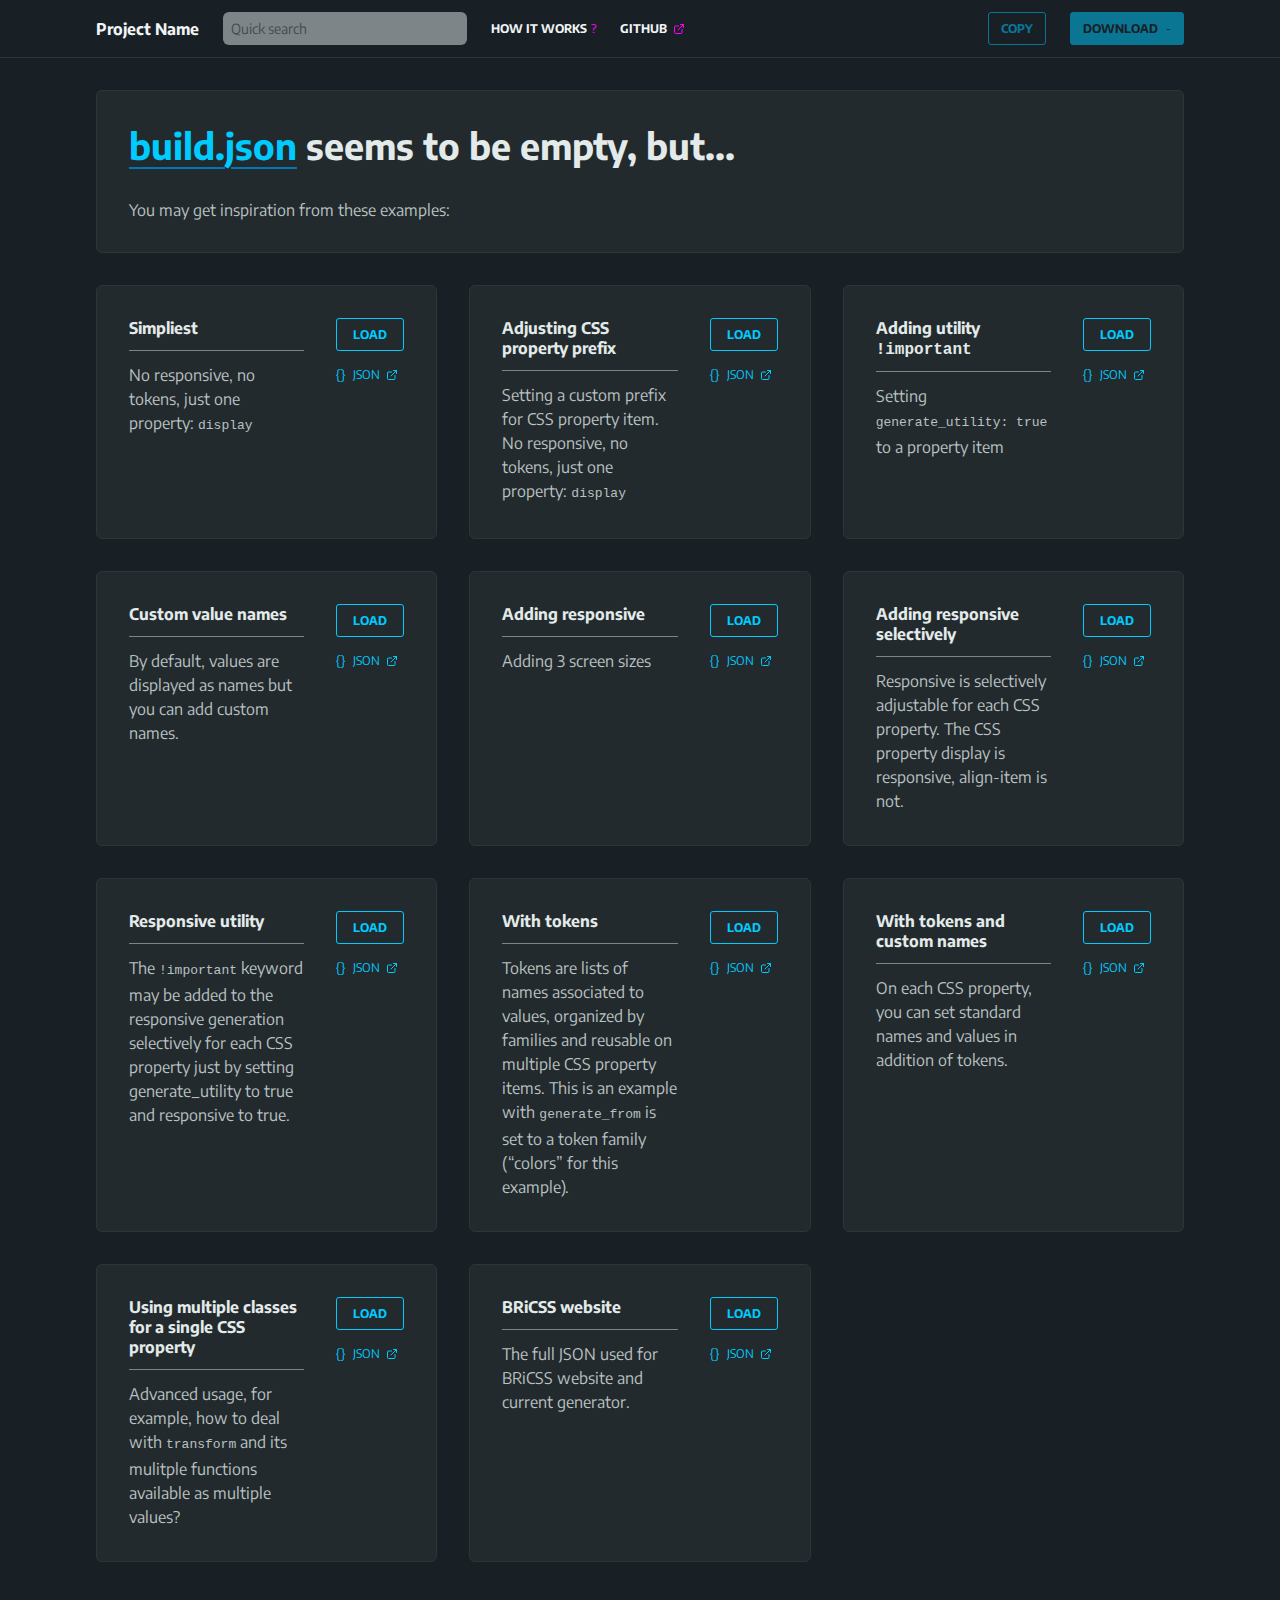
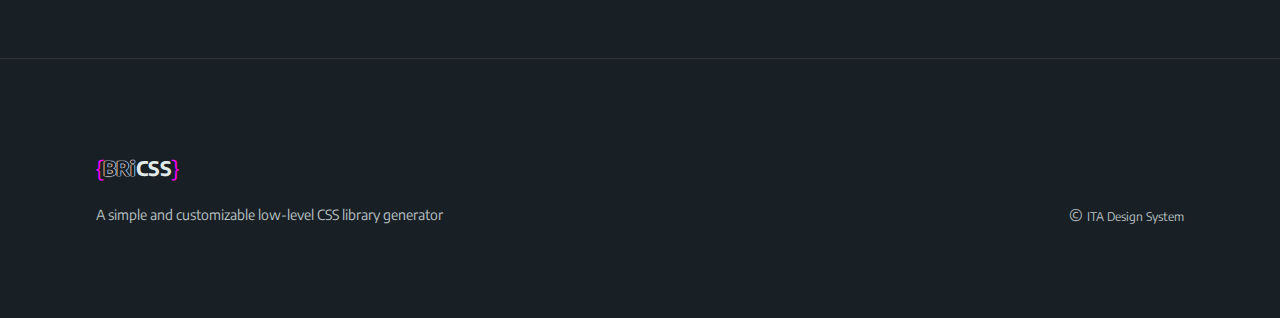
<file: index.html>
<!DOCTYPE html>
<html lang="en">
<head>
    <meta charset="UTF-8">
    <meta http-equiv="X-UA-Compatible" content="IE=edge">
    <meta name="viewport" content="width=device-width, initial-scale=1.0">
    <!-- Replace all "Project Name" instances by your own project name -->
    <title>Project Name</title>

    <meta itemprop="name" content="CSS Classes | Project Name">
    <meta name="description" itemprop="description" content="List of all available CSS classes for Project Name">
    <meta name="application-name" content="CSS Classes | Project Name">
    <link rel="icon" type="image/png" href="./docs/favicon.png">

    <meta name="msapplication-TileColor" content="#182026">
    <meta name="theme-color" content="#182026">

    <!-- Microsoft -->
    <meta http-equiv="x-ua-compatible" content="ie=edge">
    <meta name="msapplication-starturl" content="./">
    <meta name="msapplication-tooltip" content="CSS Classes | Project Name">
    <meta name="msapplication-TileColor" content="#182026">

    <!-- Open Graph -->
    <meta property="og:type" content="website">
    <meta property="og:url" content="./">
    <meta property="og:title" content="CSS Classes | Project Name">
    <meta property="og:description" content="List of all available CSS classes for Project Name">
    <meta property="og:image" content="https://cdn.jsdelivr.net/gh/ita-design-system/ita-medias@main/bricss-og-image.png">


    <!-- Twitter -->
    <meta name="twitter:card" content="summary_large_image">
    <meta name="twitter:title" content="CSS Classes | Project Name">
    <meta name="twitter:description" content="List of all available CSS classes for Project Name">
    <meta name="twitter:url" content="./">
    <meta name="twitter:image" content="https://cdn.jsdelivr.net/gh/ita-design-system/ita-medias@main/bricss-og-image.png">

    <!-- iOS -->
    <meta name="apple-mobile-web-app-title" content="Project Name">
    <meta name="apple-mobile-web-app-capable" content="yes">
    <meta name="apple-mobile-web-app-status-bar-style" content="#182026">

    <!-- Android -->
    <meta name="theme-color" content="#182026">
    <meta name="color-scheme" content="dark">
    <meta name="mobile-web-app-capable" content="yes">

    <meta name="generator" content="Generated by BRiCSS">
    
    <link rel="stylesheet" href="./docs/assets/css/dsg_fonts.css">
    <link rel="stylesheet" href="./docs/assets/css/dsg_core.css">
    <link rel="stylesheet" href="./docs/assets/css/dsg_loader.css">
    <link rel="stylesheet" href="./docs/assets/css/dsg_html5.css">
    <link rel="stylesheet" href="./docs/assets/css/dsg_width-twelves.css">
    <link rel="stylesheet" href="./docs/assets/css/dsg_ellipsis.css">
    <link rel="stylesheet" href="./docs/assets/css/dsg_forms.css">
    <link rel="stylesheet" href="./docs/assets/css/dsg_animations.css">
    <link rel="stylesheet" href="./docs/assets/css/dsg_colors.css">
</head>
<body class="m-0 | ff-lead-400 | bc-primary-700 c-primary-200">
    <div class="d-flex | pos-sticky top-0 left-0 z-3 | bc-primary-700 bbwidth-1 bbstyle-solid bcolor-primary-500" d-none="md,lg">
        <button type="button"
            class="d-flex | pl-5 pr-5 pt-4 pb-4 fs-1 | bc-primary-700 b-0"
            c-toggle="menu"
            title="Toggle menu"
            style="perspective: 5em; transform-style: preserve-3d;">
            <span class="d-flex fd-column gap-1 __animation_3"
                c-toggle-name="menu"
                data-opened-state-class="d-none">
                <span class="pl-5 bbwidth-1 bbstyle-solid bcolor-primary-100"></span>
                <span class="pl-5 bbwidth-1 bbstyle-solid bcolor-primary-100"></span>
                <span class="pl-5 bbwidth-1 bbstyle-solid bcolor-primary-100"></span>
            </span>
            <span class="d-none"
                c-toggle-name="menu"
                data-opened-state-class="d-flex fd-column gap-1 __animation_3">
                <span class="pl-5 bbwidth-1 bbstyle-solid bcolor-primary-100" style="transform: translateY(6px) rotate(45deg)"></span>
                <span class="pl-5 bbwidth-1 bbstyle-solid bcolor-primary-100" style="transform: translateY(1px) rotate(-45deg)"></span>
                <span class="opa-0"></span>
            </span>
        </button>
        <a href="./" class="d-flex ai-center | o-auto | ff-lead-700 fs-4 td-none ws-nowrap | c-primary-100">
            Project Name
        </a>
    </div>
    <header class="d-none--xs d-none--sm d-flex | pos-sticky o-auto | z-2 | bc-primary-700 bbwidth-1 bbstyle-solid bcolor-primary-500"
        jc-space-between="md,lg"
        ai-start="xs,sm"
        fd-column="xs,sm"
        gap-9="mg,lg"
        gap-3="xs,sm"
        top-0="md,lg"
        top-42px="xs,sm"
        pl-9="lg"
        pr-9="lg"
        pl-5="md"
        pr-5="md"
        p-5="xs,sm"
        c-toggle-name="menu"
        data-opened-state-class="d-flex | pos-sticky o-auto | z-2 | bc-primary-700 bbwidth-1 bbstyle-solid bcolor-primary-500">

        <div class="d-flex"
            gap-5="md,lg"
            gap-3="xs,sm"
            fw-wrap="xs,sm"
            ai-center="md,lg">
            <h1 class="d-flex | m-0" d-none="xs,sm">
                <a href="./" class="d-flex ai-center | ff-lead-700 fs-4 td-none | c-primary-100">
                    Project Name
                </a>
            </h1>
            <!-- Search -->
            <form class="d-flex ai-center | pos-relative"
                w-100="xs,sm"
                autocomplete="off"
                onsubmit="event.preventDefault()"
                disabled>
                <input type="search"
                    id="dsg__search__input"
                    class="ff-lead-400 fs-3 | p-2 pr-8 | bc-primary-200 c-primary-700 b-0 brad-2"
                    w-100="xs,sm"
                    oninput="bricss.searchText()"
                    placeholder="Quick search"
                    autofocus>
                <button type="button"
                    id="dsg__search__reset_btn"
                    class="d-none ai-center | pos-absolute top-0 right-0 h-100 | p-0 mr-2 |  b-0 bc-0 c-primary-900 cur-pointer d-flex"
                    onclick="bricss.resetSearch()"
                    title="Clear">
                    <span class="__icon-close pos-absolute right-0 fs-4"></span>
                </button>
            </form>
            <a  href="./docs/"
                title="Get help"
                class="d-flex ai-center gap-1 | fs-2 td-none ff-lead-700 tt-uppercase ws-nowrap | c-primary-100"
                pt-3="xs,sm"
                pb-3="xs,sm">
                How it works<span class="ff-lead-400 c-secondary-500">?</span>          
            </a>
            <!-- Enter Github link or comment/ remove -->
            <a  href="./#your-own-github-link"
                target="_blank"
                title="Open Project Name Github on a new tab"
                class="d-flex ai-center | fs-2 td-none ff-lead-700 tt-uppercase c-primary-100"
                pt-3="xs,sm"
                pb-3="xs,sm">
                Github
                <svg style="height: 1em;" xmlns="http://www.w3.org/2000/svg" width="24" height="24" viewBox="0 0 24 24" fill="none" stroke-width="2" stroke-linecap="round" stroke-linejoin="round" class="feather feather-external-link" stroke="var(--dsg-colors-secondary-500)">
                    <path d="M18 13v6a2 2 0 0 1-2 2H5a2 2 0 0 1-2-2V8a2 2 0 0 1 2-2h6"></path>
                    <polyline points="15 3 21 3 21 9"></polyline>
                    <line x1="10" y1="14" x2="21" y2="3"></line>
                </svg>
            </a>
        </div>
        <nav class="d-flex ai-center | bc-primary-700"
            gap-5="md,lg"
            gap-3="xs,sm">
            <button id="dsg__doc__copy_css_btn"
                type="button"
                class="
                d-flex gap-2
                pl-3 pr-3 pt-2 pb-2
                ff-lead-700 tt-uppercase fs-2 td-none
                bwidth-1 bstyle-solid bcolor-tertiary-500 bc-primary-700 c-tertiary-500 brad-1
                cur-pointer"
                title="Copy CSS content to clipboard"
                onclick="ui.copyToClipboard(bricss._generatedCSS, null, 'CSS content was copied to clipboard')"
                disabled>
                Copy
            </button>
            <a  id="dsg__doc__download_link"
                href="#!"
                class="
                d-flex gap-2
                pl-3 pr-3 pt-2 pb-2
                ff-lead-700 tt-uppercase fs-2 td-none
                bwidth-1 bstyle-solid bcolor-tertiary-500 bc-tertiary-500 c-primary-700 brad-1 opa-5 pe-none"
                mt-3="md,lg"
                mb-3="md,lg"
                download>
                Download <span id="dsg__doc__download_link__file_size" class="ff-lead-400">-</span>
            </a>
        </nav>
    </header>

    <main class="d-flex fd-column gap-6 | pt-6 pl-9 pr-9 mb-9"
        pl-5="sm,md"
        pr-5="sm,md"
        pl-0="xs"
        pr-0="xs">
        <!-- Classes list -->
        <ul id="dsg__doc__standard" class="d-flex fw-wrap gap-6 | m-0 p-0 | ls-none">
            <li class="bwidth-1 bstyle-solid bcolor-primary-500 bc-primary-600 brad-2"
                w-6t="lg"
                w-12t="xs,sm,md"
                style="height: 40vh;">
                <div class="d-flex ai-center jc-center | pos-relative | h-100">
                    <div class="dsg__loader | d-flex | pos-absolute top-50 left-50 t-tX-50 t-tY-50"></div>
                </div>
            </li>
            <li class="bwidth-1 bstyle-solid bcolor-primary-500 bc-primary-600 brad-2"
                w-3t="lg"
                w-12t="xs,sm,md"
                style="height: 40vh;">
                <div class="d-flex ai-center jc-center | pos-relative | h-100">
                    <div class="dsg__loader | d-flex | pos-absolute top-50 left-50 t-tX-50 t-tY-50"></div>
                </div>
            </li>
            <li class="bwidth-1 bstyle-solid bcolor-primary-500 bc-primary-600 brad-2"
                w-3t="lg"
                w-12t="xs,sm,md"
                style="height: 40vh;">
                <div class="d-flex ai-center jc-center | pos-relative | h-100">
                    <div class="dsg__loader | d-flex | pos-absolute top-50 left-50 t-tX-50 t-tY-50"></div>
                </div>
            </li>
            <li class="bwidth-1 bstyle-solid bcolor-primary-500 bc-primary-600 brad-2"
                w-8t="lg"
                w-12t="xs,sm,md"
                style="height: 40vh;">
                <div class="d-flex ai-center jc-center | pos-relative | h-100">
                    <div class="dsg__loader | d-flex | pos-absolute top-50 left-50 t-tX-50 t-tY-50"></div>
                </div>
            </li>
            <li class="bwidth-1 bstyle-solid bcolor-primary-500 bc-primary-600 brad-2"
                w-4t="lg"
                w-12t="xs,sm,md"
                style="height: 40vh;">
                <div class="d-flex ai-center jc-center | pos-relative | h-100">
                    <div class="dsg__loader | d-flex | pos-absolute top-50 left-50 t-tX-50 t-tY-50"></div>
                </div>
            </li>
        </ul>
    </main>

    <footer class="d-flex jc-space-between ai-end gap-9 fw-wrap | w-100 p-9 | btwidth-1 btstyle-solid bcolor-primary-500"
        pl-5="xs,sm,md"
        pr-5="xs,sm,md">
        <div class="d-flex fd-column gap-5">
            <p class="d-flex ai-center | m-0 | fs-5">
                <span class="c-secondary-500">{</span>
                <span class="ff-lead-700 c-primary-700" style="text-shadow: 0px 0px 1px white, 0px 0px 1px white, 0px 0px 1px white, 0px 0px 1px white;">BRi</span>
                <span class="ff-lead-700">CSS</span>
                <span class="c-secondary-500">}</span>
            </p>
            <p class="ff-lead-400 fs-3 | m-0 | lh-6 | c-primary-300">A simple and customizable low-level CSS library generator</p>
        </div>
        <p class="m-0 | c-primary-300">
            &copy;
            <a  class="fs-2 td-none | c-primary-300"
                href="https://github.com/ita-design-system"
                target="_blank">
                ITA Design System
            </a>
        </p>
    </footer>

    <script src="./docs/assets/js/bricss.js"></script>
    <script src="./docs/assets/js/ui.js"></script>
    <script src="./docs/assets/js/c-toggle.js"></script>
    <script src="./docs/assets/js/gototop.js"></script>
</body>

</html>
</file>
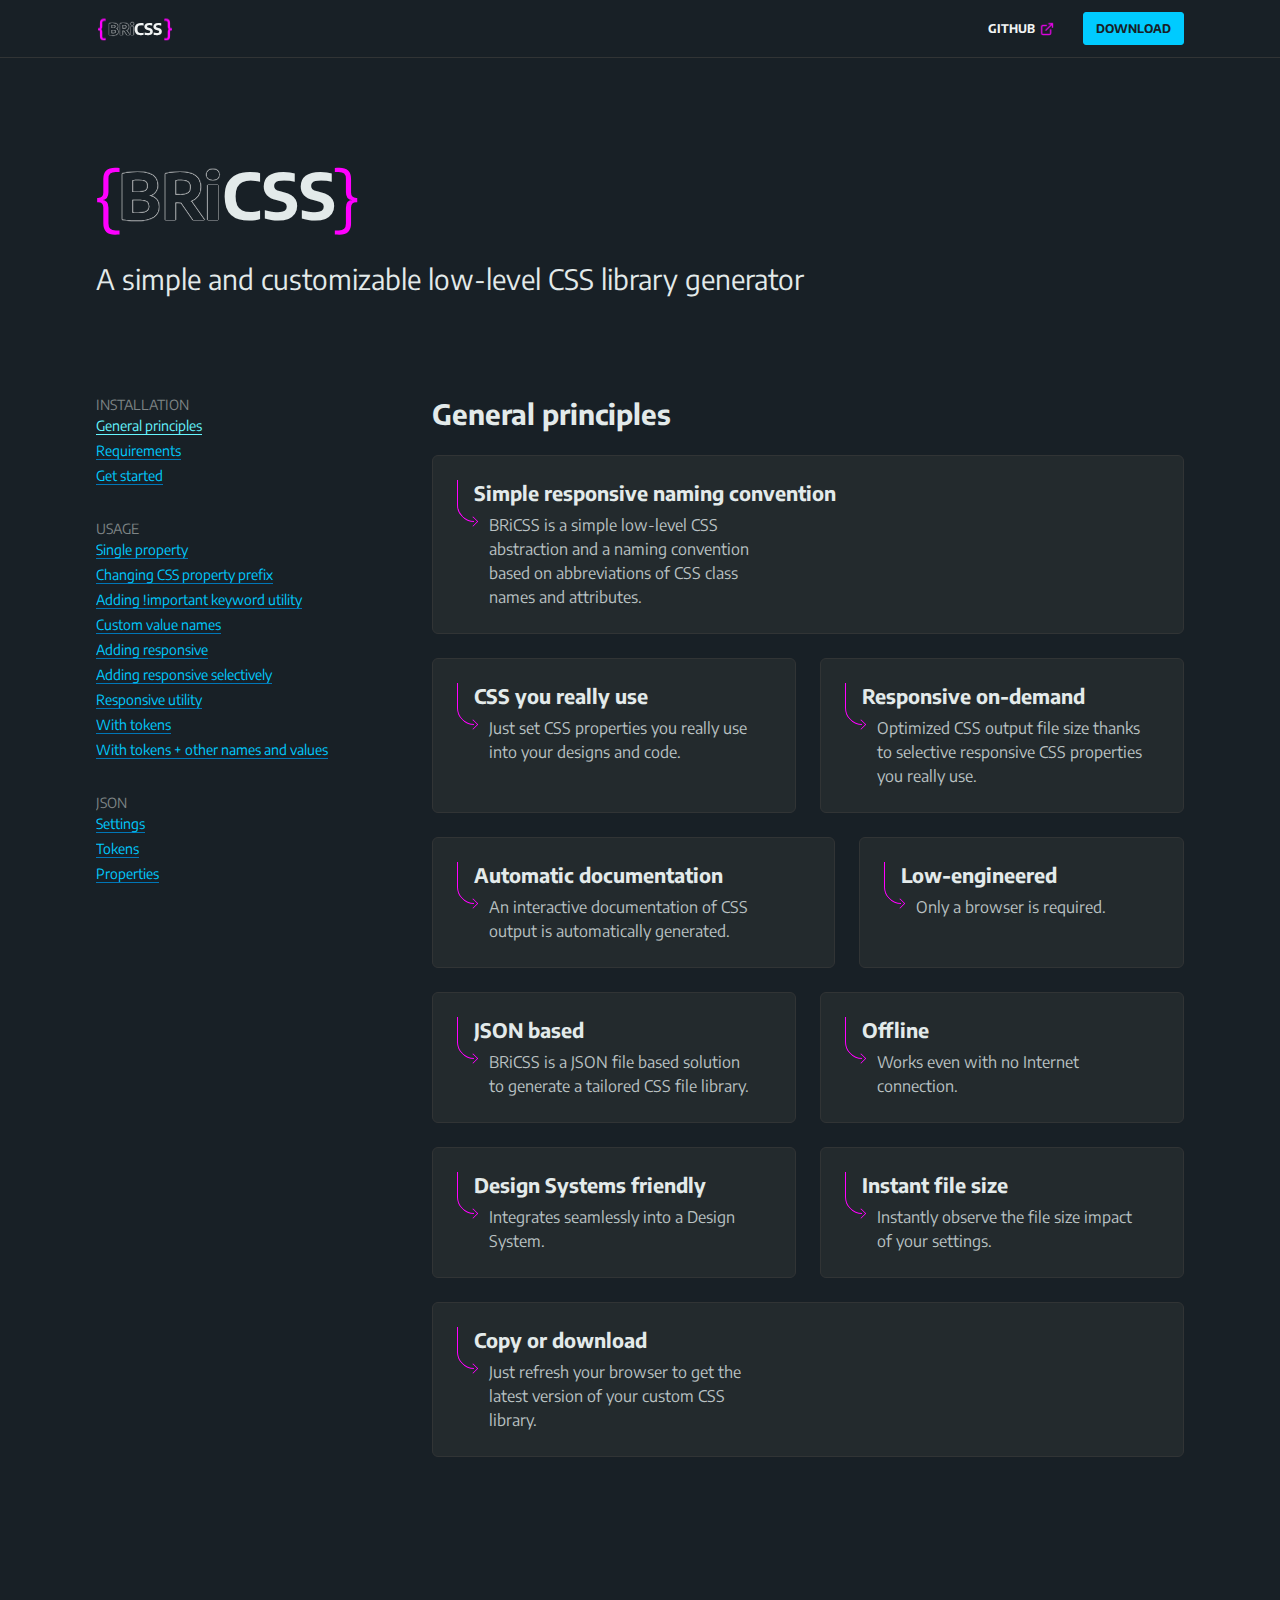
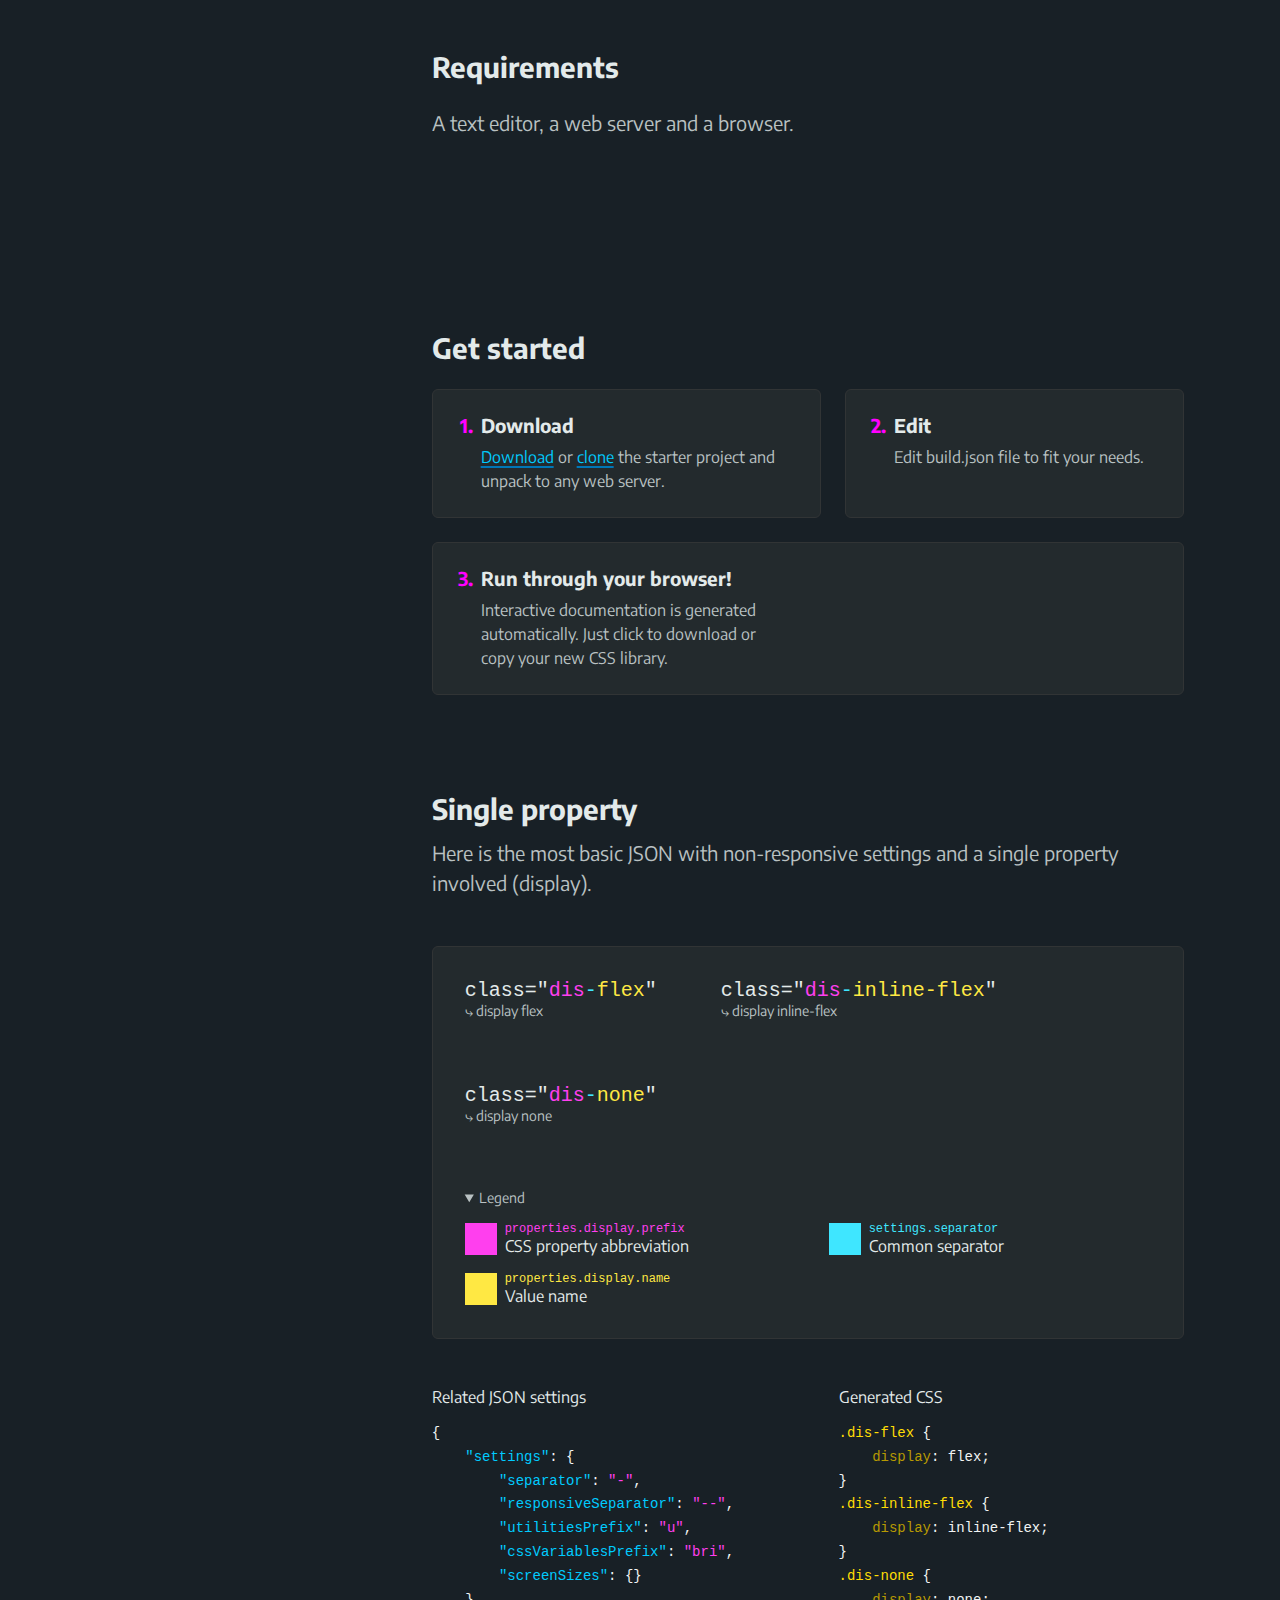
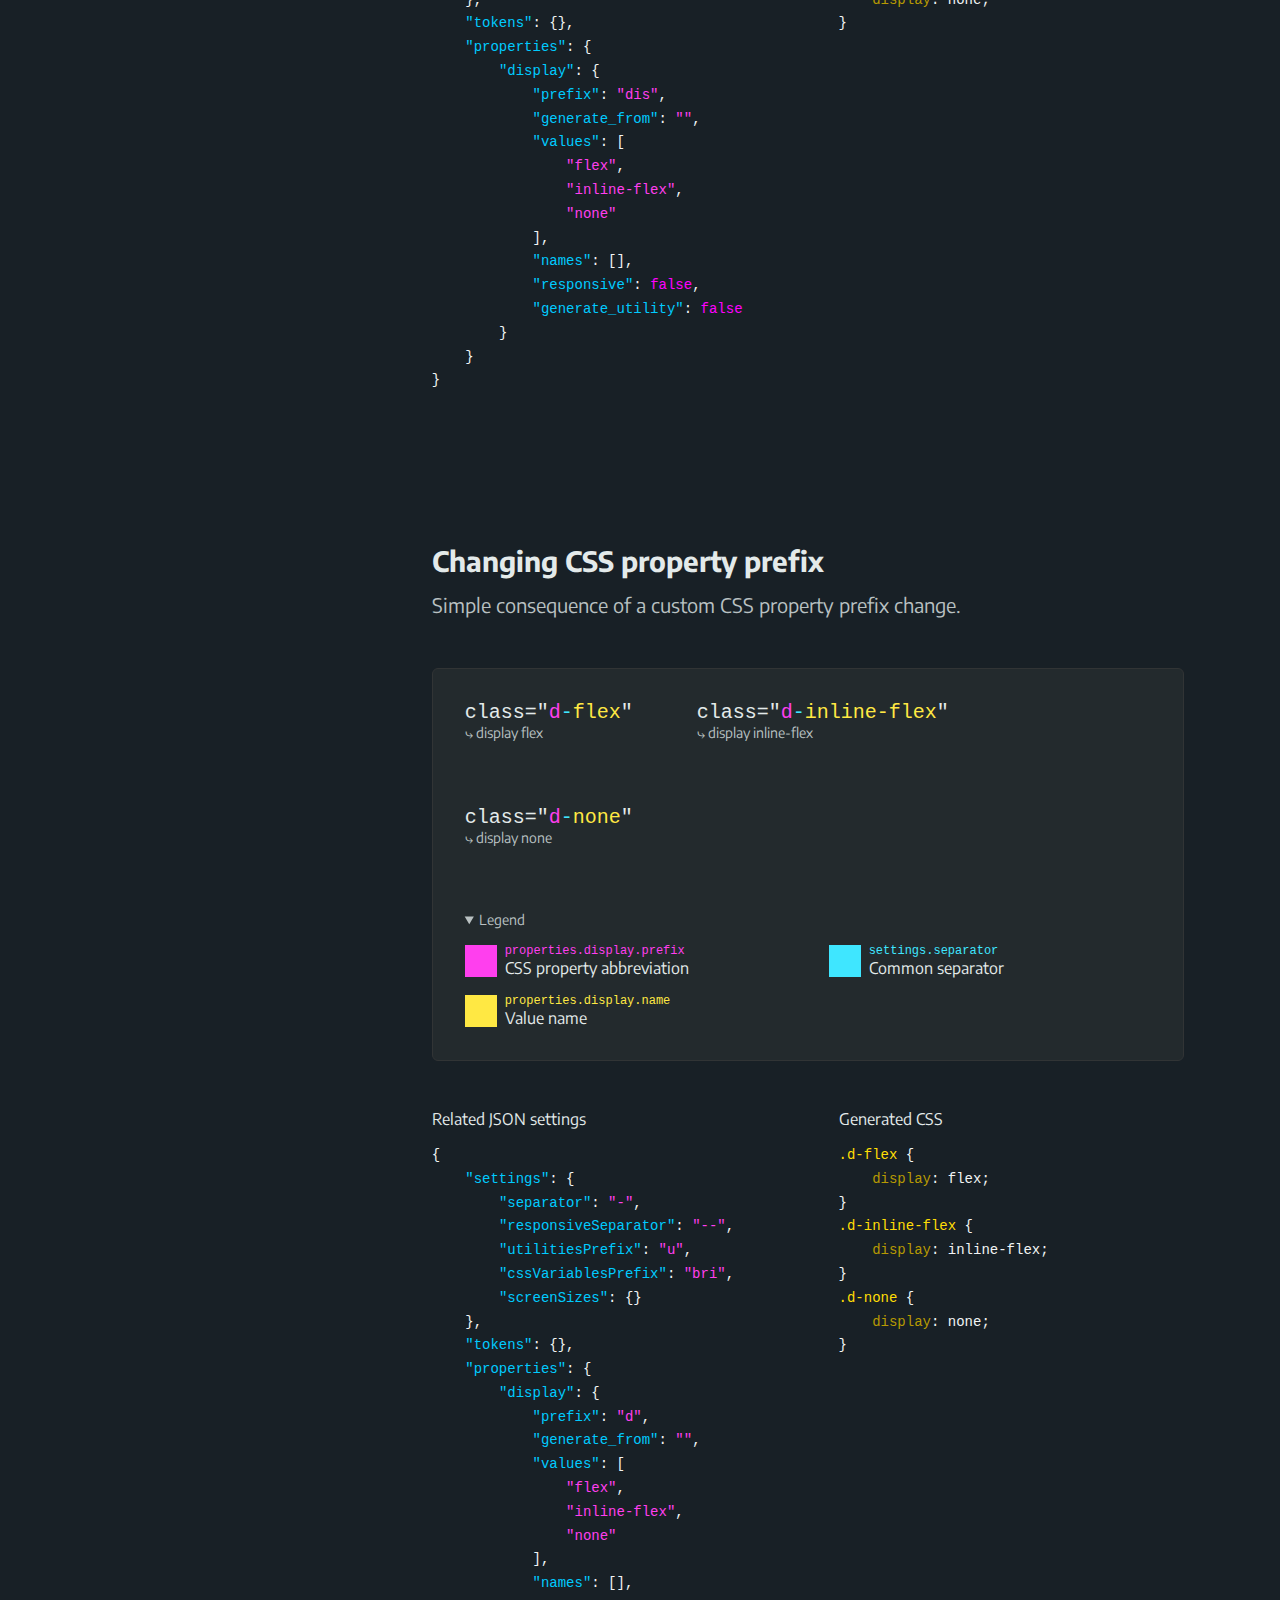
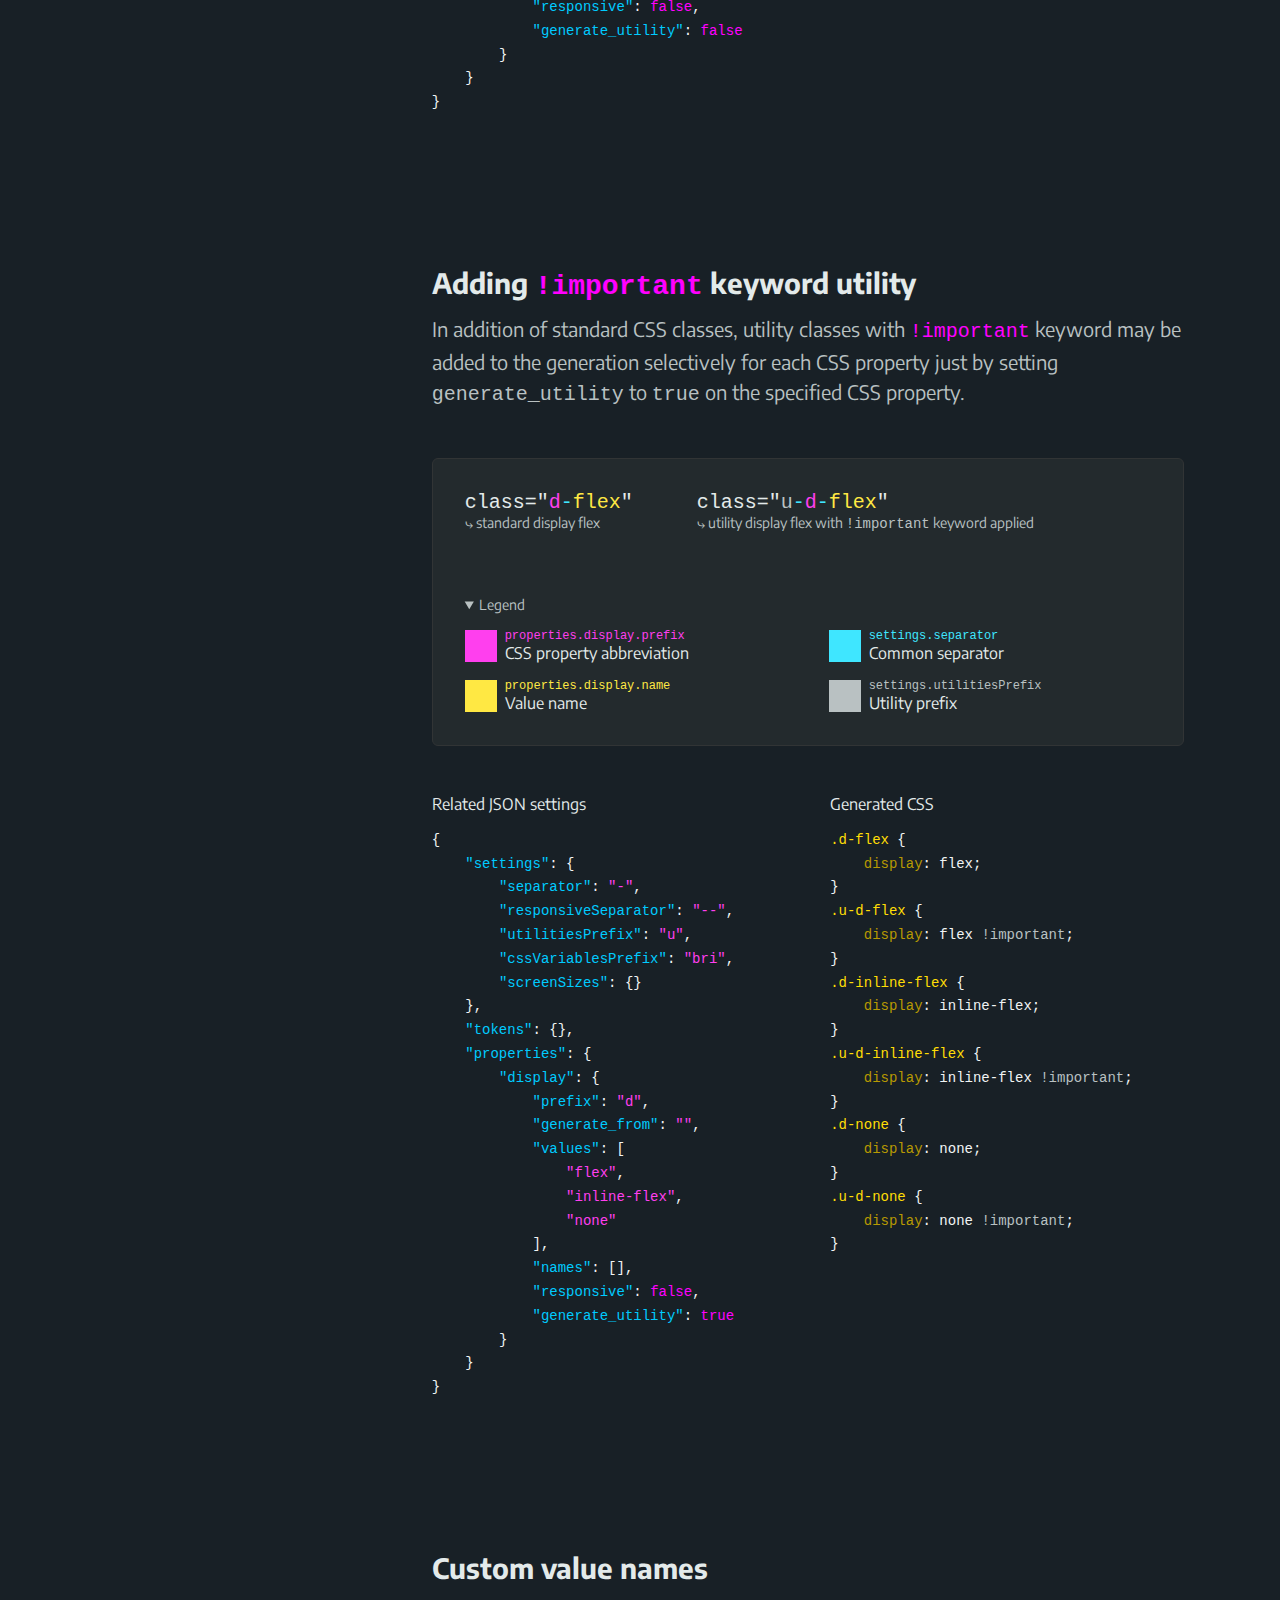
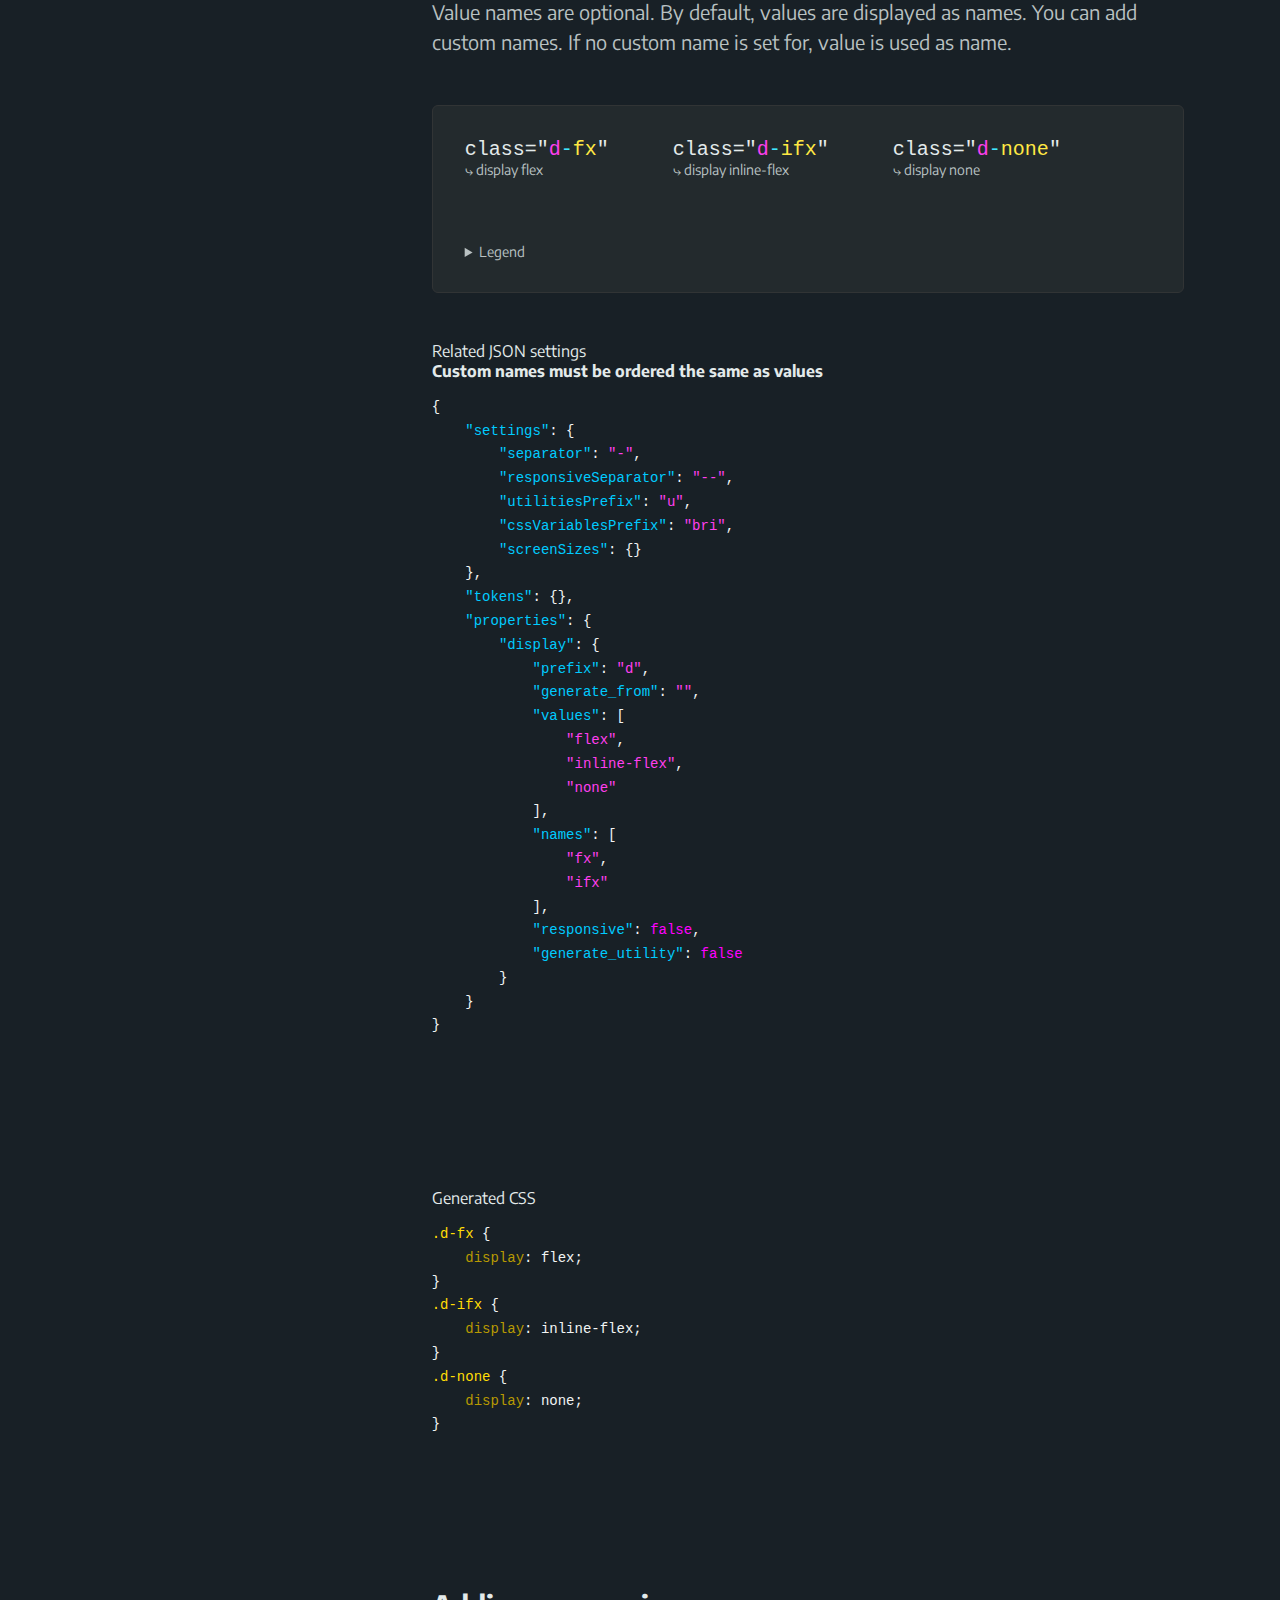
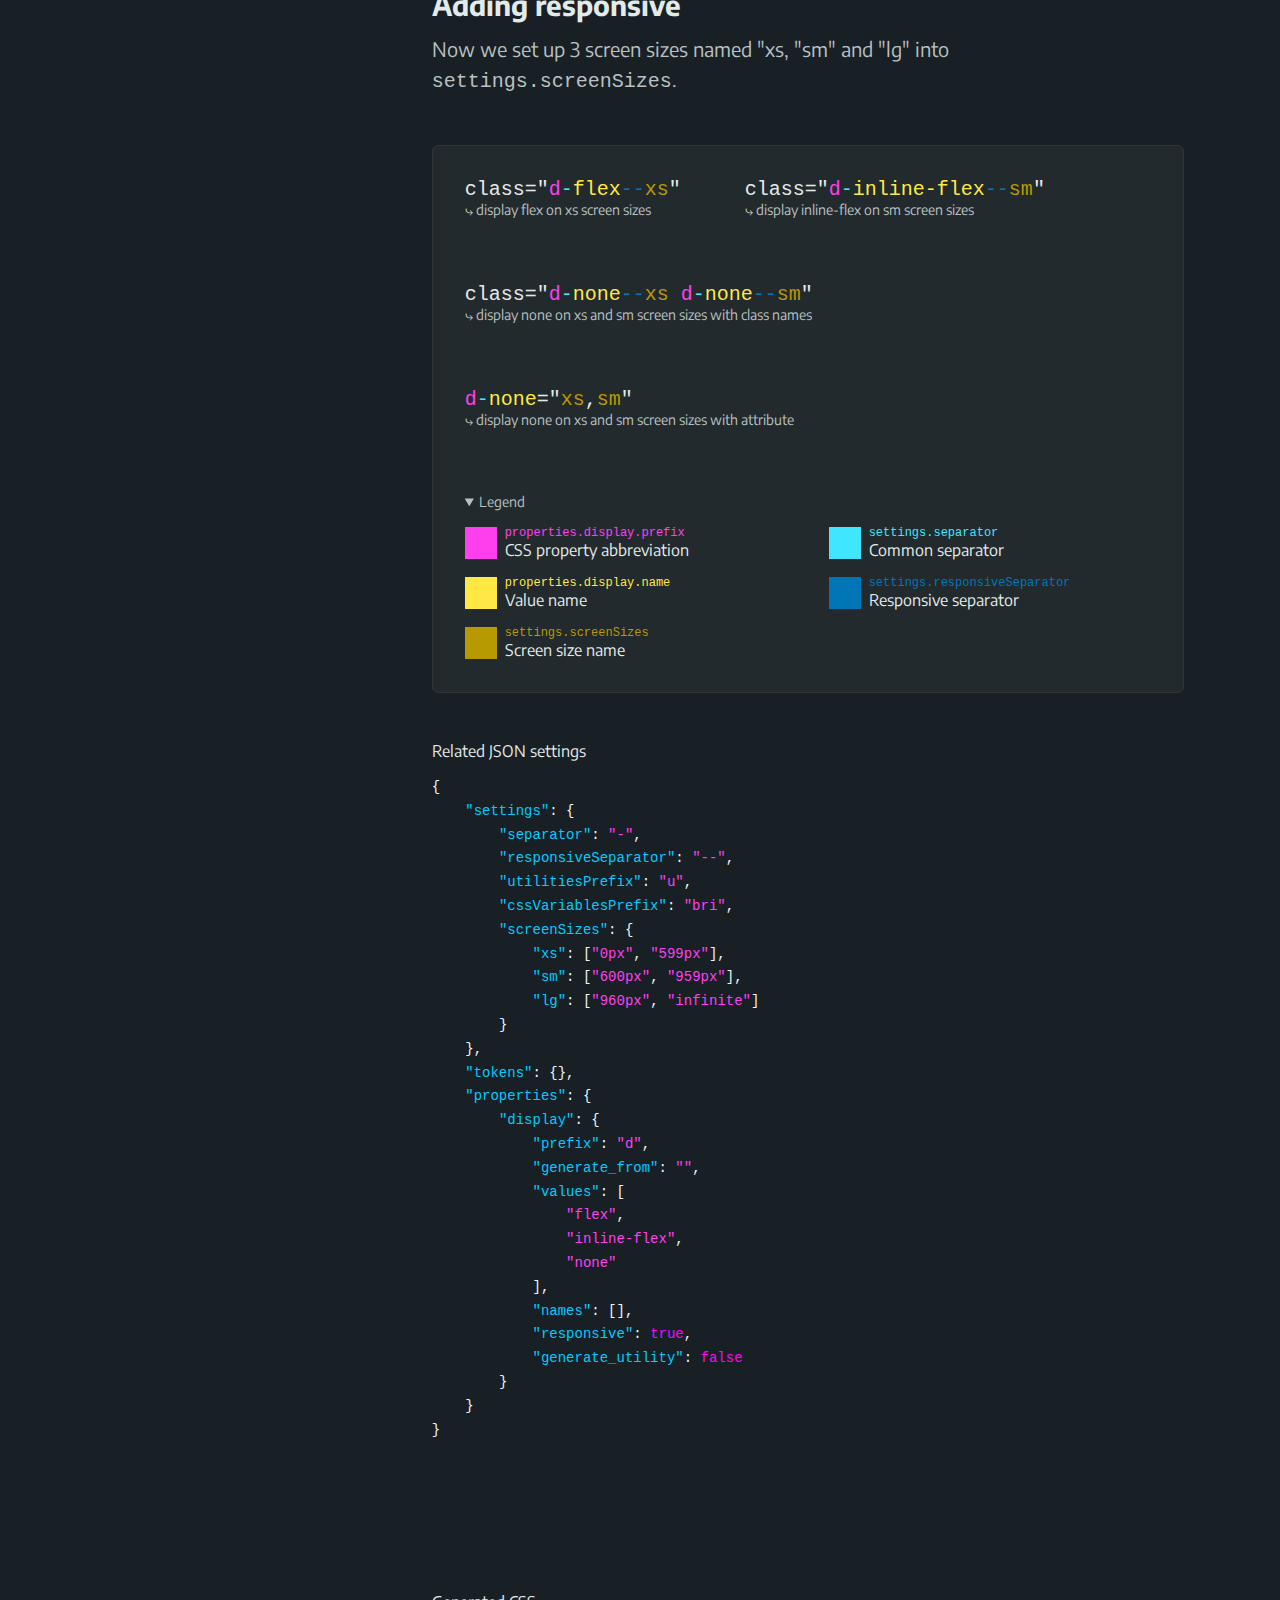
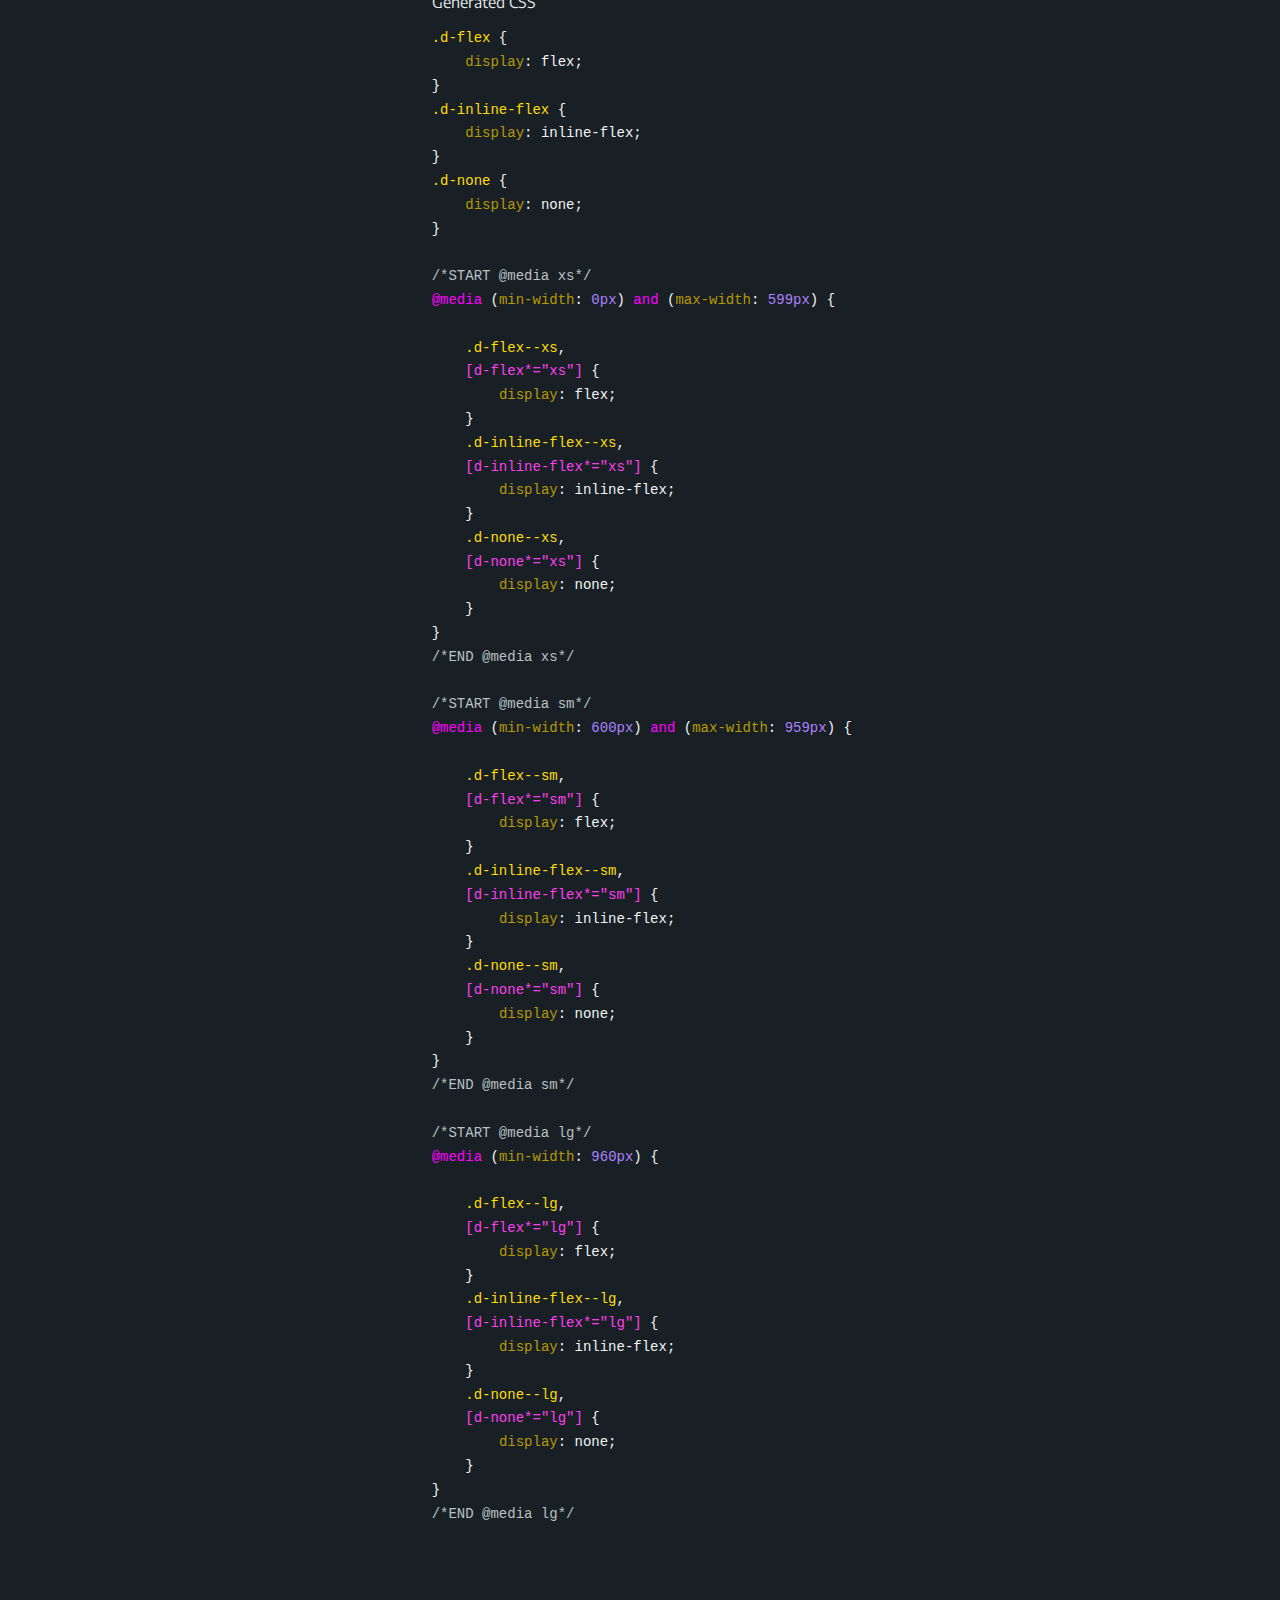
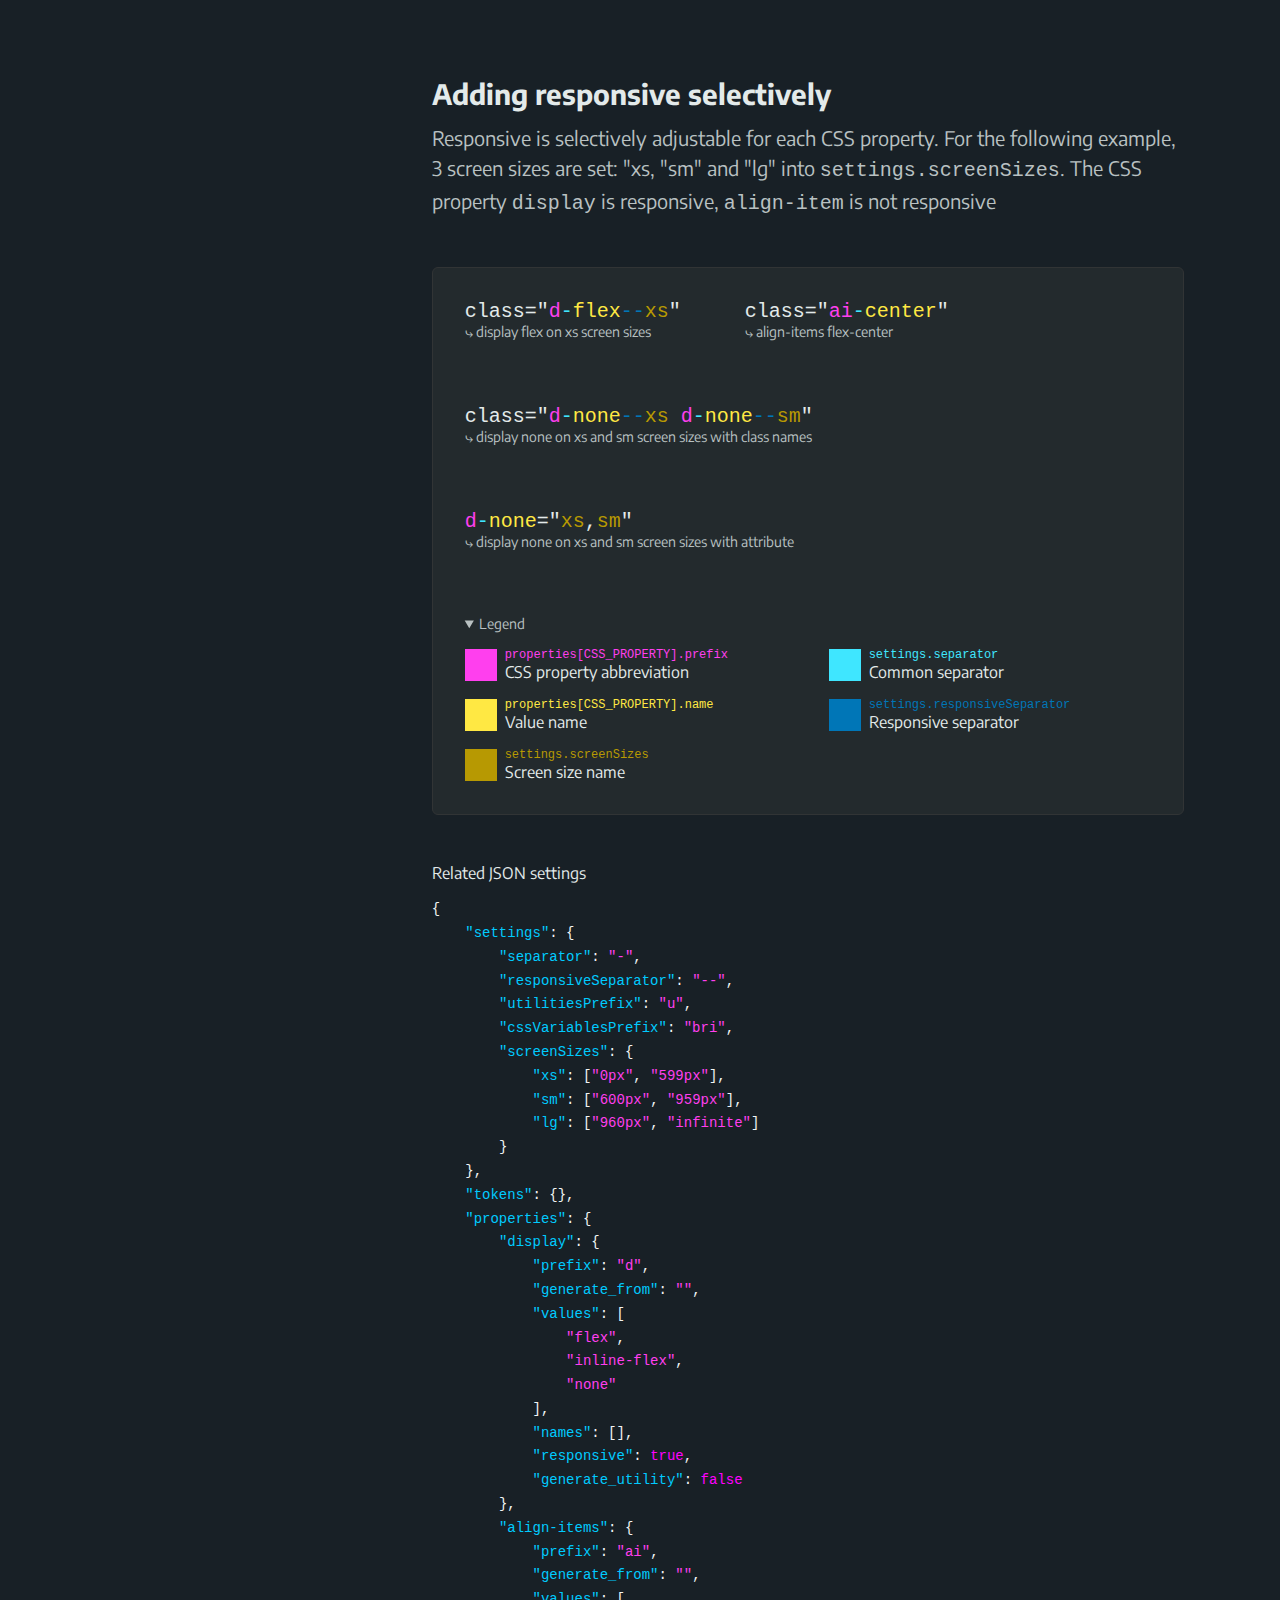
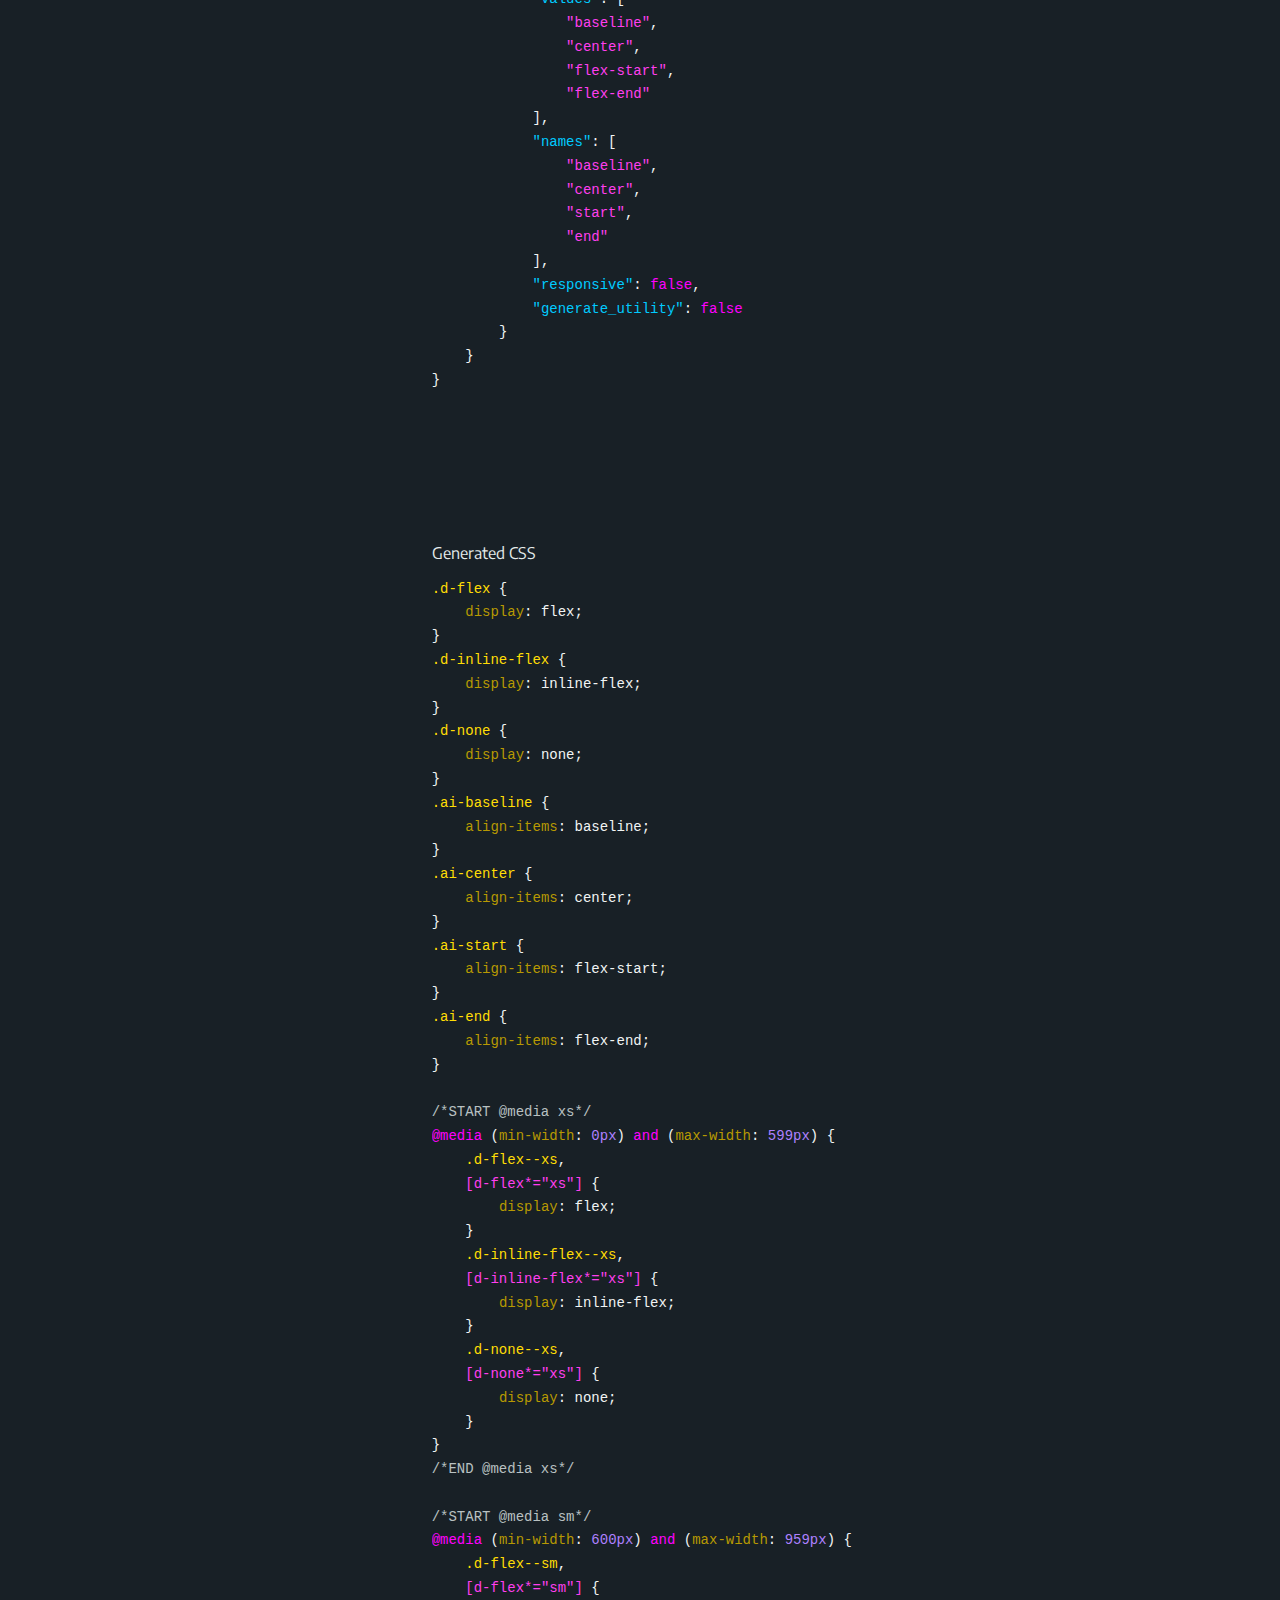
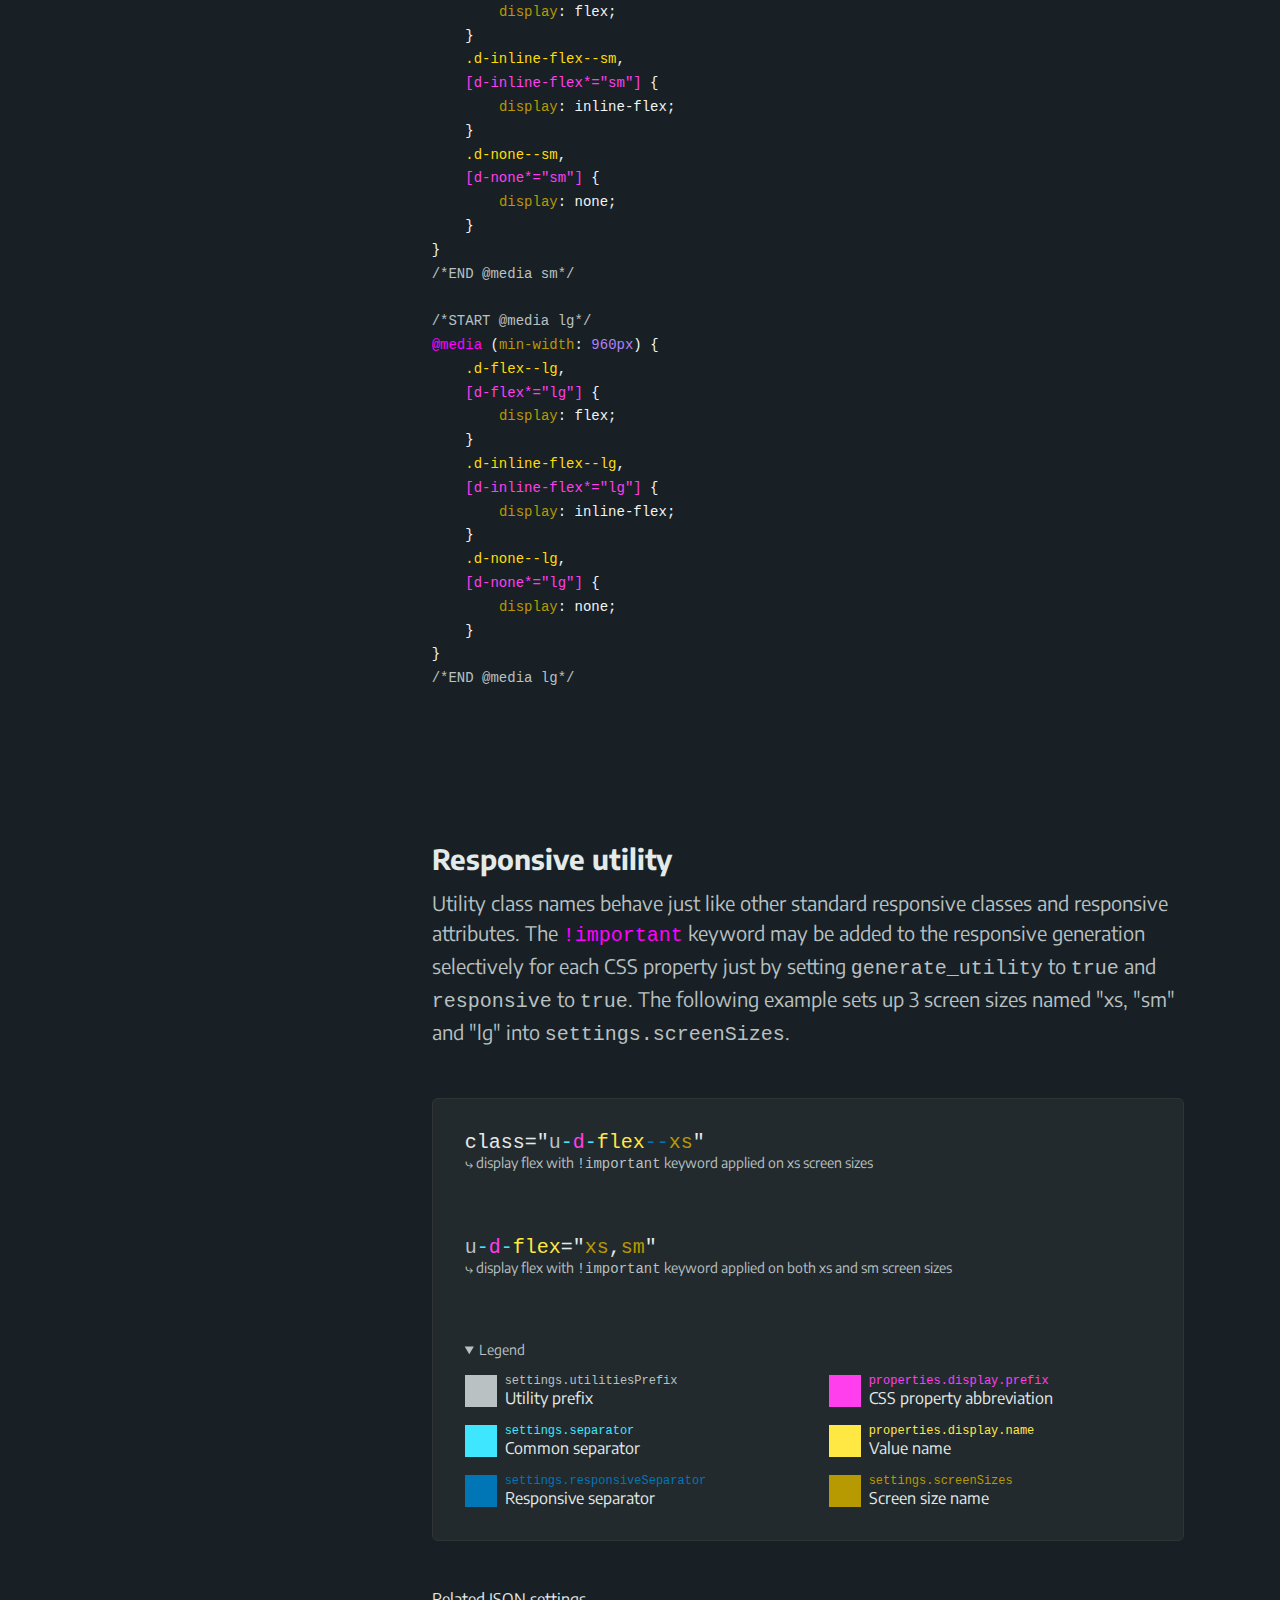
<file: docs/index.html>
<!DOCTYPE html>
<html lang="en">

<head>
    <meta charset="UTF-8">
    <meta http-equiv="X-UA-Compatible" content="IE=edge">
    <meta name="viewport" content="width=device-width, initial-scale=1.0">
    <title>BRiCSS | A simple and customizable low-level CSS library generator</title>

    <meta itemprop="name" content="BRiCSS">
    <meta name="description" itemprop="description" content="A simple and customizable low-level CSS library generator">
    <meta name="application-name" content="BRiCSS">
    <meta name="author" content="01ivier 3lanc">
    <link rel="icon" type="image/png" href="./favicon.png">

    <meta name="msapplication-TileColor" content="#182026">
    <meta name="theme-color" content="#182026">

    <!-- Microsoft -->
    <meta http-equiv="x-ua-compatible" content="ie=edge">
    <meta name="msapplication-starturl" content="https://ita-design-system.github.io/bricss/">
    <meta name="msapplication-tooltip" content="BRiCSS">
    <meta name="msapplication-TileColor" content="#182026">

    <!-- Open Graph -->
    <meta property="og:type" content="website">
    <meta property="og:url" content="https://ita-design-system.github.io/bricss/">
    <meta property="og:title" content="BRiCSS">
    <meta property="og:description" content="A simple and customizable low-level CSS library generator">
    <meta property="og:image" content="https://cdn.jsdelivr.net/gh/ita-design-system/ita-medias@main/bricss-og-image.png">


    <!-- Twitter -->
    <meta name="twitter:card" content="summary_large_image">
    <meta name="twitter:title" content="BRiCSS">
    <meta name="twitter:description" content="A simple and customizable low-level CSS library generator">
    <meta name="twitter:url" content="https://ita-design-system.github.io/bricss/">
    <meta name="twitter:image" content="https://cdn.jsdelivr.net/gh/ita-design-system/ita-medias@main/bricss-og-image.png">

    <!-- iOS -->
    <meta name="apple-mobile-web-app-title" content="BRiCSS">
    <meta name="apple-mobile-web-app-capable" content="yes">
    <meta name="apple-mobile-web-app-status-bar-style" content="#182026">

    <!-- Android -->
    <meta name="theme-color" content="#182026">
    <meta name="color-scheme" content="dark">
    <meta name="mobile-web-app-capable" content="yes">
    
    <link rel="stylesheet" href="./assets/css/dsg_fonts.css">
    <link rel="stylesheet" href="./assets/css/dsg_core.css">
    <link rel="stylesheet" href="./assets/css/dsg_loader.css">
    <link rel="stylesheet" href="./assets/css/dsg_html5.css">
    <link rel="stylesheet" href="./assets/css/dsg_width-twelves.css">
    <link rel="stylesheet" href="./assets/css/dsg_ellipsis.css">
    <link rel="stylesheet" href="./assets/css/dsg_forms.css">
    <link rel="stylesheet" href="./assets/css/dsg_animations.css">
    <link rel="stylesheet" href="./assets/css/dsg_colors.css">
    <link rel="stylesheet" href="./assets/css/monokai-sublime-customized.css">
</head>
<body class="m-0 | ff-lead-400 | bc-primary-700 c-primary-200">
    <header class="d-flex | o-auto | pos-sticky top-0 z-2 | bc-primary-700 bbwidth-1 bbstyle-solid bcolor-primary-500"
        gap-7="lg"
        pl-9="lg"
        pr-9="lg"
        pr-5="xs,sm,md">
        <button type="button"
            id="dsg__toc_menu_btn"
            class="d-flex | pos-sticky left-0 z-1 | p-5 fs-1 ff-lead-400 tt-uppercase | bc-primary-700 b-0"
            d-none="lg"
            c-toggle="toc"
            data-dismiss="true"
            title="Toggle menu"
            style="perspective: 5em; transform-style: preserve-3d;">
            <span class="d-flex fd-column gap-1 __animation_3"
                c-toggle-name="toc"
                data-opened-state-class="d-none">
                <span class="pl-5 bbwidth-1 bbstyle-solid bcolor-primary-100"></span>
                <span class="pl-5 bbwidth-1 bbstyle-solid bcolor-primary-100"></span>
                <span class="pl-5 bbwidth-1 bbstyle-solid bcolor-primary-100"></span>
            </span>
            <span class="d-none"
                c-toggle-name="toc"
                data-opened-state-class="d-flex fd-column gap-1 __animation_3">
                <span class="pl-5 bbwidth-1 bbstyle-solid bcolor-primary-100" style="transform: translateY(6px) rotate(45deg)"></span>
                <span class="pl-5 bbwidth-1 bbstyle-solid bcolor-primary-100" style="transform: translateY(1px) rotate(-45deg)"></span>
                <span class="opa-0"></span>
            </span>
        </button>
        <h1 class="d-flex | pos-relative | m-0 pl-3 pr-3">
            <a href="./" class="d-flex ai-center | pos-relative | ff-lead-700 fs-4 td-none ws-nowrap | c-primary-100 | __animation_1">
                <span class="ff-lead-700 c-primary-700" style="text-shadow: 0px 0px 1px white, 0px 0px 1px white;">BRi</span>CSS
            </a>
        </h1>
        <nav class="d-flex jc-end ai-center gap-5 fg-1">
            <a  href="https://github.com/ita-design-system/bricss"
                target="_blank"
                title="Open BRiCSS Github on a new tab"
                class="d-flex ai-center gap- | fs-2 td-none ff-lead-700 tt-uppercase c-primary-100">
                Github
                <svg xmlns="http://www.w3.org/2000/svg" width="24" height="24" viewBox="0 0 24 24" fill="none" stroke-width="2" stroke-linecap="round" stroke-linejoin="round" class="feather feather-external-link" style="scale: 0.6;" stroke="var(--dsg-colors-secondary-500)">
                    <path d="M18 13v6a2 2 0 0 1-2 2H5a2 2 0 0 1-2-2V8a2 2 0 0 1 2-2h6"></path>
                    <polyline points="15 3 21 3 21 9"></polyline>
                    <line x1="10" y1="14" x2="21" y2="3"></line>
                </svg>
            </a>
            <a  href="https://github.com/ita-design-system/bricss/archive/refs/heads/main.zip"
                class="
                d-flex gap-2
                pl-3 pr-3 pt-2 pb-2 mt-3 mb-3
                ff-lead-700 tt-uppercase fs-2 td-none
                bwidth-1 bstyle-solid bcolor-tertiary-500 bc-tertiary-500 c-primary-700 brad-1"
                title="Download the latest version .zip"
                mt-3="lg"
                mb-3="lg"
                d-none="xs"
                download>
                Download
            </a>
        </nav>
    </header>
    
    <div class="d-flex fd-column">
        <header class="d-flex fd-column gap-5 | w-100 pl-9 pr-9 pt-9"
            pl-5="xs,sm,md"
            pr-5="xs,sm,md">
            <h1 class="d-flex ai-center | m-0 | fs-9">
                <span class="ff-lead-400 | c-secondary-500">{</span>
                <span class="ff-lead-700 c-primary-700" style="text-shadow: 0px 0px 1px white, 0px 0px 1px white, 0px 0px 1px white, 0px 0px 1px white;">BRi</span>
                <span class="ff-lead-700">CSS</span>
                <span class="ff-lead-400 | c-secondary-500">}</span>
            </h1>
            <p class="ff-lead-400 fs-6 | m-0 | lh-6" fs-6="xs">A simple and customizable low-level CSS library generator</p>
        </header>

        <div class="d-flex ai-start"
            fd-column="xs,sm,md"
            gap-9="lg"
            pl-9="lg"
            pl-5="xs,sm,md"
            pr-5="xs,sm,md">
            
            <menu id="dsg__toc_menu_ctn"
                class="d-flex gap-6 d-none--xs d-none--sm d-none--md | top-0 z-1 | w-100 m-0 pl-0 o-auto | bc-primary-700 bbwidth-1 bbstyle-solid bcolor-primary-500 ls-none"
                fd-column="lg"
                pos-fixed="xs,sm,md"
                pos-sticky="lg"
                top-0="xs,sm,md"
                left-0="xs,sm,md"
                mt-7="xs,sm,md"
                pt-9="lg"
                pb-9="lg"
                maxw-20em="lg"
                bb-0="lg"
                c-toggle-name="toc"
                data-opened-state-class="d-flex gap-6 | top-0 z-1 | w-100 m-0 pl-0 o-auto | bc-primary-700 bbwidth-1 bbstyle-solid bcolor-primary-500 ls-none"
                style="max-height: calc(100vh - 60px);">
                <li w-100="xs,sm,md">
                    <p class="m-0 | fs-3 tt-uppercase | c-primary-400" pl-5="xs,sm,md" pt-5="xs,sm,md" pb-2="xs,sm,md" fs-1="xs,sm,md">Installation</p>
                    <menu class="d-flex | m-0 p-0 w-100 o-auto | ls-none | MENU"
                        gap-6="xs,sm,md"
                        fd-column="lg"
                        pl-5="xs,sm,md"
                        pr-5="xs,sm,md"
                        pb-5="xs,sm,md"
                        fs-3="lg"
                        fs-2="xs,sm,md">
                        <li><a href="#general-principles">General principles</a></li>
                        <li><a href="#requirements">Requirements</a></li>
                        <li><a href="#get-started">Get started</a></li>
                    </menu>
                </li>
                <li w-100="xs,sm,md">
                    <p class="m-0 | fs-3 tt-uppercase | c-primary-400" pl-5="xs,sm,md" pt-5="xs,sm,md" pb-2="xs,sm,md" fs-1="xs,sm,md">Usage</p>
                    <menu class="d-flex | m-0 p-0 w-100 o-auto | ls-none | MENU"
                        gap-6="xs,sm,md"
                        fd-column="lg"
                        pl-5="xs,sm,md"
                        pr-5="xs,sm,md"
                        pb-5="xs,sm,md"
                        fs-3="lg"
                        fs-2="xs,sm,md">
                        <li><a href="#single-property">Single property</a></li>
                        <li><a href="#changing-css-property-prefix">Changing CSS property prefix</a></li>
                        <li><a href="#adding-important-keyword-utility">Adding !important keyword utility</a></li>
                        <li><a href="#custom-value-names">Custom value names</a></li>
                        <li><a href="#adding-responsive">Adding responsive</a></li>
                        <li><a href="#adding-responsive-selectively">Adding responsive selectively</a></li>
                        <li><a href="#responsive-utility">Responsive utility</a></li>
                        <li><a href="#with-tokens">With tokens</a></li>
                        <li><a href="#with-tokens-other-names-and-values">With tokens + other names and values</a></li>
                    </menu>
                </li>
                <li w-100="xs,sm,md">
                    <p class="m-0 | fs-3 tt-uppercase | c-primary-400" pl-5="xs,sm,md" pt-5="xs,sm,md" pb-2="xs,sm,md" fs-1="xs,sm,md">JSON</p>
                    <menu class="d-flex | m-0 p-0 w-100 o-auto | ls-none | MENU"
                        gap-6="xs,sm,md"
                        fd-column="lg"
                        pl-5="xs,sm,md"
                        pr-5="xs,sm,md"
                        pb-5="xs,sm,md"
                        fs-3="lg"
                        fs-2="xs,sm,md">
                        <li><a href="#json-settings">Settings</a></li>
                        <li><a href="#json-tokens">Tokens</a></li>
                        <li><a href="#json-properties">Properties</a></li>
                    </menu>
                </li>
            </menu>

            <main class="d-flex fd-column gap-9" w-100="xs,sm" pr-9="lg">
                <article id="general-principles"
                    c-scrollspy="anchors"
                    class="d-flex fd-column gap-5 | pt-9 scrollmt-7" scrollmt-96px="xs,sm,md">
                    <h2 class="m-0 | ff-lead-700 fs-6">General principles</h2>
                    <ul class="d-flex gap-5 fw-wrap | m-0 p-0 | ls-none">
                        <li class="d-flex fd-column fg-1 | p-5 | bwidth-1 bstyle-solid bcolor-primary-500 bc-primary-600 brad-2">
                            <h3 class="m-0 pl-4 | fs-5 ff-lead-700 | blwidth-1 blstyle-solid bcolor-secondary-500">Simple responsive naming convention</h3>
                            <p class="d-flex | m-0 pt-2 maxw-30ch | pos-relative | pl-6 | fs-4 lh-6 | c-primary-300">
                                <span class="d-flex | pos-absolute top-0 left-0 | p-4 | __icon-arrow-down-curved-right"></span>
                                BRiCSS is a simple low-level CSS abstraction and a naming convention based on abbreviations of CSS class names and attributes.
                            </p>
                        </li>
                        <li class="d-flex fd-column fg-1 | p-5 | bwidth-1 bstyle-solid bcolor-primary-500 bc-primary-600 brad-2">
                            <h3 class="m-0 pl-4 | fs-5 ff-lead-700 | blwidth-1 blstyle-solid bcolor-secondary-500">CSS you really use</h3>
                            <p class="d-flex | m-0 pt-2 maxw-30ch | pos-relative | pl-6 | fs-4 lh-6 | c-primary-300">
                                <span class="d-flex | pos-absolute top-0 left-0 | p-4 | __icon-arrow-down-curved-right"></span>
                                Just set CSS properties you really use into your designs and code.
                            </p>
                        </li>
                        <li class="d-flex fd-column fg-1 | p-5 | bwidth-1 bstyle-solid bcolor-primary-500 bc-primary-600 brad-2">
                            <h3 class="m-0 pl-4 | fs-5 ff-lead-700 | blwidth-1 blstyle-solid bcolor-secondary-500">Responsive on-demand</h3>
                            <p class="d-flex | m-0 pt-2 maxw-30ch | pos-relative | pl-6 | fs-4 lh-6 | c-primary-300">
                                <span class="d-flex | pos-absolute top-0 left-0 | p-4 | __icon-arrow-down-curved-right"></span>
                                Optimized CSS output file size thanks to selective responsive CSS properties you really use.
                            </p>
                        </li>
                        <li class="d-flex fd-column fg-1 | p-5 | bwidth-1 bstyle-solid bcolor-primary-500 bc-primary-600 brad-2">
                            <h3 class="m-0 pl-4 | fs-5 ff-lead-700 | blwidth-1 blstyle-solid bcolor-secondary-500">Automatic documentation</h3>
                            <p class="d-flex | m-0 pt-2 maxw-30ch | pos-relative | pl-6 | fs-4 lh-6 | c-primary-300">
                                <span class="d-flex | pos-absolute top-0 left-0 | p-4 | __icon-arrow-down-curved-right"></span>
                                An interactive documentation of CSS output is automatically generated.
                            </p>
                        </li>
                        <li class="d-flex fd-column fg-1 | p-5 | bwidth-1 bstyle-solid bcolor-primary-500 bc-primary-600 brad-2">
                            <h3 class="m-0 pl-4 | fs-5 ff-lead-700 | blwidth-1 blstyle-solid bcolor-secondary-500">Low-engineered</h3>
                            <p class="d-flex | m-0 pt-2 maxw-30ch | pos-relative | pl-6 | fs-4 lh-6 | c-primary-300">
                                <span class="d-flex | pos-absolute top-0 left-0 | p-4 | __icon-arrow-down-curved-right"></span>
                                Only a browser is required.
                            </p>
                        </li>
                        <li class="d-flex fd-column fg-1 | p-5 | bwidth-1 bstyle-solid bcolor-primary-500 bc-primary-600 brad-2">
                            <h3 class="m-0 pl-4 | fs-5 ff-lead-700 | blwidth-1 blstyle-solid bcolor-secondary-500">JSON based</h3>
                            <p class="d-flex | m-0 pt-2 maxw-30ch | pos-relative | pl-6 | fs-4 lh-6 | c-primary-300">
                                <span class="d-flex | pos-absolute top-0 left-0 | p-4 | __icon-arrow-down-curved-right"></span>
                                BRiCSS is a JSON file based solution to generate a tailored CSS file library.
                            </p>
                        </li>
                        <li class="d-flex fd-column fg-1 | p-5 | bwidth-1 bstyle-solid bcolor-primary-500 bc-primary-600 brad-2">
                            <h3 class="m-0 pl-4 | fs-5 ff-lead-700 | blwidth-1 blstyle-solid bcolor-secondary-500">Offline</h3>
                            <p class="d-flex | m-0 pt-2 maxw-30ch | pos-relative | pl-6 | fs-4 lh-6 | c-primary-300">
                                <span class="d-flex | pos-absolute top-0 left-0 | p-4 | __icon-arrow-down-curved-right"></span>
                                Works even with no Internet connection.
                            </p>
                        </li>
                        <li class="d-flex fd-column fg-1 | p-5 | bwidth-1 bstyle-solid bcolor-primary-500 bc-primary-600 brad-2">
                            <h3 class="m-0 pl-4 | fs-5 ff-lead-700 | blwidth-1 blstyle-solid bcolor-secondary-500">Design Systems friendly</h3>
                            <p class="d-flex | m-0 pt-2 maxw-30ch | pos-relative | pl-6 | fs-4 lh-6 | c-primary-300">
                                <span class="d-flex | pos-absolute top-0 left-0 | p-4 | __icon-arrow-down-curved-right"></span>
                                Integrates seamlessly into a Design System.
                            </p>
                        </li>
                        <li class="d-flex fd-column fg-1 | p-5 | bwidth-1 bstyle-solid bcolor-primary-500 bc-primary-600 brad-2">
                            <h3 class="m-0 pl-4 | fs-5 ff-lead-700 | blwidth-1 blstyle-solid bcolor-secondary-500">Instant file size</h3>
                            <p class="d-flex | m-0 pt-2 maxw-30ch | pos-relative | pl-6 | fs-4 lh-6 | c-primary-300">
                                <span class="d-flex | pos-absolute top-0 left-0 | p-4 | __icon-arrow-down-curved-right"></span>
                                Instantly observe the file size impact of your settings.
                            </p>
                        </li>
                        <li class="d-flex fd-column fg-1 | p-5 | bwidth-1 bstyle-solid bcolor-primary-500 bc-primary-600 brad-2">
                            <h3 class="m-0 pl-4 | fs-5 ff-lead-700 | blwidth-1 blstyle-solid bcolor-secondary-500">Copy or download</h3>
                            <p class="d-flex | m-0 pt-2 maxw-30ch | pos-relative | pl-6 | fs-4 lh-6 | c-primary-300">
                                <span class="d-flex | pos-absolute top-0 left-0 | p-4 | __icon-arrow-down-curved-right"></span>
                                Just refresh your browser to get the latest version of your custom CSS library.
                            </p>
                        </li>
                    </ul>
                </article>
                
                <article id="requirements"
                    c-scrollspy="anchors"
                    class="d-flex fd-column gap-5 | pt-9 scrollmt-96px">
                    <h2 class="m-0 | ff-lead-700 fs-6">Requirements</h2>
                    <p class="m-0 maxw-70ch | fs-5 lh-6 | c-primary-300">A text editor, a web server and a browser.</p>
                </article>

                <article id="get-started"
                    c-scrollspy="anchors"
                    class="d-flex fd-column gap-5 | pt-9 scrollmt-96px">
                    <h2 class="m-0 | ff-lead-700 fs-6">Get started</h2>
                    <ol class="d-flex gap-5 fw-wrap | m-0 p-0 | ls-none">
                        <li class="d-flex fd-column gap-2 fg-1 | p-5 pl-7 | bwidth-1 bstyle-solid bcolor-primary-500 bc-primary-600 brad-2">
                            <h3 class="pos-relative | m-0 | ff-lead-700 ff-lead-700">
                                <span class="pos-absolute left-0 t-tX-100 | pr-2 | c-secondary-500">1.</span> 
                                Download
                            </h3>
                            <p class="m-0 maxw-30ch | fs-4 lh-6 | c-primary-300">
                                <a href="https://github.com/ita-design-system/bricss/archive/refs/heads/main.zip" download>Download</a>
                                or 
                                <a href="https://github.com/ita-design-system/bricss/" target="_blank">clone</a>
                                the starter project and unpack to any web server.
                            </p>
                        </li>
                        <li class="d-flex fd-column gap-2 fg-1 | p-5 pl-7 | bwidth-1 bstyle-solid bcolor-primary-500 bc-primary-600 brad-2">
                            <h3 class="pos-relative | m-0 | ff-lead-700 ff-lead-700">
                                <span class="pos-absolute left-0 t-tX-100 | pr-2 | c-secondary-500">2.</span> 
                                Edit
                            </h3>
                            <p class="m-0 maxw-30ch | fs-4 lh-6 | c-primary-300">
                                Edit build.json file to fit your needs.
                            </p>
                        </li>
                        <li class="d-flex fd-column gap-2 fg-1 | p-5 pl-7 | bwidth-1 bstyle-solid bcolor-primary-500 bc-primary-600 brad-2">
                            <h3 class="pos-relative | m-0 | ff-lead-700 ff-lead-700">
                                <span class="pos-absolute left-0 t-tX-100 | pr-2 | c-secondary-500">3.</span> 
                                Run through your browser!
                            </h3>
                            <p class="m-0 maxw-30ch | fs-4 lh-6 | c-primary-300">
                                Interactive documentation is generated automatically. Just click to download or copy your new CSS library.
                            </p>
                        </li>
                    </ol>
                </article>

                <article id="single-property"
                    c-scrollspy="anchors"
                    class="d-flex fd-column ai-start gap-7"
                    scrollmt-96px="lg"
                    scrollmt-200px="xs,sm,md">
                    <header class="d-flex fd-column gap-3">
                        <h2 class="m-0 | ff-lead-700 fs-6">Single property</h2>
                        <p class="m-0 maxw-70ch | fs-5 lh-6 | c-primary-300">Here is the most basic JSON with non-responsive settings and a single property involved (display).</p>
                    </header>
                    <div class="d-flex fw-wrap gap-8 | p-6 maxw-110ch | bwidth-1 bstyle-solid bcolor-primary-500 bc-primary-600 brad-2">
                        <div class="d-flex fd-column">
                            <code class="fs-5 c-primary-200">
                                class=&quot;<span class="c-secondary-400">dis</span><span class="c-tertiary-400">-</span><span class="c-quaternary-400">flex</span>&quot;
                            </code>
                            <p class="m-0 | fs-3 | c-primary-300">⤷ display flex</p>
                        </div>
                        <div class="d-flex fd-column">
                            <code class="fs-5 c-primary-200">
                                class=&quot;<span class="c-secondary-400">dis</span><span class="c-tertiary-400">-</span><span class="c-quaternary-400">inline-flex</span>&quot;
                            </code>
                            <p class="m-0 | fs-3 | c-primary-300">⤷ display inline-flex</p>
                        </div>
                        <div class="d-flex fd-column">
                            <code class="fs-5 c-primary-200">
                                class=&quot;<span class="c-secondary-400">dis</span><span class="c-tertiary-400">-</span><span class="c-quaternary-400">none</span>&quot;
                            </code>
                            <p class="m-0 | fs-3 | c-primary-300">⤷ display none</p>
                        </div>
                        <div class="w-100">
                            <details class="d-flex fd-column" open="">
                                <summary class="ff-lead-400 fs-3 | c-primary-300">Legend</summary>
                                <ul class="d-flex fw-wrap gap-4-8 | mt-4 mb-0 p-0 | ls-none">
                                    <li class="d-flex ai-center gap-2" w-300px="md,lg">
                                        <span class="ar-1 pl-6 pt-6 | bc-secondary-400"></span>
                                        <div class="d-flex fd-column">
                                            <code class="fs-2 c-secondary-400">properties.display.prefix</code>
                                            CSS property abbreviation
                                        </div>
                                    </li>
                                    <li class="d-flex ai-center gap-2" w-300px="md,lg">
                                        <span class="ar-1 pl-6 pt-6 | bc-tertiary-400"></span>
                                        <div class="d-flex fd-column">
                                            <code class="fs-2 c-tertiary-400">settings.separator</code>
                                            Common separator
                                        </div>
                                    </li>
                                    <li class="d-flex ai-center gap-2" w-300px="md,lg">
                                        <span class="ar-1 pl-6 pt-6 | bc-quaternary-400"></span>
                                        <div class="d-flex fd-column">
                                            <code class="fs-2 c-quaternary-400">properties.display.name</code>
                                            Value name
                                        </div>
                                    </li>
                                </ul>
                            </details>
                        </div>
                    </div>
                    <div class="d-flex" gap-9="md,lg" fd-column="xs,sm">
                        <div w-100="xs,sm">
                            <p class="m-0">Related JSON settings</p>
                            <pre class="m-0">
                                <code class="language-json">{
    "settings": {
        "separator": "-",
        "responsiveSeparator": "--",
        "utilitiesPrefix": "u",
        "cssVariablesPrefix": "bri",
        "screenSizes": {}
    },
    "tokens": {},
    "properties": {
        "display": {
            "prefix": "dis",
            "generate_from": "",
            "values": [
                "flex",
                "inline-flex",
                "none"
            ],
            "names": [],
            "responsive": false,
            "generate_utility": false
        }
    }
}
                                </code>
                            </pre>
                        </div>
                        <div w-100="xs,sm">
                            <p class="m-0">Generated CSS</p>
                            <pre class="m-0">
                                <code class="language-css">.dis-flex {
    display: flex;
}
.dis-inline-flex {
    display: inline-flex;
}
.dis-none {
    display: none;
}
                                </code>
                            </pre>
                        </div>
                    </div>
                </article>
                
                <article id="changing-css-property-prefix"
                    c-scrollspy="anchors"
                    class="d-flex ai-start fd-column gap-7"
                    scrollmt-96px="lg"
                    scrollmt-200px="xs,sm,md">
                    <header class="d-flex fd-column gap-3">
                        <h2 class="m-0 | ff-lead-700 fs-6">Changing CSS property prefix</h2>
                        <p class="m-0 maxw-70ch | fs-5 lh-6 | c-primary-300">Simple consequence of a custom CSS property prefix change.</p>
                    </header>
                    <div class="d-flex fw-wrap gap-8 | p-6 maxw-110ch | bwidth-1 bstyle-solid bcolor-primary-500 bc-primary-600 brad-2">
                        <div class="d-flex fd-column">
                            <code class="fs-5 c-primary-200">
                                class=&quot;<span class="c-secondary-400">d</span><span class="c-tertiary-400">-</span><span class="c-quaternary-400">flex</span>&quot;
                            </code>
                            <p class="m-0 | fs-3 | c-primary-300">⤷ display flex</p>
                        </div>
                        <div class="d-flex fd-column">
                            <code class="fs-5 c-primary-200">
                                class=&quot;<span class="c-secondary-400">d</span><span class="c-tertiary-400">-</span><span class="c-quaternary-400">inline-flex</span>&quot;
                            </code>
                            <p class="m-0 | fs-3 | c-primary-300">⤷ display inline-flex</p>
                        </div>
                        <div class="d-flex fd-column">
                            <code class="fs-5 c-primary-200">
                                class=&quot;<span class="c-secondary-400">d</span><span class="c-tertiary-400">-</span><span class="c-quaternary-400">none</span>&quot;
                            </code>
                            <p class="m-0 | fs-3 | c-primary-300">⤷ display none</p>
                        </div>
                        <div class="w-100">
                            <details class="d-flex fd-column" open="">
                                <summary class="ff-lead-400 fs-3 | c-primary-300">Legend</summary>
                                <ul class="d-flex fw-wrap gap-4-8 | mt-4 mb-0 p-0 | ls-none">
                                    <li class="d-flex ai-center gap-2" w-300px="md,lg">
                                        <span class="ar-1 pl-6 pt-6 | bc-secondary-400"></span>
                                        <div class="d-flex fd-column">
                                            <code class="fs-2 c-secondary-400">properties.display.prefix</code>
                                            CSS property abbreviation
                                        </div>
                                    </li>
                                    <li class="d-flex ai-center gap-2" w-300px="md,lg">
                                        <span class="ar-1 pl-6 pt-6 | bc-tertiary-400"></span>
                                        <div class="d-flex fd-column">
                                            <code class="fs-2 c-tertiary-400">settings.separator</code>
                                            Common separator
                                        </div>
                                    </li>
                                    <li class="d-flex ai-center gap-2" w-300px="md,lg">
                                        <span class="ar-1 pl-6 pt-6 | bc-quaternary-400"></span>
                                        <div class="d-flex fd-column">
                                            <code class="fs-2 c-quaternary-400">properties.display.name</code>
                                            Value name
                                        </div>
                                    </li>
                                </ul>
                            </details>
                        </div>
                    </div>
                    <div class="d-flex" gap-9="md,lg" fd-column="xs,sm">
                        <div w-100="xs,sm">
                            <p class="m-0">Related JSON settings</p>
                            <pre class="m-0">
                                <code class="language-json">{
    "settings": {
        "separator": "-",
        "responsiveSeparator": "--",
        "utilitiesPrefix": "u",
        "cssVariablesPrefix": "bri",
        "screenSizes": {}
    },
    "tokens": {},
    "properties": {
        "display": {
            "prefix": "d",
            "generate_from": "",
            "values": [
                "flex",
                "inline-flex",
                "none"
            ],
            "names": [],
            "responsive": false,
            "generate_utility": false
        }
    }
}
                                </code>
                            </pre>
                        </div>
                        <div w-100="xs,sm">
                            <p class="m-0">Generated CSS</p>
                            <pre class="m-0">
                                <code class="language-css">.d-flex {
    display: flex;
}
.d-inline-flex {
    display: inline-flex;
}
.d-none {
    display: none;
}
                                </code>
                            </pre>
                        </div>
                    </div>
                </article>
                
                <article id="adding-important-keyword-utility"
                    c-scrollspy="anchors"
                    class="d-flex ai-start fd-column gap-7"
                    scrollmt-96px="lg"
                    scrollmt-200px="xs,sm,md">
                    <header class="d-flex fd-column gap-3">
                        <h2 class="m-0 | ff-lead-700 fs-6">Adding <code class="c-secondary-500">!important</code> keyword utility</h2>
                        <p class="m-0 maxw-70ch | fs-5 lh-6 | c-primary-300">
                            In addition of standard CSS classes, utility classes with
                            <code class="c-secondary-500">!important</code> keyword
                            may be added to the generation selectively for each CSS property just by setting
                            <code>generate_utility</code> to <code>true</code> on the specified CSS property.
                        </p>
                    </header>
                    <div class="d-flex fw-wrap gap-8 | p-6 maxw-110ch | bwidth-1 bstyle-solid bcolor-primary-500 bc-primary-600 brad-2">
                        <div class="d-flex fd-column">
                            <code class="fs-5 c-primary-200">
                                class=&quot;<span class="c-secondary-400">d</span><span class="c-tertiary-400">-</span><span class="c-quaternary-400">flex</span>&quot;
                            </code>
                            <p class="m-0 | fs-3 | c-primary-300">⤷ standard display flex</p>
                        </div>
                        <div class="d-flex fd-column">
                            <code class="fs-5 c-primary-200">
                                class=&quot;<span class="c-primary-300">u</span><span class="c-tertiary-400">-</span><span class="c-secondary-400">d</span><span class="c-tertiary-400">-</span><span class="c-quaternary-400">flex</span>&quot;
                            </code>
                            <p class="m-0 | fs-3 | c-primary-300">⤷ utility display flex with <code>!important</code> keyword applied</p>
                        </div>
                        <div class="w-100">
                            <details class="d-flex fd-column" open="">
                                <summary class="ff-lead-400 fs-3 | c-primary-300">Legend</summary>
                                <ul class="d-flex fw-wrap gap-4-8 | p-0 mt-4 mb-0 | ls-none">
                                    <li class="d-flex ai-center gap-2" w-300px="md,lg">
                                        <span class="ar-1 pl-6 pt-6 | bc-secondary-400"></span>
                                        <div class="d-flex fd-column">
                                            <code class="fs-2 c-secondary-400">properties.display.prefix</code>
                                            CSS property abbreviation
                                        </div>
                                    </li>
                                    <li class="d-flex ai-center gap-2" w-300px="md,lg">
                                        <span class="ar-1 pl-6 pt-6 | bc-tertiary-400"></span>
                                        <div class="d-flex fd-column">
                                            <code class="fs-2 c-tertiary-400">settings.separator</code>
                                            Common separator
                                        </div>
                                    </li>
                                    <li class="d-flex ai-center gap-2" w-300px="md,lg">
                                        <span class="ar-1 pl-6 pt-6 | bc-quaternary-400"></span>
                                        <div class="d-flex fd-column">
                                            <code class="fs-2 c-quaternary-400">properties.display.name</code>
                                            Value name
                                        </div>
                                    </li>
                                    <li class="d-flex ai-center gap-2" w-300px="md,lg">
                                        <span class="ar-1 pl-6 pt-6 | bc-primary-300"></span>
                                        <div class="d-flex fd-column">
                                            <code class="fs-2 c-primary-300">settings.utilitiesPrefix</code>
                                            Utility prefix
                                        </div>
                                    </li>
                                </ul>
                            </details>
                        </div>
                    </div>
                    <div class="d-flex fw-wrap | w-100" gap-9="lg" gap-6="sm,md">
                        <div w-100="xs,sm">
                            <p class="m-0">Related JSON settings</p>
                            <pre class="m-0">
                                <code class="language-json">{
    "settings": {
        "separator": "-",
        "responsiveSeparator": "--",
        "utilitiesPrefix": "u",
        "cssVariablesPrefix": "bri",
        "screenSizes": {}
    },
    "tokens": {},
    "properties": {
        "display": {
            "prefix": "d",
            "generate_from": "",
            "values": [
                "flex",
                "inline-flex",
                "none"
            ],
            "names": [],
            "responsive": false,
            "generate_utility": true
        }
    }
}
                                </code>
                            </pre>
                        </div>
                        <div w-100="xs,sm">
                            <p class="m-0">Generated CSS</p>
                            <pre class="m-0">
                                <code class="language-css">.d-flex {
    display: flex;
}
.u-d-flex {
    display: flex !important;
}
.d-inline-flex {
    display: inline-flex;
}
.u-d-inline-flex {
    display: inline-flex !important;
}
.d-none {
    display: none;
}
.u-d-none {
    display: none !important;
}
                                </code>
                            </pre>
                        </div>
                    </div>
                </article>
                
                <article id="custom-value-names"
                    c-scrollspy="anchors"
                    class="d-flex ai-start fd-column gap-7"
                    scrollmt-96px="lg"
                    scrollmt-200px="xs,sm,md">
                    <header class="d-flex fd-column gap-3">
                        <h2 class="m-0 | ff-lead-700 fs-6">Custom value names</h2>
                        <p class="m-0 maxw-70ch | fs-5 lh-6 | c-primary-300">Value names are optional. By default, values are displayed as names. You can add custom names. If no custom name is set for, value is used as name.</p>
                    </header>
                    <div class="d-flex fw-wrap gap-8 | p-6 maxw-110ch | bwidth-1 bstyle-solid bcolor-primary-500 bc-primary-600 brad-2">
                        <div class="d-flex fd-column">
                            <code class="fs-5 c-primary-200">
                                class=&quot;<span class="c-secondary-400">d</span><span class="c-tertiary-400">-</span><span class="c-quaternary-400">fx</span>&quot;
                            </code>
                            <p class="m-0 | fs-3 | c-primary-300">⤷ display flex</p>
                        </div>
                        <div class="d-flex fd-column">
                            <code class="fs-5 c-primary-200">
                                class=&quot;<span class="c-secondary-400">d</span><span class="c-tertiary-400">-</span><span class="c-quaternary-400">ifx</span>&quot;
                            </code>
                            <p class="m-0 | fs-3 | c-primary-300">⤷ display inline-flex</p>
                        </div>
                        <div class="d-flex fd-column">
                            <code class="fs-5 c-primary-200">
                                class=&quot;<span class="c-secondary-400">d</span><span class="c-tertiary-400">-</span><span class="c-quaternary-400">none</span>&quot;
                            </code>
                            <p class="m-0 | fs-3 | c-primary-300">⤷ display none</p>
                        </div>
                        <div class="w-100">
                            <details class="d-flex fd-column">
                                <summary class="ff-lead-400 fs-3 | c-primary-300">Legend</summary>
                                <ul class="d-flex fw-wrap gap-4-8 | mt-4 mb-0 p-0 | ls-none">
                                    <li class="d-flex ai-center gap-2" w-300px="md,lg">
                                        <span class="ar-1 pl-6 pt-6 | bc-secondary-400"></span>
                                        <div class="d-flex fd-column">
                                            <code class="fs-2 c-secondary-400">properties.display.prefix</code>
                                            CSS property abbreviation
                                        </div>
                                    </li>
                                    <li class="d-flex ai-center gap-2" w-300px="md,lg">
                                        <span class="ar-1 pl-6 pt-6 | bc-tertiary-400"></span>
                                        <div class="d-flex fd-column">
                                            <code class="fs-2 c-tertiary-400">settings.separator</code>
                                            Common separator
                                        </div>
                                    </li>
                                    <li class="d-flex ai-center gap-2" w-300px="md,lg">
                                        <span class="ar-1 pl-6 pt-6 | bc-quaternary-400"></span>
                                        <div class="d-flex fd-column">
                                            <code class="fs-2 c-quaternary-400">properties.display.name</code>
                                            Value name
                                        </div>
                                    </li>
                                </ul>
                            </details>
                        </div>
                    </div>
                    <div class="d-flex fw-wrap | w-100" gap-9="lg" gap-6="sm,md">
                        <div w-100="xs,sm">
                            <p class="m-0">Related JSON settings</p>
                            <p class="m-0 | ff-lead-700"><strong>Custom names must be ordered the same as values</strong></p>
                            <pre class="m-0">
                                <code class="language-json">{
    "settings": {
        "separator": "-",
        "responsiveSeparator": "--",
        "utilitiesPrefix": "u",
        "cssVariablesPrefix": "bri",
        "screenSizes": {}
    },
    "tokens": {},
    "properties": {
        "display": {
            "prefix": "d",
            "generate_from": "",
            "values": [
                "flex",
                "inline-flex",
                "none"
            ],
            "names": [
                "fx",
                "ifx"
            ],
            "responsive": false,
            "generate_utility": false
        }
    }
}
                                </code>
                            </pre>
                        </div>
                        <div w-100="xs,sm">
                            <p class="m-0">Generated CSS</p>
                            <pre class="m-0">
                                <code class="language-css">.d-fx {
    display: flex;
}
.d-ifx {
    display: inline-flex;
}
.d-none {
    display: none;
}
                                </code>
                            </pre>
                        </div>
                    </div>
                </article>
                
                <article id="adding-responsive"
                    c-scrollspy="anchors"
                    class="d-flex ai-start fd-column gap-7"
                    scrollmt-96px="lg"
                    scrollmt-200px="xs,sm,md">
                    <header class="d-flex fd-column gap-3">
                        <h2 class="m-0 | ff-lead-700 fs-6">Adding responsive</h2>
                        <p class="m-0 maxw-70ch | fs-5 lh-6 | c-primary-300">Now we set up 3 screen sizes named "xs, "sm" and "lg" into <code>settings.screenSizes</code>.</p>
                    </header>
                    <div class="d-flex fw-wrap gap-8 | p-6 maxw-110ch | bwidth-1 bstyle-solid bcolor-primary-500 bc-primary-600 brad-2">
                        <div class="d-flex fd-column">
                            <code class="fs-5 c-primary-200">
                                class=&quot;<span class="c-secondary-400">d</span><span class="c-tertiary-400">-</span><span class="c-quaternary-400">flex</span><span class="c-tertiary-700">--</span><span class="c-quaternary-700">xs</span>&quot;
                            </code>
                            <p class="m-0 | fs-3 | c-primary-300">⤷ display flex on xs screen sizes</p>
                        </div>
                        <div class="d-flex fd-column">
                            <code class="fs-5 c-primary-200">
                                class=&quot;<span class="c-secondary-400">d</span><span class="c-tertiary-400">-</span><span class="c-quaternary-400">inline-flex</span><span class="c-tertiary-700">--</span><span class="c-quaternary-700">sm</span>&quot;
                            </code>
                            <p class="m-0 | fs-3 | c-primary-300">⤷ display inline-flex on sm screen sizes</p>
                        </div>
                        <div class="d-flex fd-column">
                            <code class="fs-5 c-primary-200">
                                class=&quot;<span class="c-secondary-400">d</span><span class="c-tertiary-400">-</span><span class="c-quaternary-400">none</span><span class="c-tertiary-700">--</span><span class="c-quaternary-700">xs</span> <span class="c-secondary-400">d</span><span class="c-tertiary-400">-</span><span class="c-quaternary-400">none</span><span class="c-tertiary-700">--</span><span class="c-quaternary-700">sm</span>&quot;
                            </code>
                            <p class="m-0 | fs-3 | c-primary-300">⤷ display none on xs and sm screen sizes with class names</p>
                        </div>
                        <div class="d-flex fd-column">
                            <code class="fs-5 c-primary-200">
                                <span class="c-secondary-400">d</span><span class="c-tertiary-400">-</span><span class="c-quaternary-400">none</span>=&quot;<span class="c-quaternary-700">xs</span>,<span class="c-quaternary-700">sm</span>&quot;
                            </code>
                            <p class="m-0 | fs-3 | c-primary-300">⤷ display none on xs and sm screen sizes with attribute</p>
                        </div>
                        <div class="w-100">
                            <details class="d-flex fd-column" open="">
                                <summary class="ff-lead-400 fs-3 | c-primary-300">Legend</summary>
                                <ul class="d-flex fw-wrap gap-4-8 | mt-4 mb-0 p-0 | ls-none">
                                    <li class="d-flex ai-center gap-2" w-300px="md,lg">
                                        <span class="ar-1 pl-6 pt-6 | bc-secondary-400"></span>
                                        <div class="d-flex fd-column">
                                            <code class="fs-2 c-secondary-400">properties.display.prefix</code>
                                            CSS property abbreviation
                                        </div>
                                    </li>
                                    <li class="d-flex ai-center gap-2" w-300px="md,lg">
                                        <span class="ar-1 pl-6 pt-6 | bc-tertiary-400"></span>
                                        <div class="d-flex fd-column">
                                            <code class="fs-2 c-tertiary-400">settings.separator</code>
                                            Common separator
                                        </div>
                                    </li>
                                    <li class="d-flex ai-center gap-2" w-300px="md,lg">
                                        <span class="ar-1 pl-6 pt-6 | bc-quaternary-400"></span>
                                        <div class="d-flex fd-column">
                                            <code class="fs-2 c-quaternary-400">properties.display.name</code>
                                            Value name
                                        </div>
                                    </li>
                                    <li class="d-flex ai-center gap-2" w-300px="md,lg">
                                        <span class="ar-1 pl-6 pt-6 | bc-tertiary-700"></span>
                                        <div class="d-flex fd-column">
                                            <code class="fs-2 c-tertiary-700">settings.responsiveSeparator</code>
                                            Responsive separator
                                        </div>
                                    </li>
                                    <li class="d-flex ai-center gap-2" w-300px="md,lg">
                                        <span class="ar-1 pl-6 pt-6 | bc-quaternary-700"></span>
                                        <div class="d-flex fd-column">
                                            <code class="fs-2 c-quaternary-700">settings.screenSizes</code>
                                            Screen size name
                                        </div>
                                    </li>
                                </ul>
                            </details>
                        </div>
                    </div>
                    <div class="d-flex fw-wrap | w-100" gap-9="lg" gap-6="sm,md">
                        <div w-100="xs,sm">
                            <p class="m-0">Related JSON settings</p>
                            <pre class="m-0">
                                <code class="language-json">{
    "settings": {
        "separator": "-",
        "responsiveSeparator": "--",
        "utilitiesPrefix": "u",
        "cssVariablesPrefix": "bri",
        "screenSizes": {
            "xs": ["0px", "599px"],
            "sm": ["600px", "959px"],
            "lg": ["960px", "infinite"]
        }
    },
    "tokens": {},
    "properties": {
        "display": {
            "prefix": "d",
            "generate_from": "",
            "values": [
                "flex",
                "inline-flex",
                "none"
            ],
            "names": [],
            "responsive": true,
            "generate_utility": false
        }
    }
}
                                </code>
                            </pre>
                        </div>
                        <div w-100="xs,sm">
                            <p class="m-0">Generated CSS</p>
                            <pre class="m-0">
                                <code class="language-css">.d-flex {
    display: flex;
}
.d-inline-flex {
    display: inline-flex;
}
.d-none {
    display: none;
}
    
/*START @media xs*/
@media (min-width: 0px) and (max-width: 599px) {
    
    .d-flex--xs,
    [d-flex*="xs"] {
        display: flex;
    }
    .d-inline-flex--xs,
    [d-inline-flex*="xs"] {
        display: inline-flex;
    }
    .d-none--xs,
    [d-none*="xs"] {
        display: none;
    }
}
/*END @media xs*/

/*START @media sm*/
@media (min-width: 600px) and (max-width: 959px) {
    
    .d-flex--sm,
    [d-flex*="sm"] {
        display: flex;
    }
    .d-inline-flex--sm,
    [d-inline-flex*="sm"] {
        display: inline-flex;
    }
    .d-none--sm,
    [d-none*="sm"] {
        display: none;
    }
}
/*END @media sm*/

/*START @media lg*/
@media (min-width: 960px) {
    
    .d-flex--lg,
    [d-flex*="lg"] {
        display: flex;
    }
    .d-inline-flex--lg,
    [d-inline-flex*="lg"] {
        display: inline-flex;
    }
    .d-none--lg,
    [d-none*="lg"] {
        display: none;
    }
}
/*END @media lg*/
                                </code>
                            </pre>
                        </div>
                    </div>
                </article>
                
                <article id="adding-responsive-selectively"
                    c-scrollspy="anchors"
                    class="d-flex ai-start fd-column gap-7"
                    scrollmt-96px="lg"
                    scrollmt-200px="xs,sm,md">
                    <header class="d-flex fd-column gap-3">
                        <h2 class="m-0 | ff-lead-700 fs-6">Adding responsive selectively</h2>
                        <p class="m-0 maxw-70ch | fs-5 lh-6 | c-primary-300">
                            Responsive is selectively adjustable for each CSS property.
                            For the following example, 3 screen sizes are set: "xs, "sm" and "lg" into <code>settings.screenSizes</code>.
                            The CSS property <code>display</code> is responsive, <code>align-item</code> is not responsive
                        </p>
                    </header>
                    <div class="d-flex fw-wrap gap-8 | p-6 maxw-110ch | bwidth-1 bstyle-solid bcolor-primary-500 bc-primary-600 brad-2">
                        <div class="d-flex fd-column">
                            <code class="fs-5 c-primary-200">
                                class=&quot;<span class="c-secondary-400">d</span><span class="c-tertiary-400">-</span><span class="c-quaternary-400">flex</span><span class="c-tertiary-700">--</span><span class="c-quaternary-700">xs</span>&quot;
                            </code>
                            <p class="m-0 | fs-3 | c-primary-300">⤷ display flex on xs screen sizes</p>
                        </div>
                        <div class="d-flex fd-column">
                            <code class="fs-5 c-primary-200">
                                class=&quot;<span class="c-secondary-400">ai</span><span class="c-tertiary-400">-</span><span class="c-quaternary-400">center</span>&quot;
                            </code>
                            <p class="m-0 | fs-3 | c-primary-300">⤷ align-items flex-center</p>
                        </div>
                        <div class="d-flex fd-column">
                            <code class="fs-5 c-primary-200">
                                class=&quot;<span class="c-secondary-400">d</span><span class="c-tertiary-400">-</span><span class="c-quaternary-400">none</span><span class="c-tertiary-700">--</span><span class="c-quaternary-700">xs</span> <span class="c-secondary-400">d</span><span class="c-tertiary-400">-</span><span class="c-quaternary-400">none</span><span class="c-tertiary-700">--</span><span class="c-quaternary-700">sm</span>&quot;
                            </code>
                            <p class="m-0 | fs-3 | c-primary-300">⤷ display none on xs and sm screen sizes with class names</p>
                        </div>
                        <div class="d-flex fd-column">
                            <code class="fs-5 c-primary-200">
                                <span class="c-secondary-400">d</span><span class="c-tertiary-400">-</span><span class="c-quaternary-400">none</span>=&quot;<span class="c-quaternary-700">xs</span>,<span class="c-quaternary-700">sm</span>&quot;
                            </code>
                            <p class="m-0 | fs-3 | c-primary-300">⤷ display none on xs and sm screen sizes with attribute</p>
                        </div>
                        <div class="w-100">
                            <details class="d-flex fd-column" open="">
                                <summary class="ff-lead-400 fs-3 | c-primary-300">Legend</summary>
                                <ul class="d-flex fw-wrap gap-4-8 | mt-4 mb-0 p-0 | ls-none">
                                    <li class="d-flex ai-center gap-2" w-300px="md,lg">
                                        <span class="ar-1 pl-6 pt-6 | bc-secondary-400"></span>
                                        <div class="d-flex fd-column">
                                            <code class="fs-2 c-secondary-400">properties[CSS_PROPERTY].prefix</code>
                                            CSS property abbreviation
                                        </div>
                                    </li>
                                    <li class="d-flex ai-center gap-2" w-300px="md,lg">
                                        <span class="ar-1 pl-6 pt-6 | bc-tertiary-400"></span>
                                        <div class="d-flex fd-column">
                                            <code class="fs-2 c-tertiary-400">settings.separator</code>
                                            Common separator
                                        </div>
                                    </li>
                                    <li class="d-flex ai-center gap-2" w-300px="md,lg">
                                        <span class="ar-1 pl-6 pt-6 | bc-quaternary-400"></span>
                                        <div class="d-flex fd-column">
                                            <code class="fs-2 c-quaternary-400">properties[CSS_PROPERTY].name</code>
                                            Value name
                                        </div>
                                    </li>
                                    <li class="d-flex ai-center gap-2" w-300px="md,lg">
                                        <span class="ar-1 pl-6 pt-6 | bc-tertiary-700"></span>
                                        <div class="d-flex fd-column">
                                            <code class="fs-2 c-tertiary-700">settings.responsiveSeparator</code>
                                            Responsive separator
                                        </div>
                                    </li>
                                    <li class="d-flex ai-center gap-2" w-300px="md,lg">
                                        <span class="ar-1 pl-6 pt-6 | bc-quaternary-700"></span>
                                        <div class="d-flex fd-column">
                                            <code class="fs-2 c-quaternary-700">settings.screenSizes</code>
                                            Screen size name
                                        </div>
                                    </li>
                                </ul>
                            </details>
                        </div>
                    </div>
                    <div class="d-flex fw-wrap | w-100" gap-9="lg" gap-6="sm,md">
                        <div w-100="xs,sm">
                            <p class="m-0">Related JSON settings</p>
                            <pre class="m-0">
                                <code class="language-json">{
    "settings": {
        "separator": "-",
        "responsiveSeparator": "--",
        "utilitiesPrefix": "u",
        "cssVariablesPrefix": "bri",
        "screenSizes": {
            "xs": ["0px", "599px"],
            "sm": ["600px", "959px"],
            "lg": ["960px", "infinite"]
        }
    },
    "tokens": {},
    "properties": {
        "display": {
            "prefix": "d",
            "generate_from": "",
            "values": [
                "flex",
                "inline-flex",
                "none"
            ],
            "names": [],
            "responsive": true,
            "generate_utility": false
        },
        "align-items": {
            "prefix": "ai",
            "generate_from": "",
            "values": [
                "baseline",
                "center",
                "flex-start",
                "flex-end"
            ],
            "names": [
                "baseline",
                "center",
                "start",
                "end"
            ],
            "responsive": false,
            "generate_utility": false
        }
    }
}
                                </code>
                            </pre>
                        </div>
                        <div w-100="xs,sm">
                            <p class="m-0">Generated CSS</p>
                            <pre class="m-0">
                                <code class="language-css">.d-flex {
    display: flex;
}
.d-inline-flex {
    display: inline-flex;
}
.d-none {
    display: none;
}
.ai-baseline {
    align-items: baseline;
}
.ai-center {
    align-items: center;
}
.ai-start {
    align-items: flex-start;
}
.ai-end {
    align-items: flex-end;
}

/*START @media xs*/
@media (min-width: 0px) and (max-width: 599px) {
    .d-flex--xs,
    [d-flex*="xs"] {
        display: flex;
    }
    .d-inline-flex--xs,
    [d-inline-flex*="xs"] {
        display: inline-flex;
    }
    .d-none--xs,
    [d-none*="xs"] {
        display: none;
    }
}
/*END @media xs*/

/*START @media sm*/
@media (min-width: 600px) and (max-width: 959px) {
    .d-flex--sm,
    [d-flex*="sm"] {
        display: flex;
    }
    .d-inline-flex--sm,
    [d-inline-flex*="sm"] {
        display: inline-flex;
    }
    .d-none--sm,
    [d-none*="sm"] {
        display: none;
    }
}
/*END @media sm*/

/*START @media lg*/
@media (min-width: 960px) {
    .d-flex--lg,
    [d-flex*="lg"] {
        display: flex;
    }
    .d-inline-flex--lg,
    [d-inline-flex*="lg"] {
        display: inline-flex;
    }
    .d-none--lg,
    [d-none*="lg"] {
        display: none;
    }
}
/*END @media lg*/
                                </code>
                            </pre>
                        </div>
                    </div>
                </article>
                
                <article id="responsive-utility"
                    c-scrollspy="anchors"
                    class="d-flex ai-start fd-column gap-7"
                    scrollmt-96px="lg"
                    scrollmt-200px="xs,sm,md">
                    <header class="d-flex fd-column gap-3">
                        <h2 class="m-0 | ff-lead-700 fs-6">Responsive utility</h2>
                        <p class="m-0 maxw-70ch | fs-5 lh-6 | c-primary-300">
                            Utility class names behave just like other standard responsive classes and responsive attributes.
                            The <code class="c-secondary-500">!important</code>  keyword
                            may be added to the responsive generation selectively for each CSS property just by setting
                            <code>generate_utility</code> to <code>true</code> and <code>responsive</code> to <code>true</code>.
                            The following example sets up 3 screen sizes named "xs, "sm" and "lg" into <code>settings.screenSizes</code>.
                        </p>
                    </header>
                    <div class="d-flex fw-wrap gap-8 | p-6 maxw-110ch | bwidth-1 bstyle-solid bcolor-primary-500 bc-primary-600 brad-2">
                        <div class="d-flex fd-column">
                            <code class="fs-5 c-primary-200">
                                class=&quot;<span class="c-primary-300">u</span><span class="c-tertiary-400">-</span><span class="c-secondary-400">d</span><span class="c-tertiary-400">-</span><span class="c-quaternary-400">flex</span><span class="c-tertiary-700">--</span><span class="c-quaternary-700">xs</span>&quot;
                            </code>
                            <p class="m-0 | fs-3 | c-primary-300">⤷ display flex with <code>!important</code> keyword applied on xs screen sizes</p>
                        </div>
                        <div class="d-flex fd-column">
                            <code class="fs-5 c-primary-200">
                                <span class="c-primary-300">u</span><span class="c-tertiary-400">-</span><span class="c-secondary-400">d</span><span class="c-tertiary-400">-</span><span class="c-quaternary-400">flex</span>=&quot;<span class="c-quaternary-700">xs</span>,<span class="c-quaternary-700">sm</span>&quot;
                            </code>
                            <p class="m-0 | fs-3 | c-primary-300">⤷ display flex with <code>!important</code> keyword applied on both xs and sm screen sizes</p>
                        </div>
                        <div class="w-100">
                            <details class="d-flex fd-column" open="">
                                <summary class="ff-lead-400 fs-3 | c-primary-300">Legend</summary>
                                <ul class="d-flex fw-wrap gap-4-8 | mt-4 mb-0 p-0 | ls-none">
                                    <li class="d-flex ai-center gap-2" w-300px="md,lg">
                                        <span class="ar-1 pl-6 pt-6 | bc-primary-300"></span>
                                        <div class="d-flex fd-column">
                                            <code class="fs-2 c-primary-300">settings.utilitiesPrefix</code>
                                            Utility prefix
                                        </div>
                                    </li>
                                    <li class="d-flex ai-center gap-2" w-300px="md,lg">
                                        <span class="ar-1 pl-6 pt-6 | bc-secondary-400"></span>
                                        <div class="d-flex fd-column">
                                            <code class="fs-2 c-secondary-400">properties.display.prefix</code>
                                            CSS property abbreviation
                                        </div>
                                    </li>
                                    <li class="d-flex ai-center gap-2" w-300px="md,lg">
                                        <span class="ar-1 pl-6 pt-6 | bc-tertiary-400"></span>
                                        <div class="d-flex fd-column">
                                            <code class="fs-2 c-tertiary-400">settings.separator</code>
                                            Common separator
                                        </div>
                                    </li>
                                    <li class="d-flex ai-center gap-2" w-300px="md,lg">
                                        <span class="ar-1 pl-6 pt-6 | bc-quaternary-400"></span>
                                        <div class="d-flex fd-column">
                                            <code class="fs-2 c-quaternary-400">properties.display.name</code>
                                            Value name
                                        </div>
                                    </li>
                                    <li class="d-flex ai-center gap-2" w-300px="md,lg">
                                        <span class="ar-1 pl-6 pt-6 | bc-tertiary-700"></span>
                                        <div class="d-flex fd-column">
                                            <code class="fs-2 c-tertiary-700">settings.responsiveSeparator</code>
                                            Responsive separator
                                        </div>
                                    </li>
                                    <li class="d-flex ai-center gap-2" w-300px="md,lg">
                                        <span class="ar-1 pl-6 pt-6 | bc-quaternary-700"></span>
                                        <div class="d-flex fd-column">
                                            <code class="fs-2 c-quaternary-700">settings.screenSizes</code>
                                            Screen size name
                                        </div>
                                    </li>
                                </ul>
                            </details>
                        </div>
                    </div>
                    <div class="d-flex fw-wrap | w-100" gap-9="lg" gap-6="sm,md">
                        <div w-100="xs,sm">
                            <p class="m-0">Related JSON settings</p>
                            <pre class="m-0">
                                <code class="language-json">{
    "settings": {
        "separator": "-",
        "responsiveSeparator": "--",
        "utilitiesPrefix": "u",
        "cssVariablesPrefix": "bri",
        "screenSizes": {
            "xs": ["0px", "599px"],
            "sm": ["600px", "959px"],
            "lg": ["960px", "infinite"]
        }
    },
    "tokens": {},
    "properties": {
        "display": {
            "prefix": "d",
            "generate_from": "",
            "values": [
                "flex",
                "inline-flex",
                "none"
            ],
            "names": [],
            "responsive": true,
            "generate_utility": true
        }
    }
}
                                </code>
                            </pre>
                        </div>
                        <div w-100="xs,sm">
                            <p class="m-0">Generated CSS</p>
                            <pre class="m-0">
                                <code class="language-css">.d-flex {
    display: flex;
}
.u-d-flex {
    display: flex !important;
}
.d-inline-flex {
    display: inline-flex;
}
.u-d-inline-flex {
    display: inline-flex !important;
}
.d-none {
    display: none;
}
.u-d-none {
    display: none !important;
}

/*START @media xs*/
@media (min-width: 0px) and (max-width: 599px) {
    .d-flex--xs,
    [d-flex*="xs"] {
        display: flex;
    }
    .u-d-flex--xs,
    [u-d-flex*="xs"] {
        display: flex !important;
    }
    .d-inline-flex--xs,
    [d-inline-flex*="xs"] {
        display: inline-flex;
    }
    .u-d-inline-flex--xs,
    [u-d-inline-flex*="xs"] {
        display: inline-flex !important;
    }
    .d-none--xs,
    [d-none*="xs"] {
        display: none;
    }
    .u-d-none--xs,
    [u-d-none*="xs"] {
        display: none !important;
    }
}
/*END @media xs*/

/*START @media sm*/
@media (min-width: 600px) and (max-width: 959px) {
    .d-flex--sm,
    [d-flex*="sm"] {
        display: flex;
    }
    .u-d-flex--sm,
    [u-d-flex*="sm"] {
        display: flex !important;
    }
    .d-inline-flex--sm,
    [d-inline-flex*="sm"] {
        display: inline-flex;
    }
    .u-d-inline-flex--sm,
    [u-d-inline-flex*="sm"] {
        display: inline-flex !important;
    }
    .d-none--sm,
    [d-none*="sm"] {
        display: none;
    }
    .u-d-none--sm,
    [u-d-none*="sm"] {
        display: none !important;
    }
}
/*END @media sm*/

/*START @media lg*/
@media (min-width: 960px) {
    .d-flex--lg,
    [d-flex*="lg"] {
        display: flex;
    }
    .u-d-flex--lg,
    [u-d-flex*="lg"] {
        display: flex !important;
    }
    .d-inline-flex--lg,
    [d-inline-flex*="lg"] {
        display: inline-flex;
    }
    .u-d-inline-flex--lg,
    [u-d-inline-flex*="lg"] {
        display: inline-flex !important;
    }
    .d-none--lg,
    [d-none*="lg"] {
        display: none;
    }
    .u-d-none--lg,
    [u-d-none*="lg"] {
        display: none !important;
    }
}
/*END @media lg*/
                                </code>
                            </pre>
                        </div>
                    </div>
                </article>

                <article id="with-tokens"
                    c-scrollspy="anchors"
                    class="d-flex ai-start fd-column gap-7"
                    scrollmt-96px="lg"
                    scrollmt-200px="xs,sm,md">
                    <header class="d-flex fd-column gap-3">
                        <h2 class="m-0 | ff-lead-700 fs-6">With tokens</h2>
                        <p class="m-0 maxw-70ch | fs-5 lh-6 | c-primary-300">
                            Tokens are lists of names associated to values, organized by families and reusable.
                            Tokens are optional and must be set into <code>tokens</code> object.
                            Use tokens when the same set of names/values are applicable on mulitple CSS properties.
                            Tokens avoid repeating same names and values on mulitple CSS properties.
                        </p>
                        <p class="m-0 maxw-70ch | fs-5 lh-6 | c-primary-300">
                            Every token is written as CSS variable always available. 
                        </p>
                    </header>
                    <div class="d-flex fw-wrap gap-8 | p-6 maxw-110ch | bwidth-1 bstyle-solid bcolor-primary-500 bc-primary-600 brad-2">
                        <div class="d-flex fd-column">
                            <code class="fs-5 c-primary-200">
                                class=&quot;<span class="c-secondary-400">c</span><span class="c-tertiary-400">-</span><span class="c-quaternary-400">primary</span>&quot;
                            </code>
                            <p class="m-0 | fs-3 | c-primary-300">⤷ color primary</p>
                        </div>
                        <div class="d-flex fd-column">
                            <code class="fs-5 c-primary-200">
                                class=&quot;<span class="c-secondary-400">bc</span><span class="c-tertiary-400">-</span><span class="c-quaternary-400">primary</span>&quot;
                            </code>
                            <p class="m-0 | fs-3 | c-primary-300">⤷ background-color primary</p>
                        </div>
                        <div class="w-100">
                            <details class="d-flex fd-column" open="">
                                <summary class="ff-lead-400 fs-3 | c-primary-300">Legend</summary>
                                <ul class="d-flex fw-wrap gap-4-8 | mt-4 mb-0 p-0 | ls-none">
                                    <li class="d-flex ai-center gap-2" w-300px="md,lg">
                                        <span class="ar-1 pl-6 pt-6 | bc-secondary-400"></span>
                                        <div class="d-flex fd-column">
                                            <code class="fs-2 c-secondary-400">properties[CSS_PROPERTY].prefix</code>
                                            CSS property abbreviation
                                        </div>
                                    </li>
                                    <li class="d-flex ai-center gap-2" w-300px="md,lg">
                                        <span class="ar-1 pl-6 pt-6 | bc-tertiary-400"></span>
                                        <div class="d-flex fd-column">
                                            <code class="fs-2 c-tertiary-400">settings.separator</code>
                                            Common separator
                                        </div>
                                    </li>
                                    <li class="d-flex ai-center gap-2" w-300px="md,lg">
                                        <span class="ar-1 pl-6 pt-6 | bc-quaternary-400"></span>
                                        <div class="d-flex fd-column">
                                            <code class="fs-2 c-quaternary-400">tokens.colors.name</code>
                                            Value name
                                        </div>
                                    </li>
                                </ul>
                            </details>
                        </div>
                    </div>
                    <div class="d-flex fw-wrap | w-100" gap-9="lg" gap-6="sm,md">
                        <div w-100="xs,sm">
                            <p class="m-0">Related JSON settings</p>
                            <pre class="m-0">
                                <code class="language-json">{
    "settings": {
        "separator": "-",
        "responsiveSeparator": "--",
        "utilitiesPrefix": "u",
        "cssVariablesPrefix": "bri",
        "screenSizes": {}
    },
    "tokens": {
        "colors": {
            "primary": "red",
            "secondary": "green",
            "ternary": "blue"
        }
    },
    "properties": {
        "background-color": {
            "prefix": "bc",
            "generate_from": "colors",
            "values": [],
            "names": [],
            "responsive": false,
            "generate_utility": false
        },
        "color": {
            "prefix": "c",
            "generate_from": "colors",
            "values": [],
            "names": [],
            "responsive": false,
            "generate_utility": false
        }
    }
}
                                </code>
                            </pre>
                        </div>
                        <div w-100="xs,sm">
                            <p class="m-0">Generated CSS</p>
                            <pre class="m-0">
                                <code class="language-css">:root {
    /* CSS variables naming convention for demo only (not generated) */
    --CSS_VARIABLES_PREFIX-TOKEN_FAMILY-TOKEN_NAME: TOKEN_VALUE;

    /* Real results below */
    /* Design System CSS variables start with --bri- */
    --bri-colors-primary: red;
    --bri-colors-secondary: green;
    --bri-colors-ternary: blue;
}

.bc-primary {
    background-color: var(--bri-colors-primary, red);
}
.bc-secondary {
    background-color: var(--bri-colors-secondary, green);
}
.bc-ternary {
    background-color: var(--bri-colors-ternary, blue);
}
.c-primary {
    color: var(--bri-colors-primary, red);
}
.c-secondary {
    color: var(--bri-colors-secondary, green);
}
.c-ternary {
    color: var(--bri-colors-ternary, blue);
}
                                </code>
                            </pre>
                        </div>
                    </div>
                </article>

                <article id="with-tokens-other-names-and-values"
                    c-scrollspy="anchors"
                    class="d-flex ai-start fd-column gap-7"
                    scrollmt-96px="lg"
                    scrollmt-200px="xs,sm,md">
                    <header class="d-flex fd-column gap-3">
                        <h2 class="m-0 | ff-lead-700 fs-6">With tokens + other names and values</h2>
                        <p class="m-0 maxw-70ch | fs-5 lh-6 | c-primary-300">
                            Tokens are additional through <code>tokens</code> object.
                            It means that on each CSS property, you can set standard names and values in addition of tokens.
                        </p>
                    </header>
                    <div class="d-flex fw-wrap gap-8 | p-6 maxw-110ch | bwidth-1 bstyle-solid bcolor-primary-500 bc-primary-600 brad-2">
                        <div class="d-flex fd-column">
                            <code class="fs-5 c-primary-200">
                                class=&quot;<span class="c-secondary-400">c</span><span class="c-tertiary-400">-</span><span class="c-quaternary-400">primary</span>&quot;
                            </code>
                            <p class="m-0 | fs-3 | c-primary-300">⤷ color primary</p>
                        </div>
                        <div class="d-flex fd-column">
                            <code class="fs-5 c-primary-200">
                                class=&quot;<span class="c-secondary-400">c</span><span class="c-tertiary-400">-</span><span class="c-quaternary-400">foo</span>&quot;
                            </code>
                            <p class="m-0 | fs-3 | c-primary-300">⤷ color foo</p>
                        </div>
                        <div class="d-flex fd-column">
                            <code class="fs-5 c-primary-200">
                                class=&quot;<span class="c-secondary-400">bc</span><span class="c-tertiary-400">-</span><span class="c-quaternary-400">primary</span>&quot;
                            </code>
                            <p class="m-0 | fs-3 | c-primary-300">⤷ background-color primary</p>
                        </div>
                        <div class="d-flex fd-column">
                            <code class="fs-5 c-primary-200">
                                class=&quot;<span class="c-secondary-400">bc</span><span class="c-tertiary-400">-</span><span class="c-quaternary-400">deepskyblue</span>&quot;
                            </code>
                            <p class="m-0 | fs-3 | c-primary-300">⤷ background-color deepskyblue</p>
                        </div>
                        <div class="w-100">
                            <details class="d-flex fd-column" open="">
                                <summary class="ff-lead-400 fs-3 | c-primary-300">Legend</summary>
                                <ul class="d-flex fw-wrap gap-4-8 | mt-4 mb-0 p-0 | ls-none">
                                    <li class="d-flex ai-center gap-2" w-300px="md,lg">
                                        <span class="ar-1 pl-6 pt-6 | bc-secondary-400"></span>
                                        <div class="d-flex fd-column">
                                            <code class="fs-2 c-secondary-400">properties[CSS_PROPERTY].prefix</code>
                                            CSS property abbreviation
                                        </div>
                                    </li>
                                    <li class="d-flex ai-center gap-2" w-300px="md,lg">
                                        <span class="ar-1 pl-6 pt-6 | bc-tertiary-400"></span>
                                        <div class="d-flex fd-column">
                                            <code class="fs-2 c-tertiary-400">settings.separator</code>
                                            Common separator
                                        </div>
                                    </li>
                                    <li class="d-flex ai-center gap-2" w-300px="md,lg">
                                        <span class="ar-1 pl-6 pt-6 | bc-quaternary-400"></span>
                                        <div class="d-flex fd-column">
                                            <div class="fs-2">
                                                <code class="c-quaternary-400">tokens.colors.name</code>
                                                or
                                                <code class="c-quaternary-400">properties[CSS_PROPERTY].name</code>
                                            </div>
                                            
                                            Value name
                                        </div>
                                    </li>
                                </ul>
                            </details>
                        </div>
                    </div>
                    <div class="d-flex fw-wrap | w-100" gap-9="lg" gap-6="sm,md">
                        <div w-100="xs,sm">
                            <p class="m-0">Related JSON settings</p>
                            <pre class="m-0">
                                <code class="language-json">{
    "settings": {
        "separator": "-",
        "responsiveSeparator": "--",
        "utilitiesPrefix": "u",
        "cssVariablesPrefix": "bri",
        "screenSizes": {}
    },
    "tokens": {
        "colors": {
            "primary": "red",
            "secondary": "green",
            "ternary": "blue"
        }
    },
    "properties": {
        "background-color": {
            "prefix": "bc",
            "generate_from": "colors",
            "values": ["deepskyblue"],
            "names": [],
            "responsive": false,
            "generate_utility": false
        },
        "color": {
            "prefix": "c",
            "generate_from": "colors",
            "values": ["#123456"],
            "names": ["foo"],
            "responsive": false,
            "generate_utility": false
        }
    }
}
                                </code>
                            </pre>
                        </div>
                        <div w-100="xs,sm">
                            <p class="m-0">Generated CSS</p>
                            <pre class="m-0">
                                <code class="language-css">:root {
    /* CSS variables naming convention for demo only (not generated) */
    --CSS_VARIABLES_PREFIX-TOKEN_FAMILY-TOKEN_NAME: TOKEN_VALUE;

    /* Real results below */
    /* Design System CSS variables start with --bri- */
    --bri-colors-primary: red;
    --bri-colors-secondary: green;
    --bri-colors-ternary: blue;
}
.bc-deepskyblue {
    background-color: deepskyblue;
}
.bc-primary {
    background-color: var(--bri-colors-primary, red);
}
.bc-secondary {
    background-color: var(--bri-colors-secondary, green);
}
.bc-ternary {
    background-color: var(--bri-colors-ternary, blue);
}
.c-foo {
    color: #123456;
}
.c-primary {
    color: var(--bri-colors-primary, red);
}
.c-secondary {
    color: var(--bri-colors-secondary, green);
}
.c-ternary {
    color: var(--bri-colors-ternary, blue);
}
                                </code>
                            </pre>
                        </div>
                    </div>
                </article>

                <article id="json-settings"
                    c-scrollspy="anchors"
                    class="d-flex ai-start fd-column gap-7"
                    scrollmt-96px="lg"
                    scrollmt-200px="xs,sm,md">
                    <header class="d-flex fd-column gap-3">
                        <h2 class="m-0 | ff-lead-700 fs-6">JSON Settings</h2>
                        <p class="m-0 maxw-70ch | fs-5 lh-6 | c-primary-300">
                            JSON settings explained one by one.
                        </p>
                    </header>
                    <div class="d-flex fw-wrap | w-100" gap-9="lg" gap-6="sm,md">
                        <pre class="m-0 w-100">
                            <code class="language-json">{
    "settings": {
        "separator": "-",
        "responsiveSeparator": "--",
        "utilitiesPrefix": "u",
        "cssVariablesPrefix": "bri",
        "screenSizes": {
            "xs": ["0px", "599px"],
            "sm": ["600px", "959px"],
            "md": ["960px", "1199px"],
            "lg": ["1200px", "infinite"]
        }
    }
}
                            </code>
                        </pre>
                        <dl class="m-0">
                            <dt class="ff-mono | c-tertiary-500">separator <em><code class="c-tertiary-600">String</code></em></dt>
                            <dd class="ml-0 mb-6 mt-1 lh-6 maxw-70ch">A single or few characters to split names, values utility prefixes.</dd>

                            <dt class="ff-mono | c-tertiary-500">responsiveSeparator <em><code class="c-tertiary-600">String</code></em></dt>
                            <dd class="ml-0 mb-6 mt-1 lh-6 maxw-70ch">A single or few characters dedicated to split screen sizes names from other expressions.</dd>

                            <dt class="ff-mono | c-tertiary-500">utilitiesPrefix <em><code class="c-tertiary-600">String</code></em></dt>
                            <dd class="ml-0 mb-6 mt-1 lh-6 maxw-70ch">A single or few characters dedicated to utilities (!important keyword).</dd>
                            
                            <dt class="ff-mono | c-tertiary-500">cssVariablesPrefix <em><code class="c-tertiary-600">String</code></em></dt>
                            <dd class="ml-0 mb-6 mt-1 lh-6 maxw-70ch">A single or few characters used for tokens CSS variables.</dd>
                            
                            <dt class="ff-mono | c-tertiary-500">screenSizes <em><code class="c-tertiary-600">Object</code></em></dt>
                            <dd class="ml-0 mb-6 mt-1 lh-6 maxw-70ch">Defines screen sizes. Object keys are screen sizes names.</dd>
                            
                            <dt class="ff-mono | c-tertiary-500">screenSizes[NAME] <em><code class="c-tertiary-600">Array</code></em></dt>
                            <dd class="ml-0 mb-6 mt-1 lh-6 maxw-70ch">
                                Contains 2 strings entries: lower screen size limit, higher screen size limit both used into CSS media query.
                                For example <code>["960px", "1199px"]</code>. 
                                For unlimited higher screen size limit, just set "infinite" as follows: <code>["960px", "infinite"]</code>. 
                            </dd>
                        </dl>
                    </div>
                </article>

                <article id="json-tokens"
                    c-scrollspy="anchors"
                    class="d-flex ai-start fd-column gap-7"
                    scrollmt-96px="lg"
                    scrollmt-200px="xs,sm,md">
                    <header class="d-flex fd-column gap-3">
                        <h2 class="m-0 | ff-lead-700 fs-6">JSON Tokens</h2>
                        <p class="m-0 maxw-70ch | fs-5 lh-6 | c-primary-300">
                            Tokens are useful when multiple CSS properties contains the same set of names/values.
                        </p>
                        <p class="m-0 maxw-70ch | fs-5 lh-6 | c-primary-300">
                            Tokens are optional, leave empty if unused.
                            Tokens are simple lists of names associated to values, organized by families and reusable.
                        </p>
                        <p class="m-0 maxw-70ch | fs-5 lh-6 | c-primary-300">
                            Each token is written as CSS variables always available.
                        </p>
                    </header>
                    <div class="d-flex fw-wrap | w-100" gap-9="lg" gap-6="sm,md">
                        <div>
                            <p class="m-0">Related JSON tokens</p>
                            <pre class="m-0">
                                <code class="language-json">{
    "tokens": {
        "colors": {
            "primary-100": "#F1F4F4",
            "primary-200": "#E3EAEA",
            "primary-300": "#B9C1C2",
            "primary-400": "#7E8485",
            "primary-500": "#313435",
            "primary-600": "#232A2D",
            "primary-700": "#182026",
            "primary-800": "#0F171E",
            "primary-900": "#091019"
        },
        "spacings": {
            "1": "4px",
            "2": "8px",
            "3": "12px",
            "4": "16px",
            "5": "24px",
            "6": "32px",
            "7": "48px",
            "8": "64px",
            "9": "96px"
        }
    }
}
                                </code>
                            </pre>
                        </div>
                        <div w-100="xs,sm">
                            <p class="m-0">Generated CSS</p>
                            <pre class="m-0">
                                <code class="language-css">:root {
    /* CSS variables naming convention for demo only (not generated) */
    --CSS_VARIABLES_PREFIX-TOKEN_FAMILY-TOKEN_NAME: TOKEN_VALUE;

    /* Real results */
    --dsg-colors-primary-100: #F1F4F4;
    --dsg-colors-primary-200: #E3EAEA;
    --dsg-colors-primary-300: #B9C1C2;
    --dsg-colors-primary-400: #7E8485;
    --dsg-colors-primary-500: #313435;
    --dsg-colors-primary-600: #232A2D;
    --dsg-colors-primary-700: #182026;
    --dsg-colors-primary-800: #0F171E;
    --dsg-colors-primary-900: #091019;  
    
    --dsg-spacings-1: 4px;
    --dsg-spacings-2: 8px;
    --dsg-spacings-3: 12px;
    --dsg-spacings-4: 16px;
    --dsg-spacings-5: 24px;
    --dsg-spacings-6: 32px;
    --dsg-spacings-7: 48px;
    --dsg-spacings-8: 64px;
    --dsg-spacings-9: 96px;
}
                                </code>
                            </pre>
                        </div>
                    </div>
                </article>

                <article id="json-properties"
                    c-scrollspy="anchors"
                    class="d-flex ai-start fd-column gap-7"
                    scrollmt-96px="lg"
                    scrollmt-200px="xs,sm,md">
                    <header class="d-flex fd-column gap-3">
                        <h2 class="m-0 | ff-lead-700 fs-6">JSON Properties</h2>
                        <p class="m-0 maxw-70ch | fs-5 lh-6 | c-primary-300">
                            JSON properties is the core of the library, <code>properties</code> is an object into which each key is a valid CSS property name.
                            Here is the anatony of a CSS property item.
                        </p>
                    </header>
                    <div class="d-flex fw-wrap | w-100" gap-9="lg" gap-6="sm,md">
                        <div>
                            <pre class="m-0">
                                <code class="language-json">{
    "properties": {
        "display": {
            "prefix": "d",
            "generate_from": "",
            "values": [
                "flex",
                "inline-flex",
                "none"
            ],
            "names": [],
            "responsive": true,
            "generate_utility": false
        },
        "align-items": {
            "prefix": "ai",
            "generate_from": "",
            "values": [
                "baseline",
                "center",
                "flex-start",
                "flex-end"
            ],
            "names": [
                "baseline",
                "center",
                "start",
                "end"
            ],
            "responsive": true,
            "generate_utility": false
        }
    }
}
                                </code>
                            </pre>
                        </div>
                        <div>
                            <dl class="m-0">
                                <dt class="ff-mono | c-tertiary-500">prefix <em><code class="c-tertiary-600">String</code></em></dt>
                                <dd class="ml-0 mb-6 mt-1 lh-6 maxw-70ch">A single or few characters that defines the abbreviation used for this CSS property.</dd>
    
                                <dt class="ff-mono | c-tertiary-500">generate_from <em><code class="c-tertiary-600">String</code></em></dt>
                                <dd class="ml-0 mb-6 mt-1 lh-6 maxw-70ch">
                                    Refers to a token family defined into <code>tokens</code> object.
                                    <strong>Tokens class names are generated in addition of standard class names</strong>. 
                                    If set and valid, the library generates all class names for this CSS property with their associated names to values.
                                </dd>
    
                                <dt class="ff-mono | c-tertiary-500">values <em><code class="c-tertiary-600">Array</code></em></dt>
                                <dd class="ml-0 mb-6 mt-1 lh-6 maxw-70ch">
                                    List of valid CSS values you wish to use for your libray.
                                    If no <code>properties[CSS_PROPERTY_NAME].name</code> is associated
                                </dd>
    
                                <dt class="ff-mono | c-tertiary-500">names <em><code class="c-tertiary-600">Array</code></em></dt>
                                <dd class="ml-0 mb-6 mt-1 lh-6 maxw-70ch">
                                    <em>Optional</em>. By default, values are used as name.
                                    If a name is set in <code>properties[CSS_PROPERTY_NAME].name</code>, the library uses that name for the secified value.
                                    <strong>Custom names must be ordered the same as values</strong>
                                </dd>
    
                                <dt class="ff-mono | c-tertiary-500">responsive <em><code class="c-tertiary-600">Boolean</code></em></dt>
                                <dd class="ml-0 mb-6 mt-1 lh-6 maxw-70ch">
                                    Defines whether or not the class name is responsive.
                                    Setting choice to <code>true</code> may increase final file size significantly, make sure this CSS property really needs responsive.
                                </dd>
    
                                <dt class="ff-mono | c-tertiary-500">generate_utility <em><code class="c-tertiary-600">Boolean</code></em></dt>
                                <dd class="ml-0 mb-6 mt-1 lh-6 maxw-70ch">
                                    <strong>Utility class names are generated additionally</strong>. Defines whether or not all class names of this CSS property are duplicated as utility,
                                    that is class names prefixed with the <code>settings.utilitiesPrefix</code> prefix and
                                    values added with the keyword <code class="c-secondary-500">!important</code>.
                                    Setting choice to <code>true</code> may increase final file size significantly, make sure this CSS property really needs utilities class names.
                                </dd>
                            </dl>
                        </div>
                    </div>
                </article>
            </main>
        </div>
    </div>

    <footer class="d-flex jc-space-between ai-end gap-9 fw-wrap | w-100 p-9 | btwidth-1 btstyle-solid bcolor-primary-500"
        pl-5="xs,sm,md"
        pr-5="xs,sm,md">
        <div class="d-flex fd-column gap-5">
            <p class="d-flex ai-center | m-0 | fs-5">
                <span class="c-secondary-500">{</span>
                <span class="ff-lead-700 c-primary-700" style="text-shadow: 0px 0px 1px white, 0px 0px 1px white, 0px 0px 1px white, 0px 0px 1px white;">BRi</span>
                <span class="ff-lead-700">CSS</span>
                <span class="c-secondary-500">}</span>
            </p>
            <p class="ff-lead-400 fs-3 | m-0 | lh-6 | c-primary-300">A simple and customizable low-level CSS library generator</p>
        </div>
        <p class="m-0 | c-primary-300">
            &copy;
            <a  class="fs-2 td-none | c-primary-300"
                href="https://github.com/ita-design-system"
                target="_blank">
                ITA Design System
            </a>
        </p>
    </footer>
    
    <script src="./assets/js/ui.js"></script>
    <script src="./assets/js/highlight.min.js"></script>
    <script src="./assets/js/c-toggle.js"></script>
    <script src="./assets/js/c-scrollspy.js"></script>
    <script src="./assets/js/gototop.js"></script>

    <script>hljs.highlightAll();</script>
</body>

</html>
</file>
<file: docs/assets/css/dsg_fonts.css>
@font-face {
    font-family: "EncodeSans Regular";
    src: url("../fonts/EncodeSans/EncodeSans-Regular.woff2") format("woff2"), url("../fonts/EncodeSans/EncodeSans-Regular.woff") format("woff");
    font-style: normal;
    font-display: swap;
    font-weight: 500
}
@font-face {
    font-family: "EncodeSans Bold";
    src: url("../fonts/EncodeSans/EncodeSans-Bold.woff2") format("woff2"), url("../fonts/EncodeSans/EncodeSans-Bold.woff") format("woff");
    font-style: normal;
    font-display: swap;
    font-weight: 700
}
/* WEIGHTS ADJUSTMENTS */
.ff-lead-400 {
    font-weight: 400;
}
.ff-lead-700 {
    font-weight: 700;
}
.ff-mono {
    font-weight: 400;
}
</file>
<file: docs/assets/css/dsg_core.css>
:root {
  /* BRiCSS CSS variables start with --dsg- */
  --dsg-colors-primary-100: #F1F4F4;
  --dsg-colors-primary-200: #E3EAEA;
  --dsg-colors-primary-300: #B9C1C2;
  --dsg-colors-primary-400: #7E8485;
  --dsg-colors-primary-500: #313435;
  --dsg-colors-primary-600: #232A2D;
  --dsg-colors-primary-700: #182026;
  --dsg-colors-primary-800: #0F171E;
  --dsg-colors-primary-900: #091019;
  --dsg-colors-secondary-100: #FFCCED;
  --dsg-colors-secondary-200: #FF99E4;
  --dsg-colors-secondary-300: #FF66E4;
  --dsg-colors-secondary-400: #FF3FEE;
  --dsg-colors-secondary-500: #F0F;
  --dsg-colors-secondary-600: #C800DB;
  --dsg-colors-secondary-700: #9700B7;
  --dsg-colors-secondary-800: #6D0093;
  --dsg-colors-secondary-900: #4F007A;
  --dsg-colors-tertiary-100: #CCFFFA;
  --dsg-colors-tertiary-200: #99FFFD;
  --dsg-colors-tertiary-300: #66F6FF;
  --dsg-colors-tertiary-400: #3FE6FF;
  --dsg-colors-tertiary-500: #00CBFF;
  --dsg-colors-tertiary-600: #009EDB;
  --dsg-colors-tertiary-700: #0076B7;
  --dsg-colors-tertiary-800: #005493;
  --dsg-colors-tertiary-900: #003D7A;
  --dsg-colors-quaternary-100: #FFFBCD;
  --dsg-colors-quaternary-200: #FFF59B;
  --dsg-colors-quaternary-300: #FFEE69;
  --dsg-colors-quaternary-400: #FFE843;
  --dsg-colors-quaternary-500: #FFDD05;
  --dsg-colors-quaternary-600: #DBBA03;
  --dsg-colors-quaternary-700: #B79902;
  --dsg-colors-quaternary-800: #937901;
  --dsg-colors-quaternary-900: #7A6200;
  --dsg-fontFamilies-lead-400: 'EncodeSans Regular', sans-serif;
  --dsg-fontFamilies-lead-700: 'EncodeSans Bold', sans-serif;
  --dsg-fontFamilies-mono: Menlo, Consolas, Monaco, Liberation Mono, Lucida Console, monospace;
  --dsg-fontSizes-1: 10px;
  --dsg-fontSizes-2: 12px;
  --dsg-fontSizes-3: 14px;
  --dsg-fontSizes-4: 16px;
  --dsg-fontSizes-5: 20px;
  --dsg-fontSizes-6: 28px;
  --dsg-fontSizes-7: 36px;
  --dsg-fontSizes-8: 48px;
  --dsg-fontSizes-9: 64px;
  --dsg-spacings-1: 4px;
  --dsg-spacings-2: 8px;
  --dsg-spacings-3: 12px;
  --dsg-spacings-4: 16px;
  --dsg-spacings-5: 24px;
  --dsg-spacings-6: 32px;
  --dsg-spacings-7: 48px;
  --dsg-spacings-8: 64px;
  --dsg-spacings-9: 96px;
}

.d-flex {
  display: flex;
}
.u-d-flex {
  display: flex !important;
}
.d-inline-flex {
  display: inline-flex;
}
.u-d-inline-flex {
  display: inline-flex !important;
}
.d-none {
  display: none;
}
.u-d-none {
  display: none !important;
}
.ai-baseline {
  align-items: baseline;
}
.ai-center {
  align-items: center;
}
.ai-start {
  align-items: flex-start;
}
.ai-end {
  align-items: flex-end;
}
.jc-center {
  justify-content: center;
}
.jc-space-between {
  justify-content: space-between;
}
.jc-space-around {
  justify-content: space-around;
}
.jc-start {
  justify-content: flex-start;
}
.jc-end {
  justify-content: flex-end;
}
.fd-column {
  flex-direction: column;
}
.fw-wrap {
  flex-wrap: wrap;
}
.order--1 {
  order: -1;
}
.pos-relative {
  position: relative;
}
.pos-absolute {
  position: absolute;
}
.pos-fixed {
  position: fixed;
}
.pos-sticky {
  position: sticky;
}
.top-0 {
  top: 0%;
}
.top-50 {
  top: 50%;
}
.top-100 {
  top: 100%;
}
.top-42px {
  top: 42px;
}
.right-0 {
  right: 0%;
}
.right-50 {
  right: 50%;
}
.right-100 {
  right: 100%;
}
.bottom-0 {
  bottom: 0%;
}
.bottom-50 {
  bottom: 50%;
}
.bottom-100 {
  bottom: 100%;
}
.left-0 {
  left: 0%;
}
.left-50 {
  left: 50%;
}
.left-100 {
  left: 100%;
}
.z-1 {
  z-index: 1;
}
.z-2 {
  z-index: 2;
}
.z-3 {
  z-index: 3;
}
.z-4 {
  z-index: 4;
}
.z-5 {
  z-index: 5;
}
.z-6 {
  z-index: 6;
}
.z-7 {
  z-index: 7;
}
.z-8 {
  z-index: 8;
}
.z-9 {
  z-index: 9;
}
.t-tX-50 {
  --dsg-tX: -50%;
}
.t-tX50 {
  --dsg-tX: 50%;
}
.t-tX-100 {
  --dsg-tX: -100%;
}
.t-tX100 {
  --dsg-tX: 100%;
}
.t-tY-50 {
  --dsg-tY: -50%;
}
.t-tY50 {
  --dsg-tY: 50%;
}
.t-tY-100 {
  --dsg-tY: -100%;
}
.t-tY100 {
  --dsg-tY: 100%;
}
.t-tX-50 {
  transform: translateX(var(--dsg-tX, 0)) translateY(var(--dsg-tY, 0));
}
.t-tX50 {
  transform: translateX(var(--dsg-tX, 0)) translateY(var(--dsg-tY, 0));
}
.t-tX-100 {
  transform: translateX(var(--dsg-tX, 0)) translateY(var(--dsg-tY, 0));
}
.t-tX100 {
  transform: translateX(var(--dsg-tX, 0)) translateY(var(--dsg-tY, 0));
}
.t-tY-50 {
  transform: translateX(var(--dsg-tX, 0)) translateY(var(--dsg-tY, 0));
}
.t-tY50 {
  transform: translateX(var(--dsg-tX, 0)) translateY(var(--dsg-tY, 0));
}
.t-tY-100 {
  transform: translateX(var(--dsg-tX, 0)) translateY(var(--dsg-tY, 0));
}
.t-tY100 {
  transform: translateX(var(--dsg-tX, 0)) translateY(var(--dsg-tY, 0));
}
.gap-4-8 {
  gap: var(--dsg-spacings-4) var(--dsg-spacings-8);
}
.gap-1 {
  gap: var(--dsg-spacings-1, 4px);
}
.gap-2 {
  gap: var(--dsg-spacings-2, 8px);
}
.gap-3 {
  gap: var(--dsg-spacings-3, 12px);
}
.gap-4 {
  gap: var(--dsg-spacings-4, 16px);
}
.gap-5 {
  gap: var(--dsg-spacings-5, 24px);
}
.gap-6 {
  gap: var(--dsg-spacings-6, 32px);
}
.gap-7 {
  gap: var(--dsg-spacings-7, 48px);
}
.gap-8 {
  gap: var(--dsg-spacings-8, 64px);
}
.gap-9 {
  gap: var(--dsg-spacings-9, 96px);
}
.gap-1 {
  --dsg-gap: var(--dsg-spacings-1, 4px);
}
.gap-2 {
  --dsg-gap: var(--dsg-spacings-2, 8px);
}
.gap-3 {
  --dsg-gap: var(--dsg-spacings-3, 12px);
}
.gap-4 {
  --dsg-gap: var(--dsg-spacings-4, 16px);
}
.gap-5 {
  --dsg-gap: var(--dsg-spacings-5, 24px);
}
.gap-6 {
  --dsg-gap: var(--dsg-spacings-6, 32px);
}
.gap-7 {
  --dsg-gap: var(--dsg-spacings-7, 48px);
}
.gap-8 {
  --dsg-gap: var(--dsg-spacings-8, 64px);
}
.gap-9 {
  --dsg-gap: var(--dsg-spacings-9, 96px);
}
.fg-1 {
  flex-grow: 1;
}
.w-100 {
  width: 100%;
}
.w-auto {
  width: auto;
}
.w-300px {
  width: 300px;
}
.w-1t {
  --twelves: 1;
}
.w-2t {
  --twelves: 2;
}
.w-3t {
  --twelves: 3;
}
.w-4t {
  --twelves: 4;
}
.w-5t {
  --twelves: 5;
}
.w-6t {
  --twelves: 6;
}
.w-7t {
  --twelves: 7;
}
.w-8t {
  --twelves: 8;
}
.w-9t {
  --twelves: 9;
}
.w-10t {
  --twelves: 10;
}
.w-11t {
  --twelves: 11;
}
.w-12t {
  --twelves: 12;
}
.maxw-100 {
  max-width: 100%;
}
.maxw-100vw {
  max-width: 100vw;
}
.maxw-20em {
  max-width: 20em;
}
.maxw-30ch {
  max-width: 30ch;
}
.maxw-70ch {
  max-width: 70ch;
}
.maxw-110ch {
  max-width: 110ch;
}
.minw-20em {
  min-width: 20em;
}
.h-100 {
  height: 100%;
}
.h-auto {
  height: auto;
}
.h-100vh {
  height: 100vh;
}
.maxh-100 {
  max-height: 100%;
}
.maxh-100vh {
  max-height: 100vh;
}
.maxh-80vh {
  max-height: 80vh;
}
.maxh-50vh {
  max-height: 50vh;
}
.minh-100vh {
  min-height: 100vh;
}
.o-auto {
  overflow: auto;
}
.o-hidden {
  overflow: hidden;
}
.scrollmt-96px {
  scroll-margin-top: 96px;
}
.scrollmt-150px {
  scroll-margin-top: 150px;
}
.scrollmt-200px {
  scroll-margin-top: 200px;
}
.scrollb-smooth {
  scroll-behavior: smooth;
}
.scrollsa-start {
  scroll-snap-align: start;
}
.scrollsa-center {
  scroll-snap-align: center;
}
.scrollst-x-mandatory {
  scroll-snap-type: x mandatory;
}
.scrollst-y-mandatory {
  scroll-snap-type: y mandatory;
}
.p-0 {
  padding: 0px;
}
.p-1 {
  padding: var(--dsg-spacings-1, 4px);
}
.p-2 {
  padding: var(--dsg-spacings-2, 8px);
}
.p-3 {
  padding: var(--dsg-spacings-3, 12px);
}
.p-4 {
  padding: var(--dsg-spacings-4, 16px);
}
.p-5 {
  padding: var(--dsg-spacings-5, 24px);
}
.p-6 {
  padding: var(--dsg-spacings-6, 32px);
}
.p-7 {
  padding: var(--dsg-spacings-7, 48px);
}
.p-8 {
  padding: var(--dsg-spacings-8, 64px);
}
.p-9 {
  padding: var(--dsg-spacings-9, 96px);
}
.pt-0 {
  padding-top: 0px;
}
.pt-1 {
  padding-top: var(--dsg-spacings-1, 4px);
}
.pt-2 {
  padding-top: var(--dsg-spacings-2, 8px);
}
.pt-3 {
  padding-top: var(--dsg-spacings-3, 12px);
}
.pt-4 {
  padding-top: var(--dsg-spacings-4, 16px);
}
.pt-5 {
  padding-top: var(--dsg-spacings-5, 24px);
}
.pt-6 {
  padding-top: var(--dsg-spacings-6, 32px);
}
.pt-7 {
  padding-top: var(--dsg-spacings-7, 48px);
}
.pt-8 {
  padding-top: var(--dsg-spacings-8, 64px);
}
.pt-9 {
  padding-top: var(--dsg-spacings-9, 96px);
}
.pr-0 {
  padding-right: 0px;
}
.pr-1 {
  padding-right: var(--dsg-spacings-1, 4px);
}
.pr-2 {
  padding-right: var(--dsg-spacings-2, 8px);
}
.pr-3 {
  padding-right: var(--dsg-spacings-3, 12px);
}
.pr-4 {
  padding-right: var(--dsg-spacings-4, 16px);
}
.pr-5 {
  padding-right: var(--dsg-spacings-5, 24px);
}
.pr-6 {
  padding-right: var(--dsg-spacings-6, 32px);
}
.pr-7 {
  padding-right: var(--dsg-spacings-7, 48px);
}
.pr-8 {
  padding-right: var(--dsg-spacings-8, 64px);
}
.pr-9 {
  padding-right: var(--dsg-spacings-9, 96px);
}
.pb-0 {
  padding-bottom: 0px;
}
.pb-1 {
  padding-bottom: var(--dsg-spacings-1, 4px);
}
.pb-2 {
  padding-bottom: var(--dsg-spacings-2, 8px);
}
.pb-3 {
  padding-bottom: var(--dsg-spacings-3, 12px);
}
.pb-4 {
  padding-bottom: var(--dsg-spacings-4, 16px);
}
.pb-5 {
  padding-bottom: var(--dsg-spacings-5, 24px);
}
.pb-6 {
  padding-bottom: var(--dsg-spacings-6, 32px);
}
.pb-7 {
  padding-bottom: var(--dsg-spacings-7, 48px);
}
.pb-8 {
  padding-bottom: var(--dsg-spacings-8, 64px);
}
.pb-9 {
  padding-bottom: var(--dsg-spacings-9, 96px);
}
.pl-0 {
  padding-left: 0px;
}
.pl-1 {
  padding-left: var(--dsg-spacings-1, 4px);
}
.pl-2 {
  padding-left: var(--dsg-spacings-2, 8px);
}
.pl-3 {
  padding-left: var(--dsg-spacings-3, 12px);
}
.pl-4 {
  padding-left: var(--dsg-spacings-4, 16px);
}
.pl-5 {
  padding-left: var(--dsg-spacings-5, 24px);
}
.pl-6 {
  padding-left: var(--dsg-spacings-6, 32px);
}
.pl-7 {
  padding-left: var(--dsg-spacings-7, 48px);
}
.pl-8 {
  padding-left: var(--dsg-spacings-8, 64px);
}
.pl-9 {
  padding-left: var(--dsg-spacings-9, 96px);
}
.m-0 {
  margin: 0px;
}
.m-auto {
  margin: auto;
}
.m-1 {
  margin: var(--dsg-spacings-1, 4px);
}
.m-2 {
  margin: var(--dsg-spacings-2, 8px);
}
.m-3 {
  margin: var(--dsg-spacings-3, 12px);
}
.m-4 {
  margin: var(--dsg-spacings-4, 16px);
}
.m-5 {
  margin: var(--dsg-spacings-5, 24px);
}
.m-6 {
  margin: var(--dsg-spacings-6, 32px);
}
.m-7 {
  margin: var(--dsg-spacings-7, 48px);
}
.m-8 {
  margin: var(--dsg-spacings-8, 64px);
}
.m-9 {
  margin: var(--dsg-spacings-9, 96px);
}
.mt-0 {
  margin-top: 0px;
}
.mt-1 {
  margin-top: var(--dsg-spacings-1, 4px);
}
.mt-2 {
  margin-top: var(--dsg-spacings-2, 8px);
}
.mt-3 {
  margin-top: var(--dsg-spacings-3, 12px);
}
.mt-4 {
  margin-top: var(--dsg-spacings-4, 16px);
}
.mt-5 {
  margin-top: var(--dsg-spacings-5, 24px);
}
.mt-6 {
  margin-top: var(--dsg-spacings-6, 32px);
}
.mt-7 {
  margin-top: var(--dsg-spacings-7, 48px);
}
.mt-8 {
  margin-top: var(--dsg-spacings-8, 64px);
}
.mt-9 {
  margin-top: var(--dsg-spacings-9, 96px);
}
.mr-0 {
  margin-right: 0px;
}
.mr-auto {
  margin-right: auto;
}
.mr-1 {
  margin-right: var(--dsg-spacings-1, 4px);
}
.mr-2 {
  margin-right: var(--dsg-spacings-2, 8px);
}
.mr-3 {
  margin-right: var(--dsg-spacings-3, 12px);
}
.mr-4 {
  margin-right: var(--dsg-spacings-4, 16px);
}
.mr-5 {
  margin-right: var(--dsg-spacings-5, 24px);
}
.mr-6 {
  margin-right: var(--dsg-spacings-6, 32px);
}
.mr-7 {
  margin-right: var(--dsg-spacings-7, 48px);
}
.mr-8 {
  margin-right: var(--dsg-spacings-8, 64px);
}
.mr-9 {
  margin-right: var(--dsg-spacings-9, 96px);
}
.mb-0 {
  margin-bottom: 0px;
}
.mb-1 {
  margin-bottom: var(--dsg-spacings-1, 4px);
}
.mb-2 {
  margin-bottom: var(--dsg-spacings-2, 8px);
}
.mb-3 {
  margin-bottom: var(--dsg-spacings-3, 12px);
}
.mb-4 {
  margin-bottom: var(--dsg-spacings-4, 16px);
}
.mb-5 {
  margin-bottom: var(--dsg-spacings-5, 24px);
}
.mb-6 {
  margin-bottom: var(--dsg-spacings-6, 32px);
}
.mb-7 {
  margin-bottom: var(--dsg-spacings-7, 48px);
}
.mb-8 {
  margin-bottom: var(--dsg-spacings-8, 64px);
}
.mb-9 {
  margin-bottom: var(--dsg-spacings-9, 96px);
}
.ml-0 {
  margin-left: 0px;
}
.ml-auto {
  margin-left: auto;
}
.ml-1 {
  margin-left: var(--dsg-spacings-1, 4px);
}
.ml-2 {
  margin-left: var(--dsg-spacings-2, 8px);
}
.ml-3 {
  margin-left: var(--dsg-spacings-3, 12px);
}
.ml-4 {
  margin-left: var(--dsg-spacings-4, 16px);
}
.ml-5 {
  margin-left: var(--dsg-spacings-5, 24px);
}
.ml-6 {
  margin-left: var(--dsg-spacings-6, 32px);
}
.ml-7 {
  margin-left: var(--dsg-spacings-7, 48px);
}
.ml-8 {
  margin-left: var(--dsg-spacings-8, 64px);
}
.ml-9 {
  margin-left: var(--dsg-spacings-9, 96px);
}
.ff-lead-400 {
  font-family: var(--dsg-fontFamilies-lead-400, 'EncodeSans Regular', sans-serif);
}
.ff-lead-700 {
  font-family: var(--dsg-fontFamilies-lead-700, 'EncodeSans Bold', sans-serif);
}
.ff-mono {
  font-family: var(--dsg-fontFamilies-mono, Menlo, Consolas, Monaco, Liberation Mono, Lucida Console, monospace);
}
.fs-1 {
  font-size: var(--dsg-fontSizes-1, 10px);
}
.fs-2 {
  font-size: var(--dsg-fontSizes-2, 12px);
}
.fs-3 {
  font-size: var(--dsg-fontSizes-3, 14px);
}
.fs-4 {
  font-size: var(--dsg-fontSizes-4, 16px);
}
.fs-5 {
  font-size: var(--dsg-fontSizes-5, 20px);
}
.fs-6 {
  font-size: var(--dsg-fontSizes-6, 28px);
}
.fs-7 {
  font-size: var(--dsg-fontSizes-7, 36px);
}
.fs-8 {
  font-size: var(--dsg-fontSizes-8, 48px);
}
.fs-9 {
  font-size: var(--dsg-fontSizes-9, 64px);
}
.hy-auto {
  hyphens: auto;
}
.hy-manual {
  hyphens: manual;
}
.hy-none {
  hyphens: none;
}
.ta-left {
  text-align: left;
}
.ta-center {
  text-align: center;
}
.ta-right {
  text-align: right;
}
.td-none {
  text-decoration: none;
}
.td-underline {
  text-decoration: underline;
}
.td-line-through {
  text-decoration: line-through;
}
.fstyle-normal {
  font-style: normal;
}
.fstyle-italic {
  font-style: italic;
}
.ws-nowrap {
  white-space: nowrap;
}
.to-ellipsis {
  text-overflow: ellipsis;
}
.lh-0 {
  line-height: 0em;
}
.lh-1 {
  line-height: 1em;
}
.lh-2 {
  line-height: 1.1em;
}
.lh-3 {
  line-height: 1.2em;
}
.lh-4 {
  line-height: 1.3em;
}
.lh-5 {
  line-height: 1.4em;
}
.lh-6 {
  line-height: 1.5em;
}
.lh-7 {
  line-height: 1.6em;
}
.lh-8 {
  line-height: 1.7em;
}
.lh-9 {
  line-height: 1.8em;
}
.va-top {
  vertical-align: top;
}
.va-middle {
  vertical-align: middle;
}
.va-bottom {
  vertical-align: bottom;
}
.va-super {
  vertical-align: super;
}
.va-sub {
  vertical-align: sub;
}
.wb-break-word {
  word-break: break-word;
}
.wb-break-all {
  word-break: break-all;
}
.tt-uppercase {
  text-transform: uppercase;
}
.tt-lowercase {
  text-transform: lowercase;
}
.bc-0 {
  background-color: transparent;
}
.bc-primary-100 {
  background-color: var(--dsg-colors-primary-100, #F1F4F4);
}
.bc-primary-200 {
  background-color: var(--dsg-colors-primary-200, #E3EAEA);
}
.bc-primary-300 {
  background-color: var(--dsg-colors-primary-300, #B9C1C2);
}
.bc-primary-400 {
  background-color: var(--dsg-colors-primary-400, #7E8485);
}
.bc-primary-500 {
  background-color: var(--dsg-colors-primary-500, #313435);
}
.bc-primary-600 {
  background-color: var(--dsg-colors-primary-600, #232A2D);
}
.bc-primary-700 {
  background-color: var(--dsg-colors-primary-700, #182026);
}
.bc-primary-800 {
  background-color: var(--dsg-colors-primary-800, #0F171E);
}
.bc-primary-900 {
  background-color: var(--dsg-colors-primary-900, #091019);
}
.bc-secondary-100 {
  background-color: var(--dsg-colors-secondary-100, #FFCCED);
}
.bc-secondary-200 {
  background-color: var(--dsg-colors-secondary-200, #FF99E4);
}
.bc-secondary-300 {
  background-color: var(--dsg-colors-secondary-300, #FF66E4);
}
.bc-secondary-400 {
  background-color: var(--dsg-colors-secondary-400, #FF3FEE);
}
.bc-secondary-500 {
  background-color: var(--dsg-colors-secondary-500, #F0F);
}
.bc-secondary-600 {
  background-color: var(--dsg-colors-secondary-600, #C800DB);
}
.bc-secondary-700 {
  background-color: var(--dsg-colors-secondary-700, #9700B7);
}
.bc-secondary-800 {
  background-color: var(--dsg-colors-secondary-800, #6D0093);
}
.bc-secondary-900 {
  background-color: var(--dsg-colors-secondary-900, #4F007A);
}
.bc-tertiary-100 {
  background-color: var(--dsg-colors-tertiary-100, #CCFFFA);
}
.bc-tertiary-200 {
  background-color: var(--dsg-colors-tertiary-200, #99FFFD);
}
.bc-tertiary-300 {
  background-color: var(--dsg-colors-tertiary-300, #66F6FF);
}
.bc-tertiary-400 {
  background-color: var(--dsg-colors-tertiary-400, #3FE6FF);
}
.bc-tertiary-500 {
  background-color: var(--dsg-colors-tertiary-500, #00CBFF);
}
.bc-tertiary-600 {
  background-color: var(--dsg-colors-tertiary-600, #009EDB);
}
.bc-tertiary-700 {
  background-color: var(--dsg-colors-tertiary-700, #0076B7);
}
.bc-tertiary-800 {
  background-color: var(--dsg-colors-tertiary-800, #005493);
}
.bc-tertiary-900 {
  background-color: var(--dsg-colors-tertiary-900, #003D7A);
}
.bc-quaternary-100 {
  background-color: var(--dsg-colors-quaternary-100, #FFFBCD);
}
.bc-quaternary-200 {
  background-color: var(--dsg-colors-quaternary-200, #FFF59B);
}
.bc-quaternary-300 {
  background-color: var(--dsg-colors-quaternary-300, #FFEE69);
}
.bc-quaternary-400 {
  background-color: var(--dsg-colors-quaternary-400, #FFE843);
}
.bc-quaternary-500 {
  background-color: var(--dsg-colors-quaternary-500, #FFDD05);
}
.bc-quaternary-600 {
  background-color: var(--dsg-colors-quaternary-600, #DBBA03);
}
.bc-quaternary-700 {
  background-color: var(--dsg-colors-quaternary-700, #B79902);
}
.bc-quaternary-800 {
  background-color: var(--dsg-colors-quaternary-800, #937901);
}
.bc-quaternary-900 {
  background-color: var(--dsg-colors-quaternary-900, #7A6200);
}
.c-primary-100 {
  color: var(--dsg-colors-primary-100, #F1F4F4);
}
.c-primary-200 {
  color: var(--dsg-colors-primary-200, #E3EAEA);
}
.c-primary-300 {
  color: var(--dsg-colors-primary-300, #B9C1C2);
}
.c-primary-400 {
  color: var(--dsg-colors-primary-400, #7E8485);
}
.c-primary-500 {
  color: var(--dsg-colors-primary-500, #313435);
}
.c-primary-600 {
  color: var(--dsg-colors-primary-600, #232A2D);
}
.c-primary-700 {
  color: var(--dsg-colors-primary-700, #182026);
}
.c-primary-800 {
  color: var(--dsg-colors-primary-800, #0F171E);
}
.c-primary-900 {
  color: var(--dsg-colors-primary-900, #091019);
}
.c-secondary-100 {
  color: var(--dsg-colors-secondary-100, #FFCCED);
}
.c-secondary-200 {
  color: var(--dsg-colors-secondary-200, #FF99E4);
}
.c-secondary-300 {
  color: var(--dsg-colors-secondary-300, #FF66E4);
}
.c-secondary-400 {
  color: var(--dsg-colors-secondary-400, #FF3FEE);
}
.c-secondary-500 {
  color: var(--dsg-colors-secondary-500, #F0F);
}
.c-secondary-600 {
  color: var(--dsg-colors-secondary-600, #C800DB);
}
.c-secondary-700 {
  color: var(--dsg-colors-secondary-700, #9700B7);
}
.c-secondary-800 {
  color: var(--dsg-colors-secondary-800, #6D0093);
}
.c-secondary-900 {
  color: var(--dsg-colors-secondary-900, #4F007A);
}
.c-tertiary-100 {
  color: var(--dsg-colors-tertiary-100, #CCFFFA);
}
.c-tertiary-200 {
  color: var(--dsg-colors-tertiary-200, #99FFFD);
}
.c-tertiary-300 {
  color: var(--dsg-colors-tertiary-300, #66F6FF);
}
.c-tertiary-400 {
  color: var(--dsg-colors-tertiary-400, #3FE6FF);
}
.c-tertiary-500 {
  color: var(--dsg-colors-tertiary-500, #00CBFF);
}
.c-tertiary-600 {
  color: var(--dsg-colors-tertiary-600, #009EDB);
}
.c-tertiary-700 {
  color: var(--dsg-colors-tertiary-700, #0076B7);
}
.c-tertiary-800 {
  color: var(--dsg-colors-tertiary-800, #005493);
}
.c-tertiary-900 {
  color: var(--dsg-colors-tertiary-900, #003D7A);
}
.c-quaternary-100 {
  color: var(--dsg-colors-quaternary-100, #FFFBCD);
}
.c-quaternary-200 {
  color: var(--dsg-colors-quaternary-200, #FFF59B);
}
.c-quaternary-300 {
  color: var(--dsg-colors-quaternary-300, #FFEE69);
}
.c-quaternary-400 {
  color: var(--dsg-colors-quaternary-400, #FFE843);
}
.c-quaternary-500 {
  color: var(--dsg-colors-quaternary-500, #FFDD05);
}
.c-quaternary-600 {
  color: var(--dsg-colors-quaternary-600, #DBBA03);
}
.c-quaternary-700 {
  color: var(--dsg-colors-quaternary-700, #B79902);
}
.c-quaternary-800 {
  color: var(--dsg-colors-quaternary-800, #937901);
}
.c-quaternary-900 {
  color: var(--dsg-colors-quaternary-900, #7A6200);
}
.b-0 {
  border: none;
}
.bt-0 {
  border-top: none;
}
.br-0 {
  border-right: none;
}
.bb-0 {
  border-bottom: none;
}
.bl-0 {
  border-left: none;
}
.bwidth-1 {
  border-width: 1px;
}
.bwidth-2 {
  border-width: 2px;
}
.bwidth-3 {
  border-width: 3px;
}
.btwidth-0 {
  border-top-width: 0px;
}
.btwidth-1 {
  border-top-width: 1px;
}
.btwidth-2 {
  border-top-width: 2px;
}
.btwidth-3 {
  border-top-width: 3px;
}
.brwidth-0 {
  border-right-width: 0px;
}
.brwidth-1 {
  border-right-width: 1px;
}
.brwidth-2 {
  border-right-width: 2px;
}
.brwidth-3 {
  border-right-width: 3px;
}
.bbwidth-0 {
  border-bottom-width: 0px;
}
.bbwidth-1 {
  border-bottom-width: 1px;
}
.bbwidth-2 {
  border-bottom-width: 2px;
}
.bbwidth-3 {
  border-bottom-width: 3px;
}
.blwidth-0 {
  border-left-width: 0px;
}
.blwidth-1 {
  border-left-width: 1px;
}
.blwidth-2 {
  border-left-width: 2px;
}
.blwidth-3 {
  border-left-width: 3px;
}
.bstyle-solid {
  border-style: solid;
}
.bstyle-dashed {
  border-style: dashed;
}
.bstyle-none {
  border-style: none;
}
.btstyle-solid {
  border-top-style: solid;
}
.btstyle-dashed {
  border-top-style: dashed;
}
.btstyle-none {
  border-top-style: none;
}
.brstyle-solid {
  border-right-style: solid;
}
.brstyle-dashed {
  border-right-style: dashed;
}
.brstyle-none {
  border-right-style: none;
}
.bbstyle-solid {
  border-bottom-style: solid;
}
.bbstyle-dashed {
  border-bottom-style: dashed;
}
.bbstyle-none {
  border-bottom-style: none;
}
.blstyle-solid {
  border-left-style: solid;
}
.blstyle-dashed {
  border-left-style: dashed;
}
.blstyle-none {
  border-left-style: none;
}
.bcolor-primary-100 {
  border-color: var(--dsg-colors-primary-100, #F1F4F4);
}
.bcolor-primary-200 {
  border-color: var(--dsg-colors-primary-200, #E3EAEA);
}
.bcolor-primary-300 {
  border-color: var(--dsg-colors-primary-300, #B9C1C2);
}
.bcolor-primary-400 {
  border-color: var(--dsg-colors-primary-400, #7E8485);
}
.bcolor-primary-500 {
  border-color: var(--dsg-colors-primary-500, #313435);
}
.bcolor-primary-600 {
  border-color: var(--dsg-colors-primary-600, #232A2D);
}
.bcolor-primary-700 {
  border-color: var(--dsg-colors-primary-700, #182026);
}
.bcolor-primary-800 {
  border-color: var(--dsg-colors-primary-800, #0F171E);
}
.bcolor-primary-900 {
  border-color: var(--dsg-colors-primary-900, #091019);
}
.bcolor-secondary-100 {
  border-color: var(--dsg-colors-secondary-100, #FFCCED);
}
.bcolor-secondary-200 {
  border-color: var(--dsg-colors-secondary-200, #FF99E4);
}
.bcolor-secondary-300 {
  border-color: var(--dsg-colors-secondary-300, #FF66E4);
}
.bcolor-secondary-400 {
  border-color: var(--dsg-colors-secondary-400, #FF3FEE);
}
.bcolor-secondary-500 {
  border-color: var(--dsg-colors-secondary-500, #F0F);
}
.bcolor-secondary-600 {
  border-color: var(--dsg-colors-secondary-600, #C800DB);
}
.bcolor-secondary-700 {
  border-color: var(--dsg-colors-secondary-700, #9700B7);
}
.bcolor-secondary-800 {
  border-color: var(--dsg-colors-secondary-800, #6D0093);
}
.bcolor-secondary-900 {
  border-color: var(--dsg-colors-secondary-900, #4F007A);
}
.bcolor-tertiary-100 {
  border-color: var(--dsg-colors-tertiary-100, #CCFFFA);
}
.bcolor-tertiary-200 {
  border-color: var(--dsg-colors-tertiary-200, #99FFFD);
}
.bcolor-tertiary-300 {
  border-color: var(--dsg-colors-tertiary-300, #66F6FF);
}
.bcolor-tertiary-400 {
  border-color: var(--dsg-colors-tertiary-400, #3FE6FF);
}
.bcolor-tertiary-500 {
  border-color: var(--dsg-colors-tertiary-500, #00CBFF);
}
.bcolor-tertiary-600 {
  border-color: var(--dsg-colors-tertiary-600, #009EDB);
}
.bcolor-tertiary-700 {
  border-color: var(--dsg-colors-tertiary-700, #0076B7);
}
.bcolor-tertiary-800 {
  border-color: var(--dsg-colors-tertiary-800, #005493);
}
.bcolor-tertiary-900 {
  border-color: var(--dsg-colors-tertiary-900, #003D7A);
}
.bcolor-quaternary-100 {
  border-color: var(--dsg-colors-quaternary-100, #FFFBCD);
}
.bcolor-quaternary-200 {
  border-color: var(--dsg-colors-quaternary-200, #FFF59B);
}
.bcolor-quaternary-300 {
  border-color: var(--dsg-colors-quaternary-300, #FFEE69);
}
.bcolor-quaternary-400 {
  border-color: var(--dsg-colors-quaternary-400, #FFE843);
}
.bcolor-quaternary-500 {
  border-color: var(--dsg-colors-quaternary-500, #FFDD05);
}
.bcolor-quaternary-600 {
  border-color: var(--dsg-colors-quaternary-600, #DBBA03);
}
.bcolor-quaternary-700 {
  border-color: var(--dsg-colors-quaternary-700, #B79902);
}
.bcolor-quaternary-800 {
  border-color: var(--dsg-colors-quaternary-800, #937901);
}
.bcolor-quaternary-900 {
  border-color: var(--dsg-colors-quaternary-900, #7A6200);
}
.brad-0 {
  border-radius: 0px;
}
.brad-1 {
  border-radius: 3px;
}
.brad-2 {
  border-radius: 6px;
}
.brad-3 {
  border-radius: 12px;
}
.brad-4 {
  border-radius: 100px;
}
.bradtl-0 {
  border-top-left-radius: 0px;
}
.bradtl-1 {
  border-top-left-radius: 3px;
}
.bradtl-2 {
  border-top-left-radius: 6px;
}
.bradtl-3 {
  border-top-left-radius: 12px;
}
.bradtl-4 {
  border-top-left-radius: 100px;
}
.bradtr-0 {
  border-top-right-radius: 0px;
}
.bradtr-1 {
  border-top-right-radius: 3px;
}
.bradtr-2 {
  border-top-right-radius: 6px;
}
.bradtr-3 {
  border-top-right-radius: 12px;
}
.bradtr-4 {
  border-top-right-radius: 100px;
}
.bradbr-0 {
  border-bottom-right-radius: 0px;
}
.bradbr-1 {
  border-bottom-right-radius: 3px;
}
.bradbr-2 {
  border-bottom-right-radius: 6px;
}
.bradbr-3 {
  border-bottom-right-radius: 12px;
}
.bradbr-4 {
  border-bottom-right-radius: 100px;
}
.bradbl-0 {
  border-bottom-left-radius: 0px;
}
.bradbl-1 {
  border-bottom-left-radius: 3px;
}
.bradbl-2 {
  border-bottom-left-radius: 6px;
}
.bradbl-3 {
  border-bottom-left-radius: 12px;
}
.bradbl-4 {
  border-bottom-left-radius: 100px;
}
.bsize-cover {
  background-size: cover;
}
.bsize-contain {
  background-size: contain;
}
.bpos-center {
  background-position: center;
}
.brep-no-repeat {
  background-repeat: no-repeat;
}
.brep-repeat-x {
  background-repeat: repeat-x;
}
.brep-repeat-y {
  background-repeat: repeat-y;
}
.bs-1 {
  box-shadow: 0px 0px 25px 5px rgba(0,0,0,0.5);
}
.cur-pointer {
  cursor: pointer;
}
.cur-help {
  cursor: help;
}
.opa-0 {
  opacity: 0;
}
.opa-1 {
  opacity: 0.1;
}
.opa-2 {
  opacity: 0.2;
}
.opa-3 {
  opacity: 0.3;
}
.opa-4 {
  opacity: 0.4;
}
.opa-5 {
  opacity: 0.5;
}
.opa-6 {
  opacity: 0.6;
}
.opa-7 {
  opacity: 0.7;
}
.opa-8 {
  opacity: 0.8;
}
.opa-9 {
  opacity: 0.9;
}
.ls-none {
  list-style: none;
}
.pe-none {
  pointer-events: none;
}
.appearance-none {
  -webkit-appearance: none;
}

/*START @media xs*/
@media (min-width: 0px) and (max-width: 599px) {

.d-flex--xs,
[d-flex*="xs"] {
  display: flex;
}
.u-d-flex--xs,
[u-d-flex*="xs"] {
  display: flex !important;
}
.d-inline-flex--xs,
[d-inline-flex*="xs"] {
  display: inline-flex;
}
.u-d-inline-flex--xs,
[u-d-inline-flex*="xs"] {
  display: inline-flex !important;
}
.d-none--xs,
[d-none*="xs"] {
  display: none;
}
.u-d-none--xs,
[u-d-none*="xs"] {
  display: none !important;
}
.ai-baseline--xs,
[ai-baseline*="xs"] {
  align-items: baseline;
}
.ai-center--xs,
[ai-center*="xs"] {
  align-items: center;
}
.ai-start--xs,
[ai-start*="xs"] {
  align-items: flex-start;
}
.ai-end--xs,
[ai-end*="xs"] {
  align-items: flex-end;
}
.jc-center--xs,
[jc-center*="xs"] {
  justify-content: center;
}
.jc-space-between--xs,
[jc-space-between*="xs"] {
  justify-content: space-between;
}
.jc-space-around--xs,
[jc-space-around*="xs"] {
  justify-content: space-around;
}
.jc-start--xs,
[jc-start*="xs"] {
  justify-content: flex-start;
}
.jc-end--xs,
[jc-end*="xs"] {
  justify-content: flex-end;
}
.fd-column--xs,
[fd-column*="xs"] {
  flex-direction: column;
}
.fw-wrap--xs,
[fw-wrap*="xs"] {
  flex-wrap: wrap;
}
.order--1--xs,
[order--1*="xs"] {
  order: -1;
}
.pos-relative--xs,
[pos-relative*="xs"] {
  position: relative;
}
.pos-absolute--xs,
[pos-absolute*="xs"] {
  position: absolute;
}
.pos-fixed--xs,
[pos-fixed*="xs"] {
  position: fixed;
}
.pos-sticky--xs,
[pos-sticky*="xs"] {
  position: sticky;
}
.top-0--xs,
[top-0*="xs"] {
  top: 0%;
}
.top-50--xs,
[top-50*="xs"] {
  top: 50%;
}
.top-100--xs,
[top-100*="xs"] {
  top: 100%;
}
.top-42px--xs,
[top-42px*="xs"] {
  top: 42px;
}
.right-0--xs,
[right-0*="xs"] {
  right: 0%;
}
.right-50--xs,
[right-50*="xs"] {
  right: 50%;
}
.right-100--xs,
[right-100*="xs"] {
  right: 100%;
}
.bottom-0--xs,
[bottom-0*="xs"] {
  bottom: 0%;
}
.bottom-50--xs,
[bottom-50*="xs"] {
  bottom: 50%;
}
.bottom-100--xs,
[bottom-100*="xs"] {
  bottom: 100%;
}
.left-0--xs,
[left-0*="xs"] {
  left: 0%;
}
.left-50--xs,
[left-50*="xs"] {
  left: 50%;
}
.left-100--xs,
[left-100*="xs"] {
  left: 100%;
}
.z-1--xs,
[z-1*="xs"] {
  z-index: 1;
}
.z-2--xs,
[z-2*="xs"] {
  z-index: 2;
}
.z-3--xs,
[z-3*="xs"] {
  z-index: 3;
}
.z-4--xs,
[z-4*="xs"] {
  z-index: 4;
}
.z-5--xs,
[z-5*="xs"] {
  z-index: 5;
}
.z-6--xs,
[z-6*="xs"] {
  z-index: 6;
}
.z-7--xs,
[z-7*="xs"] {
  z-index: 7;
}
.z-8--xs,
[z-8*="xs"] {
  z-index: 8;
}
.z-9--xs,
[z-9*="xs"] {
  z-index: 9;
}
.t-tX-50--xs,
[t-tX-50*="xs"] {
  --dsg-tX: -50%;
}
.t-tX50--xs,
[t-tX50*="xs"] {
  --dsg-tX: 50%;
}
.t-tX-100--xs,
[t-tX-100*="xs"] {
  --dsg-tX: -100%;
}
.t-tX100--xs,
[t-tX100*="xs"] {
  --dsg-tX: 100%;
}
.t-tY-50--xs,
[t-tY-50*="xs"] {
  --dsg-tY: -50%;
}
.t-tY50--xs,
[t-tY50*="xs"] {
  --dsg-tY: 50%;
}
.t-tY-100--xs,
[t-tY-100*="xs"] {
  --dsg-tY: -100%;
}
.t-tY100--xs,
[t-tY100*="xs"] {
  --dsg-tY: 100%;
}
.t-tX-50--xs,
[t-tX-50*="xs"] {
  transform: translateX(var(--dsg-tX, 0)) translateY(var(--dsg-tY, 0));
}
.t-tX50--xs,
[t-tX50*="xs"] {
  transform: translateX(var(--dsg-tX, 0)) translateY(var(--dsg-tY, 0));
}
.t-tX-100--xs,
[t-tX-100*="xs"] {
  transform: translateX(var(--dsg-tX, 0)) translateY(var(--dsg-tY, 0));
}
.t-tX100--xs,
[t-tX100*="xs"] {
  transform: translateX(var(--dsg-tX, 0)) translateY(var(--dsg-tY, 0));
}
.t-tY-50--xs,
[t-tY-50*="xs"] {
  transform: translateX(var(--dsg-tX, 0)) translateY(var(--dsg-tY, 0));
}
.t-tY50--xs,
[t-tY50*="xs"] {
  transform: translateX(var(--dsg-tX, 0)) translateY(var(--dsg-tY, 0));
}
.t-tY-100--xs,
[t-tY-100*="xs"] {
  transform: translateX(var(--dsg-tX, 0)) translateY(var(--dsg-tY, 0));
}
.t-tY100--xs,
[t-tY100*="xs"] {
  transform: translateX(var(--dsg-tX, 0)) translateY(var(--dsg-tY, 0));
}
.gap-4-8--xs,
[gap-4-8*="xs"] {
  gap: var(--dsg-spacings-4) var(--dsg-spacings-8);
}
.gap-1--xs,
[gap-1*="xs"] {
  gap: var(--dsg-spacings-1, 4px);
}
.gap-2--xs,
[gap-2*="xs"] {
  gap: var(--dsg-spacings-2, 8px);
}
.gap-3--xs,
[gap-3*="xs"] {
  gap: var(--dsg-spacings-3, 12px);
}
.gap-4--xs,
[gap-4*="xs"] {
  gap: var(--dsg-spacings-4, 16px);
}
.gap-5--xs,
[gap-5*="xs"] {
  gap: var(--dsg-spacings-5, 24px);
}
.gap-6--xs,
[gap-6*="xs"] {
  gap: var(--dsg-spacings-6, 32px);
}
.gap-7--xs,
[gap-7*="xs"] {
  gap: var(--dsg-spacings-7, 48px);
}
.gap-8--xs,
[gap-8*="xs"] {
  gap: var(--dsg-spacings-8, 64px);
}
.gap-9--xs,
[gap-9*="xs"] {
  gap: var(--dsg-spacings-9, 96px);
}
.gap-1--xs,
[gap-1*="xs"] {
  --dsg-gap: var(--dsg-spacings-1, 4px);
}
.gap-2--xs,
[gap-2*="xs"] {
  --dsg-gap: var(--dsg-spacings-2, 8px);
}
.gap-3--xs,
[gap-3*="xs"] {
  --dsg-gap: var(--dsg-spacings-3, 12px);
}
.gap-4--xs,
[gap-4*="xs"] {
  --dsg-gap: var(--dsg-spacings-4, 16px);
}
.gap-5--xs,
[gap-5*="xs"] {
  --dsg-gap: var(--dsg-spacings-5, 24px);
}
.gap-6--xs,
[gap-6*="xs"] {
  --dsg-gap: var(--dsg-spacings-6, 32px);
}
.gap-7--xs,
[gap-7*="xs"] {
  --dsg-gap: var(--dsg-spacings-7, 48px);
}
.gap-8--xs,
[gap-8*="xs"] {
  --dsg-gap: var(--dsg-spacings-8, 64px);
}
.gap-9--xs,
[gap-9*="xs"] {
  --dsg-gap: var(--dsg-spacings-9, 96px);
}
.fg-1--xs,
[fg-1*="xs"] {
  flex-grow: 1;
}
.w-100--xs,
[w-100*="xs"] {
  width: 100%;
}
.w-auto--xs,
[w-auto*="xs"] {
  width: auto;
}
.w-300px--xs,
[w-300px*="xs"] {
  width: 300px;
}
.w-1t--xs,
[w-1t*="xs"] {
  --twelves: 1;
}
.w-2t--xs,
[w-2t*="xs"] {
  --twelves: 2;
}
.w-3t--xs,
[w-3t*="xs"] {
  --twelves: 3;
}
.w-4t--xs,
[w-4t*="xs"] {
  --twelves: 4;
}
.w-5t--xs,
[w-5t*="xs"] {
  --twelves: 5;
}
.w-6t--xs,
[w-6t*="xs"] {
  --twelves: 6;
}
.w-7t--xs,
[w-7t*="xs"] {
  --twelves: 7;
}
.w-8t--xs,
[w-8t*="xs"] {
  --twelves: 8;
}
.w-9t--xs,
[w-9t*="xs"] {
  --twelves: 9;
}
.w-10t--xs,
[w-10t*="xs"] {
  --twelves: 10;
}
.w-11t--xs,
[w-11t*="xs"] {
  --twelves: 11;
}
.w-12t--xs,
[w-12t*="xs"] {
  --twelves: 12;
}
.maxw-100--xs,
[maxw-100*="xs"] {
  max-width: 100%;
}
.maxw-100vw--xs,
[maxw-100vw*="xs"] {
  max-width: 100vw;
}
.maxw-20em--xs,
[maxw-20em*="xs"] {
  max-width: 20em;
}
.maxw-30ch--xs,
[maxw-30ch*="xs"] {
  max-width: 30ch;
}
.maxw-70ch--xs,
[maxw-70ch*="xs"] {
  max-width: 70ch;
}
.maxw-110ch--xs,
[maxw-110ch*="xs"] {
  max-width: 110ch;
}
.minw-20em--xs,
[minw-20em*="xs"] {
  min-width: 20em;
}
.h-100--xs,
[h-100*="xs"] {
  height: 100%;
}
.h-auto--xs,
[h-auto*="xs"] {
  height: auto;
}
.h-100vh--xs,
[h-100vh*="xs"] {
  height: 100vh;
}
.maxh-100--xs,
[maxh-100*="xs"] {
  max-height: 100%;
}
.maxh-100vh--xs,
[maxh-100vh*="xs"] {
  max-height: 100vh;
}
.maxh-80vh--xs,
[maxh-80vh*="xs"] {
  max-height: 80vh;
}
.maxh-50vh--xs,
[maxh-50vh*="xs"] {
  max-height: 50vh;
}
.minh-100vh--xs,
[minh-100vh*="xs"] {
  min-height: 100vh;
}
.o-auto--xs,
[o-auto*="xs"] {
  overflow: auto;
}
.o-hidden--xs,
[o-hidden*="xs"] {
  overflow: hidden;
}
.scrollmt-96px--xs,
[scrollmt-96px*="xs"] {
  scroll-margin-top: 96px;
}
.scrollmt-150px--xs,
[scrollmt-150px*="xs"] {
  scroll-margin-top: 150px;
}
.scrollmt-200px--xs,
[scrollmt-200px*="xs"] {
  scroll-margin-top: 200px;
}
.p-0--xs,
[p-0*="xs"] {
  padding: 0px;
}
.p-1--xs,
[p-1*="xs"] {
  padding: var(--dsg-spacings-1, 4px);
}
.p-2--xs,
[p-2*="xs"] {
  padding: var(--dsg-spacings-2, 8px);
}
.p-3--xs,
[p-3*="xs"] {
  padding: var(--dsg-spacings-3, 12px);
}
.p-4--xs,
[p-4*="xs"] {
  padding: var(--dsg-spacings-4, 16px);
}
.p-5--xs,
[p-5*="xs"] {
  padding: var(--dsg-spacings-5, 24px);
}
.p-6--xs,
[p-6*="xs"] {
  padding: var(--dsg-spacings-6, 32px);
}
.p-7--xs,
[p-7*="xs"] {
  padding: var(--dsg-spacings-7, 48px);
}
.p-8--xs,
[p-8*="xs"] {
  padding: var(--dsg-spacings-8, 64px);
}
.p-9--xs,
[p-9*="xs"] {
  padding: var(--dsg-spacings-9, 96px);
}
.pt-0--xs,
[pt-0*="xs"] {
  padding-top: 0px;
}
.pt-1--xs,
[pt-1*="xs"] {
  padding-top: var(--dsg-spacings-1, 4px);
}
.pt-2--xs,
[pt-2*="xs"] {
  padding-top: var(--dsg-spacings-2, 8px);
}
.pt-3--xs,
[pt-3*="xs"] {
  padding-top: var(--dsg-spacings-3, 12px);
}
.pt-4--xs,
[pt-4*="xs"] {
  padding-top: var(--dsg-spacings-4, 16px);
}
.pt-5--xs,
[pt-5*="xs"] {
  padding-top: var(--dsg-spacings-5, 24px);
}
.pt-6--xs,
[pt-6*="xs"] {
  padding-top: var(--dsg-spacings-6, 32px);
}
.pt-7--xs,
[pt-7*="xs"] {
  padding-top: var(--dsg-spacings-7, 48px);
}
.pt-8--xs,
[pt-8*="xs"] {
  padding-top: var(--dsg-spacings-8, 64px);
}
.pt-9--xs,
[pt-9*="xs"] {
  padding-top: var(--dsg-spacings-9, 96px);
}
.pr-0--xs,
[pr-0*="xs"] {
  padding-right: 0px;
}
.pr-1--xs,
[pr-1*="xs"] {
  padding-right: var(--dsg-spacings-1, 4px);
}
.pr-2--xs,
[pr-2*="xs"] {
  padding-right: var(--dsg-spacings-2, 8px);
}
.pr-3--xs,
[pr-3*="xs"] {
  padding-right: var(--dsg-spacings-3, 12px);
}
.pr-4--xs,
[pr-4*="xs"] {
  padding-right: var(--dsg-spacings-4, 16px);
}
.pr-5--xs,
[pr-5*="xs"] {
  padding-right: var(--dsg-spacings-5, 24px);
}
.pr-6--xs,
[pr-6*="xs"] {
  padding-right: var(--dsg-spacings-6, 32px);
}
.pr-7--xs,
[pr-7*="xs"] {
  padding-right: var(--dsg-spacings-7, 48px);
}
.pr-8--xs,
[pr-8*="xs"] {
  padding-right: var(--dsg-spacings-8, 64px);
}
.pr-9--xs,
[pr-9*="xs"] {
  padding-right: var(--dsg-spacings-9, 96px);
}
.pb-0--xs,
[pb-0*="xs"] {
  padding-bottom: 0px;
}
.pb-1--xs,
[pb-1*="xs"] {
  padding-bottom: var(--dsg-spacings-1, 4px);
}
.pb-2--xs,
[pb-2*="xs"] {
  padding-bottom: var(--dsg-spacings-2, 8px);
}
.pb-3--xs,
[pb-3*="xs"] {
  padding-bottom: var(--dsg-spacings-3, 12px);
}
.pb-4--xs,
[pb-4*="xs"] {
  padding-bottom: var(--dsg-spacings-4, 16px);
}
.pb-5--xs,
[pb-5*="xs"] {
  padding-bottom: var(--dsg-spacings-5, 24px);
}
.pb-6--xs,
[pb-6*="xs"] {
  padding-bottom: var(--dsg-spacings-6, 32px);
}
.pb-7--xs,
[pb-7*="xs"] {
  padding-bottom: var(--dsg-spacings-7, 48px);
}
.pb-8--xs,
[pb-8*="xs"] {
  padding-bottom: var(--dsg-spacings-8, 64px);
}
.pb-9--xs,
[pb-9*="xs"] {
  padding-bottom: var(--dsg-spacings-9, 96px);
}
.pl-0--xs,
[pl-0*="xs"] {
  padding-left: 0px;
}
.pl-1--xs,
[pl-1*="xs"] {
  padding-left: var(--dsg-spacings-1, 4px);
}
.pl-2--xs,
[pl-2*="xs"] {
  padding-left: var(--dsg-spacings-2, 8px);
}
.pl-3--xs,
[pl-3*="xs"] {
  padding-left: var(--dsg-spacings-3, 12px);
}
.pl-4--xs,
[pl-4*="xs"] {
  padding-left: var(--dsg-spacings-4, 16px);
}
.pl-5--xs,
[pl-5*="xs"] {
  padding-left: var(--dsg-spacings-5, 24px);
}
.pl-6--xs,
[pl-6*="xs"] {
  padding-left: var(--dsg-spacings-6, 32px);
}
.pl-7--xs,
[pl-7*="xs"] {
  padding-left: var(--dsg-spacings-7, 48px);
}
.pl-8--xs,
[pl-8*="xs"] {
  padding-left: var(--dsg-spacings-8, 64px);
}
.pl-9--xs,
[pl-9*="xs"] {
  padding-left: var(--dsg-spacings-9, 96px);
}
.m-0--xs,
[m-0*="xs"] {
  margin: 0px;
}
.m-auto--xs,
[m-auto*="xs"] {
  margin: auto;
}
.m-1--xs,
[m-1*="xs"] {
  margin: var(--dsg-spacings-1, 4px);
}
.m-2--xs,
[m-2*="xs"] {
  margin: var(--dsg-spacings-2, 8px);
}
.m-3--xs,
[m-3*="xs"] {
  margin: var(--dsg-spacings-3, 12px);
}
.m-4--xs,
[m-4*="xs"] {
  margin: var(--dsg-spacings-4, 16px);
}
.m-5--xs,
[m-5*="xs"] {
  margin: var(--dsg-spacings-5, 24px);
}
.m-6--xs,
[m-6*="xs"] {
  margin: var(--dsg-spacings-6, 32px);
}
.m-7--xs,
[m-7*="xs"] {
  margin: var(--dsg-spacings-7, 48px);
}
.m-8--xs,
[m-8*="xs"] {
  margin: var(--dsg-spacings-8, 64px);
}
.m-9--xs,
[m-9*="xs"] {
  margin: var(--dsg-spacings-9, 96px);
}
.mt-0--xs,
[mt-0*="xs"] {
  margin-top: 0px;
}
.mt-1--xs,
[mt-1*="xs"] {
  margin-top: var(--dsg-spacings-1, 4px);
}
.mt-2--xs,
[mt-2*="xs"] {
  margin-top: var(--dsg-spacings-2, 8px);
}
.mt-3--xs,
[mt-3*="xs"] {
  margin-top: var(--dsg-spacings-3, 12px);
}
.mt-4--xs,
[mt-4*="xs"] {
  margin-top: var(--dsg-spacings-4, 16px);
}
.mt-5--xs,
[mt-5*="xs"] {
  margin-top: var(--dsg-spacings-5, 24px);
}
.mt-6--xs,
[mt-6*="xs"] {
  margin-top: var(--dsg-spacings-6, 32px);
}
.mt-7--xs,
[mt-7*="xs"] {
  margin-top: var(--dsg-spacings-7, 48px);
}
.mt-8--xs,
[mt-8*="xs"] {
  margin-top: var(--dsg-spacings-8, 64px);
}
.mt-9--xs,
[mt-9*="xs"] {
  margin-top: var(--dsg-spacings-9, 96px);
}
.mr-0--xs,
[mr-0*="xs"] {
  margin-right: 0px;
}
.mr-auto--xs,
[mr-auto*="xs"] {
  margin-right: auto;
}
.mr-1--xs,
[mr-1*="xs"] {
  margin-right: var(--dsg-spacings-1, 4px);
}
.mr-2--xs,
[mr-2*="xs"] {
  margin-right: var(--dsg-spacings-2, 8px);
}
.mr-3--xs,
[mr-3*="xs"] {
  margin-right: var(--dsg-spacings-3, 12px);
}
.mr-4--xs,
[mr-4*="xs"] {
  margin-right: var(--dsg-spacings-4, 16px);
}
.mr-5--xs,
[mr-5*="xs"] {
  margin-right: var(--dsg-spacings-5, 24px);
}
.mr-6--xs,
[mr-6*="xs"] {
  margin-right: var(--dsg-spacings-6, 32px);
}
.mr-7--xs,
[mr-7*="xs"] {
  margin-right: var(--dsg-spacings-7, 48px);
}
.mr-8--xs,
[mr-8*="xs"] {
  margin-right: var(--dsg-spacings-8, 64px);
}
.mr-9--xs,
[mr-9*="xs"] {
  margin-right: var(--dsg-spacings-9, 96px);
}
.mb-0--xs,
[mb-0*="xs"] {
  margin-bottom: 0px;
}
.mb-1--xs,
[mb-1*="xs"] {
  margin-bottom: var(--dsg-spacings-1, 4px);
}
.mb-2--xs,
[mb-2*="xs"] {
  margin-bottom: var(--dsg-spacings-2, 8px);
}
.mb-3--xs,
[mb-3*="xs"] {
  margin-bottom: var(--dsg-spacings-3, 12px);
}
.mb-4--xs,
[mb-4*="xs"] {
  margin-bottom: var(--dsg-spacings-4, 16px);
}
.mb-5--xs,
[mb-5*="xs"] {
  margin-bottom: var(--dsg-spacings-5, 24px);
}
.mb-6--xs,
[mb-6*="xs"] {
  margin-bottom: var(--dsg-spacings-6, 32px);
}
.mb-7--xs,
[mb-7*="xs"] {
  margin-bottom: var(--dsg-spacings-7, 48px);
}
.mb-8--xs,
[mb-8*="xs"] {
  margin-bottom: var(--dsg-spacings-8, 64px);
}
.mb-9--xs,
[mb-9*="xs"] {
  margin-bottom: var(--dsg-spacings-9, 96px);
}
.ml-0--xs,
[ml-0*="xs"] {
  margin-left: 0px;
}
.ml-auto--xs,
[ml-auto*="xs"] {
  margin-left: auto;
}
.ml-1--xs,
[ml-1*="xs"] {
  margin-left: var(--dsg-spacings-1, 4px);
}
.ml-2--xs,
[ml-2*="xs"] {
  margin-left: var(--dsg-spacings-2, 8px);
}
.ml-3--xs,
[ml-3*="xs"] {
  margin-left: var(--dsg-spacings-3, 12px);
}
.ml-4--xs,
[ml-4*="xs"] {
  margin-left: var(--dsg-spacings-4, 16px);
}
.ml-5--xs,
[ml-5*="xs"] {
  margin-left: var(--dsg-spacings-5, 24px);
}
.ml-6--xs,
[ml-6*="xs"] {
  margin-left: var(--dsg-spacings-6, 32px);
}
.ml-7--xs,
[ml-7*="xs"] {
  margin-left: var(--dsg-spacings-7, 48px);
}
.ml-8--xs,
[ml-8*="xs"] {
  margin-left: var(--dsg-spacings-8, 64px);
}
.ml-9--xs,
[ml-9*="xs"] {
  margin-left: var(--dsg-spacings-9, 96px);
}
.fs-1--xs,
[fs-1*="xs"] {
  font-size: var(--dsg-fontSizes-1, 10px);
}
.fs-2--xs,
[fs-2*="xs"] {
  font-size: var(--dsg-fontSizes-2, 12px);
}
.fs-3--xs,
[fs-3*="xs"] {
  font-size: var(--dsg-fontSizes-3, 14px);
}
.fs-4--xs,
[fs-4*="xs"] {
  font-size: var(--dsg-fontSizes-4, 16px);
}
.fs-5--xs,
[fs-5*="xs"] {
  font-size: var(--dsg-fontSizes-5, 20px);
}
.fs-6--xs,
[fs-6*="xs"] {
  font-size: var(--dsg-fontSizes-6, 28px);
}
.fs-7--xs,
[fs-7*="xs"] {
  font-size: var(--dsg-fontSizes-7, 36px);
}
.fs-8--xs,
[fs-8*="xs"] {
  font-size: var(--dsg-fontSizes-8, 48px);
}
.fs-9--xs,
[fs-9*="xs"] {
  font-size: var(--dsg-fontSizes-9, 64px);
}
.ta-left--xs,
[ta-left*="xs"] {
  text-align: left;
}
.ta-center--xs,
[ta-center*="xs"] {
  text-align: center;
}
.ta-right--xs,
[ta-right*="xs"] {
  text-align: right;
}
.td-none--xs,
[td-none*="xs"] {
  text-decoration: none;
}
.td-underline--xs,
[td-underline*="xs"] {
  text-decoration: underline;
}
.td-line-through--xs,
[td-line-through*="xs"] {
  text-decoration: line-through;
}
.ws-nowrap--xs,
[ws-nowrap*="xs"] {
  white-space: nowrap;
}
.b-0--xs,
[b-0*="xs"] {
  border: none;
}
.bt-0--xs,
[bt-0*="xs"] {
  border-top: none;
}
.br-0--xs,
[br-0*="xs"] {
  border-right: none;
}
.bb-0--xs,
[bb-0*="xs"] {
  border-bottom: none;
}
.bl-0--xs,
[bl-0*="xs"] {
  border-left: none;
}
.bstyle-solid--xs,
[bstyle-solid*="xs"] {
  border-style: solid;
}
.bstyle-dashed--xs,
[bstyle-dashed*="xs"] {
  border-style: dashed;
}
.bstyle-none--xs,
[bstyle-none*="xs"] {
  border-style: none;
}
}
/*END @media xs*/


/*START @media sm*/
@media (min-width: 600px) and (max-width: 959px) {

.d-flex--sm,
[d-flex*="sm"] {
  display: flex;
}
.u-d-flex--sm,
[u-d-flex*="sm"] {
  display: flex !important;
}
.d-inline-flex--sm,
[d-inline-flex*="sm"] {
  display: inline-flex;
}
.u-d-inline-flex--sm,
[u-d-inline-flex*="sm"] {
  display: inline-flex !important;
}
.d-none--sm,
[d-none*="sm"] {
  display: none;
}
.u-d-none--sm,
[u-d-none*="sm"] {
  display: none !important;
}
.ai-baseline--sm,
[ai-baseline*="sm"] {
  align-items: baseline;
}
.ai-center--sm,
[ai-center*="sm"] {
  align-items: center;
}
.ai-start--sm,
[ai-start*="sm"] {
  align-items: flex-start;
}
.ai-end--sm,
[ai-end*="sm"] {
  align-items: flex-end;
}
.jc-center--sm,
[jc-center*="sm"] {
  justify-content: center;
}
.jc-space-between--sm,
[jc-space-between*="sm"] {
  justify-content: space-between;
}
.jc-space-around--sm,
[jc-space-around*="sm"] {
  justify-content: space-around;
}
.jc-start--sm,
[jc-start*="sm"] {
  justify-content: flex-start;
}
.jc-end--sm,
[jc-end*="sm"] {
  justify-content: flex-end;
}
.fd-column--sm,
[fd-column*="sm"] {
  flex-direction: column;
}
.fw-wrap--sm,
[fw-wrap*="sm"] {
  flex-wrap: wrap;
}
.order--1--sm,
[order--1*="sm"] {
  order: -1;
}
.pos-relative--sm,
[pos-relative*="sm"] {
  position: relative;
}
.pos-absolute--sm,
[pos-absolute*="sm"] {
  position: absolute;
}
.pos-fixed--sm,
[pos-fixed*="sm"] {
  position: fixed;
}
.pos-sticky--sm,
[pos-sticky*="sm"] {
  position: sticky;
}
.top-0--sm,
[top-0*="sm"] {
  top: 0%;
}
.top-50--sm,
[top-50*="sm"] {
  top: 50%;
}
.top-100--sm,
[top-100*="sm"] {
  top: 100%;
}
.top-42px--sm,
[top-42px*="sm"] {
  top: 42px;
}
.right-0--sm,
[right-0*="sm"] {
  right: 0%;
}
.right-50--sm,
[right-50*="sm"] {
  right: 50%;
}
.right-100--sm,
[right-100*="sm"] {
  right: 100%;
}
.bottom-0--sm,
[bottom-0*="sm"] {
  bottom: 0%;
}
.bottom-50--sm,
[bottom-50*="sm"] {
  bottom: 50%;
}
.bottom-100--sm,
[bottom-100*="sm"] {
  bottom: 100%;
}
.left-0--sm,
[left-0*="sm"] {
  left: 0%;
}
.left-50--sm,
[left-50*="sm"] {
  left: 50%;
}
.left-100--sm,
[left-100*="sm"] {
  left: 100%;
}
.z-1--sm,
[z-1*="sm"] {
  z-index: 1;
}
.z-2--sm,
[z-2*="sm"] {
  z-index: 2;
}
.z-3--sm,
[z-3*="sm"] {
  z-index: 3;
}
.z-4--sm,
[z-4*="sm"] {
  z-index: 4;
}
.z-5--sm,
[z-5*="sm"] {
  z-index: 5;
}
.z-6--sm,
[z-6*="sm"] {
  z-index: 6;
}
.z-7--sm,
[z-7*="sm"] {
  z-index: 7;
}
.z-8--sm,
[z-8*="sm"] {
  z-index: 8;
}
.z-9--sm,
[z-9*="sm"] {
  z-index: 9;
}
.t-tX-50--sm,
[t-tX-50*="sm"] {
  --dsg-tX: -50%;
}
.t-tX50--sm,
[t-tX50*="sm"] {
  --dsg-tX: 50%;
}
.t-tX-100--sm,
[t-tX-100*="sm"] {
  --dsg-tX: -100%;
}
.t-tX100--sm,
[t-tX100*="sm"] {
  --dsg-tX: 100%;
}
.t-tY-50--sm,
[t-tY-50*="sm"] {
  --dsg-tY: -50%;
}
.t-tY50--sm,
[t-tY50*="sm"] {
  --dsg-tY: 50%;
}
.t-tY-100--sm,
[t-tY-100*="sm"] {
  --dsg-tY: -100%;
}
.t-tY100--sm,
[t-tY100*="sm"] {
  --dsg-tY: 100%;
}
.t-tX-50--sm,
[t-tX-50*="sm"] {
  transform: translateX(var(--dsg-tX, 0)) translateY(var(--dsg-tY, 0));
}
.t-tX50--sm,
[t-tX50*="sm"] {
  transform: translateX(var(--dsg-tX, 0)) translateY(var(--dsg-tY, 0));
}
.t-tX-100--sm,
[t-tX-100*="sm"] {
  transform: translateX(var(--dsg-tX, 0)) translateY(var(--dsg-tY, 0));
}
.t-tX100--sm,
[t-tX100*="sm"] {
  transform: translateX(var(--dsg-tX, 0)) translateY(var(--dsg-tY, 0));
}
.t-tY-50--sm,
[t-tY-50*="sm"] {
  transform: translateX(var(--dsg-tX, 0)) translateY(var(--dsg-tY, 0));
}
.t-tY50--sm,
[t-tY50*="sm"] {
  transform: translateX(var(--dsg-tX, 0)) translateY(var(--dsg-tY, 0));
}
.t-tY-100--sm,
[t-tY-100*="sm"] {
  transform: translateX(var(--dsg-tX, 0)) translateY(var(--dsg-tY, 0));
}
.t-tY100--sm,
[t-tY100*="sm"] {
  transform: translateX(var(--dsg-tX, 0)) translateY(var(--dsg-tY, 0));
}
.gap-4-8--sm,
[gap-4-8*="sm"] {
  gap: var(--dsg-spacings-4) var(--dsg-spacings-8);
}
.gap-1--sm,
[gap-1*="sm"] {
  gap: var(--dsg-spacings-1, 4px);
}
.gap-2--sm,
[gap-2*="sm"] {
  gap: var(--dsg-spacings-2, 8px);
}
.gap-3--sm,
[gap-3*="sm"] {
  gap: var(--dsg-spacings-3, 12px);
}
.gap-4--sm,
[gap-4*="sm"] {
  gap: var(--dsg-spacings-4, 16px);
}
.gap-5--sm,
[gap-5*="sm"] {
  gap: var(--dsg-spacings-5, 24px);
}
.gap-6--sm,
[gap-6*="sm"] {
  gap: var(--dsg-spacings-6, 32px);
}
.gap-7--sm,
[gap-7*="sm"] {
  gap: var(--dsg-spacings-7, 48px);
}
.gap-8--sm,
[gap-8*="sm"] {
  gap: var(--dsg-spacings-8, 64px);
}
.gap-9--sm,
[gap-9*="sm"] {
  gap: var(--dsg-spacings-9, 96px);
}
.gap-1--sm,
[gap-1*="sm"] {
  --dsg-gap: var(--dsg-spacings-1, 4px);
}
.gap-2--sm,
[gap-2*="sm"] {
  --dsg-gap: var(--dsg-spacings-2, 8px);
}
.gap-3--sm,
[gap-3*="sm"] {
  --dsg-gap: var(--dsg-spacings-3, 12px);
}
.gap-4--sm,
[gap-4*="sm"] {
  --dsg-gap: var(--dsg-spacings-4, 16px);
}
.gap-5--sm,
[gap-5*="sm"] {
  --dsg-gap: var(--dsg-spacings-5, 24px);
}
.gap-6--sm,
[gap-6*="sm"] {
  --dsg-gap: var(--dsg-spacings-6, 32px);
}
.gap-7--sm,
[gap-7*="sm"] {
  --dsg-gap: var(--dsg-spacings-7, 48px);
}
.gap-8--sm,
[gap-8*="sm"] {
  --dsg-gap: var(--dsg-spacings-8, 64px);
}
.gap-9--sm,
[gap-9*="sm"] {
  --dsg-gap: var(--dsg-spacings-9, 96px);
}
.fg-1--sm,
[fg-1*="sm"] {
  flex-grow: 1;
}
.w-100--sm,
[w-100*="sm"] {
  width: 100%;
}
.w-auto--sm,
[w-auto*="sm"] {
  width: auto;
}
.w-300px--sm,
[w-300px*="sm"] {
  width: 300px;
}
.w-1t--sm,
[w-1t*="sm"] {
  --twelves: 1;
}
.w-2t--sm,
[w-2t*="sm"] {
  --twelves: 2;
}
.w-3t--sm,
[w-3t*="sm"] {
  --twelves: 3;
}
.w-4t--sm,
[w-4t*="sm"] {
  --twelves: 4;
}
.w-5t--sm,
[w-5t*="sm"] {
  --twelves: 5;
}
.w-6t--sm,
[w-6t*="sm"] {
  --twelves: 6;
}
.w-7t--sm,
[w-7t*="sm"] {
  --twelves: 7;
}
.w-8t--sm,
[w-8t*="sm"] {
  --twelves: 8;
}
.w-9t--sm,
[w-9t*="sm"] {
  --twelves: 9;
}
.w-10t--sm,
[w-10t*="sm"] {
  --twelves: 10;
}
.w-11t--sm,
[w-11t*="sm"] {
  --twelves: 11;
}
.w-12t--sm,
[w-12t*="sm"] {
  --twelves: 12;
}
.maxw-100--sm,
[maxw-100*="sm"] {
  max-width: 100%;
}
.maxw-100vw--sm,
[maxw-100vw*="sm"] {
  max-width: 100vw;
}
.maxw-20em--sm,
[maxw-20em*="sm"] {
  max-width: 20em;
}
.maxw-30ch--sm,
[maxw-30ch*="sm"] {
  max-width: 30ch;
}
.maxw-70ch--sm,
[maxw-70ch*="sm"] {
  max-width: 70ch;
}
.maxw-110ch--sm,
[maxw-110ch*="sm"] {
  max-width: 110ch;
}
.minw-20em--sm,
[minw-20em*="sm"] {
  min-width: 20em;
}
.h-100--sm,
[h-100*="sm"] {
  height: 100%;
}
.h-auto--sm,
[h-auto*="sm"] {
  height: auto;
}
.h-100vh--sm,
[h-100vh*="sm"] {
  height: 100vh;
}
.maxh-100--sm,
[maxh-100*="sm"] {
  max-height: 100%;
}
.maxh-100vh--sm,
[maxh-100vh*="sm"] {
  max-height: 100vh;
}
.maxh-80vh--sm,
[maxh-80vh*="sm"] {
  max-height: 80vh;
}
.maxh-50vh--sm,
[maxh-50vh*="sm"] {
  max-height: 50vh;
}
.minh-100vh--sm,
[minh-100vh*="sm"] {
  min-height: 100vh;
}
.o-auto--sm,
[o-auto*="sm"] {
  overflow: auto;
}
.o-hidden--sm,
[o-hidden*="sm"] {
  overflow: hidden;
}
.scrollmt-96px--sm,
[scrollmt-96px*="sm"] {
  scroll-margin-top: 96px;
}
.scrollmt-150px--sm,
[scrollmt-150px*="sm"] {
  scroll-margin-top: 150px;
}
.scrollmt-200px--sm,
[scrollmt-200px*="sm"] {
  scroll-margin-top: 200px;
}
.p-0--sm,
[p-0*="sm"] {
  padding: 0px;
}
.p-1--sm,
[p-1*="sm"] {
  padding: var(--dsg-spacings-1, 4px);
}
.p-2--sm,
[p-2*="sm"] {
  padding: var(--dsg-spacings-2, 8px);
}
.p-3--sm,
[p-3*="sm"] {
  padding: var(--dsg-spacings-3, 12px);
}
.p-4--sm,
[p-4*="sm"] {
  padding: var(--dsg-spacings-4, 16px);
}
.p-5--sm,
[p-5*="sm"] {
  padding: var(--dsg-spacings-5, 24px);
}
.p-6--sm,
[p-6*="sm"] {
  padding: var(--dsg-spacings-6, 32px);
}
.p-7--sm,
[p-7*="sm"] {
  padding: var(--dsg-spacings-7, 48px);
}
.p-8--sm,
[p-8*="sm"] {
  padding: var(--dsg-spacings-8, 64px);
}
.p-9--sm,
[p-9*="sm"] {
  padding: var(--dsg-spacings-9, 96px);
}
.pt-0--sm,
[pt-0*="sm"] {
  padding-top: 0px;
}
.pt-1--sm,
[pt-1*="sm"] {
  padding-top: var(--dsg-spacings-1, 4px);
}
.pt-2--sm,
[pt-2*="sm"] {
  padding-top: var(--dsg-spacings-2, 8px);
}
.pt-3--sm,
[pt-3*="sm"] {
  padding-top: var(--dsg-spacings-3, 12px);
}
.pt-4--sm,
[pt-4*="sm"] {
  padding-top: var(--dsg-spacings-4, 16px);
}
.pt-5--sm,
[pt-5*="sm"] {
  padding-top: var(--dsg-spacings-5, 24px);
}
.pt-6--sm,
[pt-6*="sm"] {
  padding-top: var(--dsg-spacings-6, 32px);
}
.pt-7--sm,
[pt-7*="sm"] {
  padding-top: var(--dsg-spacings-7, 48px);
}
.pt-8--sm,
[pt-8*="sm"] {
  padding-top: var(--dsg-spacings-8, 64px);
}
.pt-9--sm,
[pt-9*="sm"] {
  padding-top: var(--dsg-spacings-9, 96px);
}
.pr-0--sm,
[pr-0*="sm"] {
  padding-right: 0px;
}
.pr-1--sm,
[pr-1*="sm"] {
  padding-right: var(--dsg-spacings-1, 4px);
}
.pr-2--sm,
[pr-2*="sm"] {
  padding-right: var(--dsg-spacings-2, 8px);
}
.pr-3--sm,
[pr-3*="sm"] {
  padding-right: var(--dsg-spacings-3, 12px);
}
.pr-4--sm,
[pr-4*="sm"] {
  padding-right: var(--dsg-spacings-4, 16px);
}
.pr-5--sm,
[pr-5*="sm"] {
  padding-right: var(--dsg-spacings-5, 24px);
}
.pr-6--sm,
[pr-6*="sm"] {
  padding-right: var(--dsg-spacings-6, 32px);
}
.pr-7--sm,
[pr-7*="sm"] {
  padding-right: var(--dsg-spacings-7, 48px);
}
.pr-8--sm,
[pr-8*="sm"] {
  padding-right: var(--dsg-spacings-8, 64px);
}
.pr-9--sm,
[pr-9*="sm"] {
  padding-right: var(--dsg-spacings-9, 96px);
}
.pb-0--sm,
[pb-0*="sm"] {
  padding-bottom: 0px;
}
.pb-1--sm,
[pb-1*="sm"] {
  padding-bottom: var(--dsg-spacings-1, 4px);
}
.pb-2--sm,
[pb-2*="sm"] {
  padding-bottom: var(--dsg-spacings-2, 8px);
}
.pb-3--sm,
[pb-3*="sm"] {
  padding-bottom: var(--dsg-spacings-3, 12px);
}
.pb-4--sm,
[pb-4*="sm"] {
  padding-bottom: var(--dsg-spacings-4, 16px);
}
.pb-5--sm,
[pb-5*="sm"] {
  padding-bottom: var(--dsg-spacings-5, 24px);
}
.pb-6--sm,
[pb-6*="sm"] {
  padding-bottom: var(--dsg-spacings-6, 32px);
}
.pb-7--sm,
[pb-7*="sm"] {
  padding-bottom: var(--dsg-spacings-7, 48px);
}
.pb-8--sm,
[pb-8*="sm"] {
  padding-bottom: var(--dsg-spacings-8, 64px);
}
.pb-9--sm,
[pb-9*="sm"] {
  padding-bottom: var(--dsg-spacings-9, 96px);
}
.pl-0--sm,
[pl-0*="sm"] {
  padding-left: 0px;
}
.pl-1--sm,
[pl-1*="sm"] {
  padding-left: var(--dsg-spacings-1, 4px);
}
.pl-2--sm,
[pl-2*="sm"] {
  padding-left: var(--dsg-spacings-2, 8px);
}
.pl-3--sm,
[pl-3*="sm"] {
  padding-left: var(--dsg-spacings-3, 12px);
}
.pl-4--sm,
[pl-4*="sm"] {
  padding-left: var(--dsg-spacings-4, 16px);
}
.pl-5--sm,
[pl-5*="sm"] {
  padding-left: var(--dsg-spacings-5, 24px);
}
.pl-6--sm,
[pl-6*="sm"] {
  padding-left: var(--dsg-spacings-6, 32px);
}
.pl-7--sm,
[pl-7*="sm"] {
  padding-left: var(--dsg-spacings-7, 48px);
}
.pl-8--sm,
[pl-8*="sm"] {
  padding-left: var(--dsg-spacings-8, 64px);
}
.pl-9--sm,
[pl-9*="sm"] {
  padding-left: var(--dsg-spacings-9, 96px);
}
.m-0--sm,
[m-0*="sm"] {
  margin: 0px;
}
.m-auto--sm,
[m-auto*="sm"] {
  margin: auto;
}
.m-1--sm,
[m-1*="sm"] {
  margin: var(--dsg-spacings-1, 4px);
}
.m-2--sm,
[m-2*="sm"] {
  margin: var(--dsg-spacings-2, 8px);
}
.m-3--sm,
[m-3*="sm"] {
  margin: var(--dsg-spacings-3, 12px);
}
.m-4--sm,
[m-4*="sm"] {
  margin: var(--dsg-spacings-4, 16px);
}
.m-5--sm,
[m-5*="sm"] {
  margin: var(--dsg-spacings-5, 24px);
}
.m-6--sm,
[m-6*="sm"] {
  margin: var(--dsg-spacings-6, 32px);
}
.m-7--sm,
[m-7*="sm"] {
  margin: var(--dsg-spacings-7, 48px);
}
.m-8--sm,
[m-8*="sm"] {
  margin: var(--dsg-spacings-8, 64px);
}
.m-9--sm,
[m-9*="sm"] {
  margin: var(--dsg-spacings-9, 96px);
}
.mt-0--sm,
[mt-0*="sm"] {
  margin-top: 0px;
}
.mt-1--sm,
[mt-1*="sm"] {
  margin-top: var(--dsg-spacings-1, 4px);
}
.mt-2--sm,
[mt-2*="sm"] {
  margin-top: var(--dsg-spacings-2, 8px);
}
.mt-3--sm,
[mt-3*="sm"] {
  margin-top: var(--dsg-spacings-3, 12px);
}
.mt-4--sm,
[mt-4*="sm"] {
  margin-top: var(--dsg-spacings-4, 16px);
}
.mt-5--sm,
[mt-5*="sm"] {
  margin-top: var(--dsg-spacings-5, 24px);
}
.mt-6--sm,
[mt-6*="sm"] {
  margin-top: var(--dsg-spacings-6, 32px);
}
.mt-7--sm,
[mt-7*="sm"] {
  margin-top: var(--dsg-spacings-7, 48px);
}
.mt-8--sm,
[mt-8*="sm"] {
  margin-top: var(--dsg-spacings-8, 64px);
}
.mt-9--sm,
[mt-9*="sm"] {
  margin-top: var(--dsg-spacings-9, 96px);
}
.mr-0--sm,
[mr-0*="sm"] {
  margin-right: 0px;
}
.mr-auto--sm,
[mr-auto*="sm"] {
  margin-right: auto;
}
.mr-1--sm,
[mr-1*="sm"] {
  margin-right: var(--dsg-spacings-1, 4px);
}
.mr-2--sm,
[mr-2*="sm"] {
  margin-right: var(--dsg-spacings-2, 8px);
}
.mr-3--sm,
[mr-3*="sm"] {
  margin-right: var(--dsg-spacings-3, 12px);
}
.mr-4--sm,
[mr-4*="sm"] {
  margin-right: var(--dsg-spacings-4, 16px);
}
.mr-5--sm,
[mr-5*="sm"] {
  margin-right: var(--dsg-spacings-5, 24px);
}
.mr-6--sm,
[mr-6*="sm"] {
  margin-right: var(--dsg-spacings-6, 32px);
}
.mr-7--sm,
[mr-7*="sm"] {
  margin-right: var(--dsg-spacings-7, 48px);
}
.mr-8--sm,
[mr-8*="sm"] {
  margin-right: var(--dsg-spacings-8, 64px);
}
.mr-9--sm,
[mr-9*="sm"] {
  margin-right: var(--dsg-spacings-9, 96px);
}
.mb-0--sm,
[mb-0*="sm"] {
  margin-bottom: 0px;
}
.mb-1--sm,
[mb-1*="sm"] {
  margin-bottom: var(--dsg-spacings-1, 4px);
}
.mb-2--sm,
[mb-2*="sm"] {
  margin-bottom: var(--dsg-spacings-2, 8px);
}
.mb-3--sm,
[mb-3*="sm"] {
  margin-bottom: var(--dsg-spacings-3, 12px);
}
.mb-4--sm,
[mb-4*="sm"] {
  margin-bottom: var(--dsg-spacings-4, 16px);
}
.mb-5--sm,
[mb-5*="sm"] {
  margin-bottom: var(--dsg-spacings-5, 24px);
}
.mb-6--sm,
[mb-6*="sm"] {
  margin-bottom: var(--dsg-spacings-6, 32px);
}
.mb-7--sm,
[mb-7*="sm"] {
  margin-bottom: var(--dsg-spacings-7, 48px);
}
.mb-8--sm,
[mb-8*="sm"] {
  margin-bottom: var(--dsg-spacings-8, 64px);
}
.mb-9--sm,
[mb-9*="sm"] {
  margin-bottom: var(--dsg-spacings-9, 96px);
}
.ml-0--sm,
[ml-0*="sm"] {
  margin-left: 0px;
}
.ml-auto--sm,
[ml-auto*="sm"] {
  margin-left: auto;
}
.ml-1--sm,
[ml-1*="sm"] {
  margin-left: var(--dsg-spacings-1, 4px);
}
.ml-2--sm,
[ml-2*="sm"] {
  margin-left: var(--dsg-spacings-2, 8px);
}
.ml-3--sm,
[ml-3*="sm"] {
  margin-left: var(--dsg-spacings-3, 12px);
}
.ml-4--sm,
[ml-4*="sm"] {
  margin-left: var(--dsg-spacings-4, 16px);
}
.ml-5--sm,
[ml-5*="sm"] {
  margin-left: var(--dsg-spacings-5, 24px);
}
.ml-6--sm,
[ml-6*="sm"] {
  margin-left: var(--dsg-spacings-6, 32px);
}
.ml-7--sm,
[ml-7*="sm"] {
  margin-left: var(--dsg-spacings-7, 48px);
}
.ml-8--sm,
[ml-8*="sm"] {
  margin-left: var(--dsg-spacings-8, 64px);
}
.ml-9--sm,
[ml-9*="sm"] {
  margin-left: var(--dsg-spacings-9, 96px);
}
.fs-1--sm,
[fs-1*="sm"] {
  font-size: var(--dsg-fontSizes-1, 10px);
}
.fs-2--sm,
[fs-2*="sm"] {
  font-size: var(--dsg-fontSizes-2, 12px);
}
.fs-3--sm,
[fs-3*="sm"] {
  font-size: var(--dsg-fontSizes-3, 14px);
}
.fs-4--sm,
[fs-4*="sm"] {
  font-size: var(--dsg-fontSizes-4, 16px);
}
.fs-5--sm,
[fs-5*="sm"] {
  font-size: var(--dsg-fontSizes-5, 20px);
}
.fs-6--sm,
[fs-6*="sm"] {
  font-size: var(--dsg-fontSizes-6, 28px);
}
.fs-7--sm,
[fs-7*="sm"] {
  font-size: var(--dsg-fontSizes-7, 36px);
}
.fs-8--sm,
[fs-8*="sm"] {
  font-size: var(--dsg-fontSizes-8, 48px);
}
.fs-9--sm,
[fs-9*="sm"] {
  font-size: var(--dsg-fontSizes-9, 64px);
}
.ta-left--sm,
[ta-left*="sm"] {
  text-align: left;
}
.ta-center--sm,
[ta-center*="sm"] {
  text-align: center;
}
.ta-right--sm,
[ta-right*="sm"] {
  text-align: right;
}
.td-none--sm,
[td-none*="sm"] {
  text-decoration: none;
}
.td-underline--sm,
[td-underline*="sm"] {
  text-decoration: underline;
}
.td-line-through--sm,
[td-line-through*="sm"] {
  text-decoration: line-through;
}
.ws-nowrap--sm,
[ws-nowrap*="sm"] {
  white-space: nowrap;
}
.b-0--sm,
[b-0*="sm"] {
  border: none;
}
.bt-0--sm,
[bt-0*="sm"] {
  border-top: none;
}
.br-0--sm,
[br-0*="sm"] {
  border-right: none;
}
.bb-0--sm,
[bb-0*="sm"] {
  border-bottom: none;
}
.bl-0--sm,
[bl-0*="sm"] {
  border-left: none;
}
.bstyle-solid--sm,
[bstyle-solid*="sm"] {
  border-style: solid;
}
.bstyle-dashed--sm,
[bstyle-dashed*="sm"] {
  border-style: dashed;
}
.bstyle-none--sm,
[bstyle-none*="sm"] {
  border-style: none;
}
}
/*END @media sm*/


/*START @media md*/
@media (min-width: 960px) and (max-width: 1199px) {

.d-flex--md,
[d-flex*="md"] {
  display: flex;
}
.u-d-flex--md,
[u-d-flex*="md"] {
  display: flex !important;
}
.d-inline-flex--md,
[d-inline-flex*="md"] {
  display: inline-flex;
}
.u-d-inline-flex--md,
[u-d-inline-flex*="md"] {
  display: inline-flex !important;
}
.d-none--md,
[d-none*="md"] {
  display: none;
}
.u-d-none--md,
[u-d-none*="md"] {
  display: none !important;
}
.ai-baseline--md,
[ai-baseline*="md"] {
  align-items: baseline;
}
.ai-center--md,
[ai-center*="md"] {
  align-items: center;
}
.ai-start--md,
[ai-start*="md"] {
  align-items: flex-start;
}
.ai-end--md,
[ai-end*="md"] {
  align-items: flex-end;
}
.jc-center--md,
[jc-center*="md"] {
  justify-content: center;
}
.jc-space-between--md,
[jc-space-between*="md"] {
  justify-content: space-between;
}
.jc-space-around--md,
[jc-space-around*="md"] {
  justify-content: space-around;
}
.jc-start--md,
[jc-start*="md"] {
  justify-content: flex-start;
}
.jc-end--md,
[jc-end*="md"] {
  justify-content: flex-end;
}
.fd-column--md,
[fd-column*="md"] {
  flex-direction: column;
}
.fw-wrap--md,
[fw-wrap*="md"] {
  flex-wrap: wrap;
}
.order--1--md,
[order--1*="md"] {
  order: -1;
}
.pos-relative--md,
[pos-relative*="md"] {
  position: relative;
}
.pos-absolute--md,
[pos-absolute*="md"] {
  position: absolute;
}
.pos-fixed--md,
[pos-fixed*="md"] {
  position: fixed;
}
.pos-sticky--md,
[pos-sticky*="md"] {
  position: sticky;
}
.top-0--md,
[top-0*="md"] {
  top: 0%;
}
.top-50--md,
[top-50*="md"] {
  top: 50%;
}
.top-100--md,
[top-100*="md"] {
  top: 100%;
}
.top-42px--md,
[top-42px*="md"] {
  top: 42px;
}
.right-0--md,
[right-0*="md"] {
  right: 0%;
}
.right-50--md,
[right-50*="md"] {
  right: 50%;
}
.right-100--md,
[right-100*="md"] {
  right: 100%;
}
.bottom-0--md,
[bottom-0*="md"] {
  bottom: 0%;
}
.bottom-50--md,
[bottom-50*="md"] {
  bottom: 50%;
}
.bottom-100--md,
[bottom-100*="md"] {
  bottom: 100%;
}
.left-0--md,
[left-0*="md"] {
  left: 0%;
}
.left-50--md,
[left-50*="md"] {
  left: 50%;
}
.left-100--md,
[left-100*="md"] {
  left: 100%;
}
.z-1--md,
[z-1*="md"] {
  z-index: 1;
}
.z-2--md,
[z-2*="md"] {
  z-index: 2;
}
.z-3--md,
[z-3*="md"] {
  z-index: 3;
}
.z-4--md,
[z-4*="md"] {
  z-index: 4;
}
.z-5--md,
[z-5*="md"] {
  z-index: 5;
}
.z-6--md,
[z-6*="md"] {
  z-index: 6;
}
.z-7--md,
[z-7*="md"] {
  z-index: 7;
}
.z-8--md,
[z-8*="md"] {
  z-index: 8;
}
.z-9--md,
[z-9*="md"] {
  z-index: 9;
}
.t-tX-50--md,
[t-tX-50*="md"] {
  --dsg-tX: -50%;
}
.t-tX50--md,
[t-tX50*="md"] {
  --dsg-tX: 50%;
}
.t-tX-100--md,
[t-tX-100*="md"] {
  --dsg-tX: -100%;
}
.t-tX100--md,
[t-tX100*="md"] {
  --dsg-tX: 100%;
}
.t-tY-50--md,
[t-tY-50*="md"] {
  --dsg-tY: -50%;
}
.t-tY50--md,
[t-tY50*="md"] {
  --dsg-tY: 50%;
}
.t-tY-100--md,
[t-tY-100*="md"] {
  --dsg-tY: -100%;
}
.t-tY100--md,
[t-tY100*="md"] {
  --dsg-tY: 100%;
}
.t-tX-50--md,
[t-tX-50*="md"] {
  transform: translateX(var(--dsg-tX, 0)) translateY(var(--dsg-tY, 0));
}
.t-tX50--md,
[t-tX50*="md"] {
  transform: translateX(var(--dsg-tX, 0)) translateY(var(--dsg-tY, 0));
}
.t-tX-100--md,
[t-tX-100*="md"] {
  transform: translateX(var(--dsg-tX, 0)) translateY(var(--dsg-tY, 0));
}
.t-tX100--md,
[t-tX100*="md"] {
  transform: translateX(var(--dsg-tX, 0)) translateY(var(--dsg-tY, 0));
}
.t-tY-50--md,
[t-tY-50*="md"] {
  transform: translateX(var(--dsg-tX, 0)) translateY(var(--dsg-tY, 0));
}
.t-tY50--md,
[t-tY50*="md"] {
  transform: translateX(var(--dsg-tX, 0)) translateY(var(--dsg-tY, 0));
}
.t-tY-100--md,
[t-tY-100*="md"] {
  transform: translateX(var(--dsg-tX, 0)) translateY(var(--dsg-tY, 0));
}
.t-tY100--md,
[t-tY100*="md"] {
  transform: translateX(var(--dsg-tX, 0)) translateY(var(--dsg-tY, 0));
}
.gap-4-8--md,
[gap-4-8*="md"] {
  gap: var(--dsg-spacings-4) var(--dsg-spacings-8);
}
.gap-1--md,
[gap-1*="md"] {
  gap: var(--dsg-spacings-1, 4px);
}
.gap-2--md,
[gap-2*="md"] {
  gap: var(--dsg-spacings-2, 8px);
}
.gap-3--md,
[gap-3*="md"] {
  gap: var(--dsg-spacings-3, 12px);
}
.gap-4--md,
[gap-4*="md"] {
  gap: var(--dsg-spacings-4, 16px);
}
.gap-5--md,
[gap-5*="md"] {
  gap: var(--dsg-spacings-5, 24px);
}
.gap-6--md,
[gap-6*="md"] {
  gap: var(--dsg-spacings-6, 32px);
}
.gap-7--md,
[gap-7*="md"] {
  gap: var(--dsg-spacings-7, 48px);
}
.gap-8--md,
[gap-8*="md"] {
  gap: var(--dsg-spacings-8, 64px);
}
.gap-9--md,
[gap-9*="md"] {
  gap: var(--dsg-spacings-9, 96px);
}
.gap-1--md,
[gap-1*="md"] {
  --dsg-gap: var(--dsg-spacings-1, 4px);
}
.gap-2--md,
[gap-2*="md"] {
  --dsg-gap: var(--dsg-spacings-2, 8px);
}
.gap-3--md,
[gap-3*="md"] {
  --dsg-gap: var(--dsg-spacings-3, 12px);
}
.gap-4--md,
[gap-4*="md"] {
  --dsg-gap: var(--dsg-spacings-4, 16px);
}
.gap-5--md,
[gap-5*="md"] {
  --dsg-gap: var(--dsg-spacings-5, 24px);
}
.gap-6--md,
[gap-6*="md"] {
  --dsg-gap: var(--dsg-spacings-6, 32px);
}
.gap-7--md,
[gap-7*="md"] {
  --dsg-gap: var(--dsg-spacings-7, 48px);
}
.gap-8--md,
[gap-8*="md"] {
  --dsg-gap: var(--dsg-spacings-8, 64px);
}
.gap-9--md,
[gap-9*="md"] {
  --dsg-gap: var(--dsg-spacings-9, 96px);
}
.fg-1--md,
[fg-1*="md"] {
  flex-grow: 1;
}
.w-100--md,
[w-100*="md"] {
  width: 100%;
}
.w-auto--md,
[w-auto*="md"] {
  width: auto;
}
.w-300px--md,
[w-300px*="md"] {
  width: 300px;
}
.w-1t--md,
[w-1t*="md"] {
  --twelves: 1;
}
.w-2t--md,
[w-2t*="md"] {
  --twelves: 2;
}
.w-3t--md,
[w-3t*="md"] {
  --twelves: 3;
}
.w-4t--md,
[w-4t*="md"] {
  --twelves: 4;
}
.w-5t--md,
[w-5t*="md"] {
  --twelves: 5;
}
.w-6t--md,
[w-6t*="md"] {
  --twelves: 6;
}
.w-7t--md,
[w-7t*="md"] {
  --twelves: 7;
}
.w-8t--md,
[w-8t*="md"] {
  --twelves: 8;
}
.w-9t--md,
[w-9t*="md"] {
  --twelves: 9;
}
.w-10t--md,
[w-10t*="md"] {
  --twelves: 10;
}
.w-11t--md,
[w-11t*="md"] {
  --twelves: 11;
}
.w-12t--md,
[w-12t*="md"] {
  --twelves: 12;
}
.maxw-100--md,
[maxw-100*="md"] {
  max-width: 100%;
}
.maxw-100vw--md,
[maxw-100vw*="md"] {
  max-width: 100vw;
}
.maxw-20em--md,
[maxw-20em*="md"] {
  max-width: 20em;
}
.maxw-30ch--md,
[maxw-30ch*="md"] {
  max-width: 30ch;
}
.maxw-70ch--md,
[maxw-70ch*="md"] {
  max-width: 70ch;
}
.maxw-110ch--md,
[maxw-110ch*="md"] {
  max-width: 110ch;
}
.minw-20em--md,
[minw-20em*="md"] {
  min-width: 20em;
}
.h-100--md,
[h-100*="md"] {
  height: 100%;
}
.h-auto--md,
[h-auto*="md"] {
  height: auto;
}
.h-100vh--md,
[h-100vh*="md"] {
  height: 100vh;
}
.maxh-100--md,
[maxh-100*="md"] {
  max-height: 100%;
}
.maxh-100vh--md,
[maxh-100vh*="md"] {
  max-height: 100vh;
}
.maxh-80vh--md,
[maxh-80vh*="md"] {
  max-height: 80vh;
}
.maxh-50vh--md,
[maxh-50vh*="md"] {
  max-height: 50vh;
}
.minh-100vh--md,
[minh-100vh*="md"] {
  min-height: 100vh;
}
.o-auto--md,
[o-auto*="md"] {
  overflow: auto;
}
.o-hidden--md,
[o-hidden*="md"] {
  overflow: hidden;
}
.scrollmt-96px--md,
[scrollmt-96px*="md"] {
  scroll-margin-top: 96px;
}
.scrollmt-150px--md,
[scrollmt-150px*="md"] {
  scroll-margin-top: 150px;
}
.scrollmt-200px--md,
[scrollmt-200px*="md"] {
  scroll-margin-top: 200px;
}
.p-0--md,
[p-0*="md"] {
  padding: 0px;
}
.p-1--md,
[p-1*="md"] {
  padding: var(--dsg-spacings-1, 4px);
}
.p-2--md,
[p-2*="md"] {
  padding: var(--dsg-spacings-2, 8px);
}
.p-3--md,
[p-3*="md"] {
  padding: var(--dsg-spacings-3, 12px);
}
.p-4--md,
[p-4*="md"] {
  padding: var(--dsg-spacings-4, 16px);
}
.p-5--md,
[p-5*="md"] {
  padding: var(--dsg-spacings-5, 24px);
}
.p-6--md,
[p-6*="md"] {
  padding: var(--dsg-spacings-6, 32px);
}
.p-7--md,
[p-7*="md"] {
  padding: var(--dsg-spacings-7, 48px);
}
.p-8--md,
[p-8*="md"] {
  padding: var(--dsg-spacings-8, 64px);
}
.p-9--md,
[p-9*="md"] {
  padding: var(--dsg-spacings-9, 96px);
}
.pt-0--md,
[pt-0*="md"] {
  padding-top: 0px;
}
.pt-1--md,
[pt-1*="md"] {
  padding-top: var(--dsg-spacings-1, 4px);
}
.pt-2--md,
[pt-2*="md"] {
  padding-top: var(--dsg-spacings-2, 8px);
}
.pt-3--md,
[pt-3*="md"] {
  padding-top: var(--dsg-spacings-3, 12px);
}
.pt-4--md,
[pt-4*="md"] {
  padding-top: var(--dsg-spacings-4, 16px);
}
.pt-5--md,
[pt-5*="md"] {
  padding-top: var(--dsg-spacings-5, 24px);
}
.pt-6--md,
[pt-6*="md"] {
  padding-top: var(--dsg-spacings-6, 32px);
}
.pt-7--md,
[pt-7*="md"] {
  padding-top: var(--dsg-spacings-7, 48px);
}
.pt-8--md,
[pt-8*="md"] {
  padding-top: var(--dsg-spacings-8, 64px);
}
.pt-9--md,
[pt-9*="md"] {
  padding-top: var(--dsg-spacings-9, 96px);
}
.pr-0--md,
[pr-0*="md"] {
  padding-right: 0px;
}
.pr-1--md,
[pr-1*="md"] {
  padding-right: var(--dsg-spacings-1, 4px);
}
.pr-2--md,
[pr-2*="md"] {
  padding-right: var(--dsg-spacings-2, 8px);
}
.pr-3--md,
[pr-3*="md"] {
  padding-right: var(--dsg-spacings-3, 12px);
}
.pr-4--md,
[pr-4*="md"] {
  padding-right: var(--dsg-spacings-4, 16px);
}
.pr-5--md,
[pr-5*="md"] {
  padding-right: var(--dsg-spacings-5, 24px);
}
.pr-6--md,
[pr-6*="md"] {
  padding-right: var(--dsg-spacings-6, 32px);
}
.pr-7--md,
[pr-7*="md"] {
  padding-right: var(--dsg-spacings-7, 48px);
}
.pr-8--md,
[pr-8*="md"] {
  padding-right: var(--dsg-spacings-8, 64px);
}
.pr-9--md,
[pr-9*="md"] {
  padding-right: var(--dsg-spacings-9, 96px);
}
.pb-0--md,
[pb-0*="md"] {
  padding-bottom: 0px;
}
.pb-1--md,
[pb-1*="md"] {
  padding-bottom: var(--dsg-spacings-1, 4px);
}
.pb-2--md,
[pb-2*="md"] {
  padding-bottom: var(--dsg-spacings-2, 8px);
}
.pb-3--md,
[pb-3*="md"] {
  padding-bottom: var(--dsg-spacings-3, 12px);
}
.pb-4--md,
[pb-4*="md"] {
  padding-bottom: var(--dsg-spacings-4, 16px);
}
.pb-5--md,
[pb-5*="md"] {
  padding-bottom: var(--dsg-spacings-5, 24px);
}
.pb-6--md,
[pb-6*="md"] {
  padding-bottom: var(--dsg-spacings-6, 32px);
}
.pb-7--md,
[pb-7*="md"] {
  padding-bottom: var(--dsg-spacings-7, 48px);
}
.pb-8--md,
[pb-8*="md"] {
  padding-bottom: var(--dsg-spacings-8, 64px);
}
.pb-9--md,
[pb-9*="md"] {
  padding-bottom: var(--dsg-spacings-9, 96px);
}
.pl-0--md,
[pl-0*="md"] {
  padding-left: 0px;
}
.pl-1--md,
[pl-1*="md"] {
  padding-left: var(--dsg-spacings-1, 4px);
}
.pl-2--md,
[pl-2*="md"] {
  padding-left: var(--dsg-spacings-2, 8px);
}
.pl-3--md,
[pl-3*="md"] {
  padding-left: var(--dsg-spacings-3, 12px);
}
.pl-4--md,
[pl-4*="md"] {
  padding-left: var(--dsg-spacings-4, 16px);
}
.pl-5--md,
[pl-5*="md"] {
  padding-left: var(--dsg-spacings-5, 24px);
}
.pl-6--md,
[pl-6*="md"] {
  padding-left: var(--dsg-spacings-6, 32px);
}
.pl-7--md,
[pl-7*="md"] {
  padding-left: var(--dsg-spacings-7, 48px);
}
.pl-8--md,
[pl-8*="md"] {
  padding-left: var(--dsg-spacings-8, 64px);
}
.pl-9--md,
[pl-9*="md"] {
  padding-left: var(--dsg-spacings-9, 96px);
}
.m-0--md,
[m-0*="md"] {
  margin: 0px;
}
.m-auto--md,
[m-auto*="md"] {
  margin: auto;
}
.m-1--md,
[m-1*="md"] {
  margin: var(--dsg-spacings-1, 4px);
}
.m-2--md,
[m-2*="md"] {
  margin: var(--dsg-spacings-2, 8px);
}
.m-3--md,
[m-3*="md"] {
  margin: var(--dsg-spacings-3, 12px);
}
.m-4--md,
[m-4*="md"] {
  margin: var(--dsg-spacings-4, 16px);
}
.m-5--md,
[m-5*="md"] {
  margin: var(--dsg-spacings-5, 24px);
}
.m-6--md,
[m-6*="md"] {
  margin: var(--dsg-spacings-6, 32px);
}
.m-7--md,
[m-7*="md"] {
  margin: var(--dsg-spacings-7, 48px);
}
.m-8--md,
[m-8*="md"] {
  margin: var(--dsg-spacings-8, 64px);
}
.m-9--md,
[m-9*="md"] {
  margin: var(--dsg-spacings-9, 96px);
}
.mt-0--md,
[mt-0*="md"] {
  margin-top: 0px;
}
.mt-1--md,
[mt-1*="md"] {
  margin-top: var(--dsg-spacings-1, 4px);
}
.mt-2--md,
[mt-2*="md"] {
  margin-top: var(--dsg-spacings-2, 8px);
}
.mt-3--md,
[mt-3*="md"] {
  margin-top: var(--dsg-spacings-3, 12px);
}
.mt-4--md,
[mt-4*="md"] {
  margin-top: var(--dsg-spacings-4, 16px);
}
.mt-5--md,
[mt-5*="md"] {
  margin-top: var(--dsg-spacings-5, 24px);
}
.mt-6--md,
[mt-6*="md"] {
  margin-top: var(--dsg-spacings-6, 32px);
}
.mt-7--md,
[mt-7*="md"] {
  margin-top: var(--dsg-spacings-7, 48px);
}
.mt-8--md,
[mt-8*="md"] {
  margin-top: var(--dsg-spacings-8, 64px);
}
.mt-9--md,
[mt-9*="md"] {
  margin-top: var(--dsg-spacings-9, 96px);
}
.mr-0--md,
[mr-0*="md"] {
  margin-right: 0px;
}
.mr-auto--md,
[mr-auto*="md"] {
  margin-right: auto;
}
.mr-1--md,
[mr-1*="md"] {
  margin-right: var(--dsg-spacings-1, 4px);
}
.mr-2--md,
[mr-2*="md"] {
  margin-right: var(--dsg-spacings-2, 8px);
}
.mr-3--md,
[mr-3*="md"] {
  margin-right: var(--dsg-spacings-3, 12px);
}
.mr-4--md,
[mr-4*="md"] {
  margin-right: var(--dsg-spacings-4, 16px);
}
.mr-5--md,
[mr-5*="md"] {
  margin-right: var(--dsg-spacings-5, 24px);
}
.mr-6--md,
[mr-6*="md"] {
  margin-right: var(--dsg-spacings-6, 32px);
}
.mr-7--md,
[mr-7*="md"] {
  margin-right: var(--dsg-spacings-7, 48px);
}
.mr-8--md,
[mr-8*="md"] {
  margin-right: var(--dsg-spacings-8, 64px);
}
.mr-9--md,
[mr-9*="md"] {
  margin-right: var(--dsg-spacings-9, 96px);
}
.mb-0--md,
[mb-0*="md"] {
  margin-bottom: 0px;
}
.mb-1--md,
[mb-1*="md"] {
  margin-bottom: var(--dsg-spacings-1, 4px);
}
.mb-2--md,
[mb-2*="md"] {
  margin-bottom: var(--dsg-spacings-2, 8px);
}
.mb-3--md,
[mb-3*="md"] {
  margin-bottom: var(--dsg-spacings-3, 12px);
}
.mb-4--md,
[mb-4*="md"] {
  margin-bottom: var(--dsg-spacings-4, 16px);
}
.mb-5--md,
[mb-5*="md"] {
  margin-bottom: var(--dsg-spacings-5, 24px);
}
.mb-6--md,
[mb-6*="md"] {
  margin-bottom: var(--dsg-spacings-6, 32px);
}
.mb-7--md,
[mb-7*="md"] {
  margin-bottom: var(--dsg-spacings-7, 48px);
}
.mb-8--md,
[mb-8*="md"] {
  margin-bottom: var(--dsg-spacings-8, 64px);
}
.mb-9--md,
[mb-9*="md"] {
  margin-bottom: var(--dsg-spacings-9, 96px);
}
.ml-0--md,
[ml-0*="md"] {
  margin-left: 0px;
}
.ml-auto--md,
[ml-auto*="md"] {
  margin-left: auto;
}
.ml-1--md,
[ml-1*="md"] {
  margin-left: var(--dsg-spacings-1, 4px);
}
.ml-2--md,
[ml-2*="md"] {
  margin-left: var(--dsg-spacings-2, 8px);
}
.ml-3--md,
[ml-3*="md"] {
  margin-left: var(--dsg-spacings-3, 12px);
}
.ml-4--md,
[ml-4*="md"] {
  margin-left: var(--dsg-spacings-4, 16px);
}
.ml-5--md,
[ml-5*="md"] {
  margin-left: var(--dsg-spacings-5, 24px);
}
.ml-6--md,
[ml-6*="md"] {
  margin-left: var(--dsg-spacings-6, 32px);
}
.ml-7--md,
[ml-7*="md"] {
  margin-left: var(--dsg-spacings-7, 48px);
}
.ml-8--md,
[ml-8*="md"] {
  margin-left: var(--dsg-spacings-8, 64px);
}
.ml-9--md,
[ml-9*="md"] {
  margin-left: var(--dsg-spacings-9, 96px);
}
.fs-1--md,
[fs-1*="md"] {
  font-size: var(--dsg-fontSizes-1, 10px);
}
.fs-2--md,
[fs-2*="md"] {
  font-size: var(--dsg-fontSizes-2, 12px);
}
.fs-3--md,
[fs-3*="md"] {
  font-size: var(--dsg-fontSizes-3, 14px);
}
.fs-4--md,
[fs-4*="md"] {
  font-size: var(--dsg-fontSizes-4, 16px);
}
.fs-5--md,
[fs-5*="md"] {
  font-size: var(--dsg-fontSizes-5, 20px);
}
.fs-6--md,
[fs-6*="md"] {
  font-size: var(--dsg-fontSizes-6, 28px);
}
.fs-7--md,
[fs-7*="md"] {
  font-size: var(--dsg-fontSizes-7, 36px);
}
.fs-8--md,
[fs-8*="md"] {
  font-size: var(--dsg-fontSizes-8, 48px);
}
.fs-9--md,
[fs-9*="md"] {
  font-size: var(--dsg-fontSizes-9, 64px);
}
.ta-left--md,
[ta-left*="md"] {
  text-align: left;
}
.ta-center--md,
[ta-center*="md"] {
  text-align: center;
}
.ta-right--md,
[ta-right*="md"] {
  text-align: right;
}
.td-none--md,
[td-none*="md"] {
  text-decoration: none;
}
.td-underline--md,
[td-underline*="md"] {
  text-decoration: underline;
}
.td-line-through--md,
[td-line-through*="md"] {
  text-decoration: line-through;
}
.ws-nowrap--md,
[ws-nowrap*="md"] {
  white-space: nowrap;
}
.b-0--md,
[b-0*="md"] {
  border: none;
}
.bt-0--md,
[bt-0*="md"] {
  border-top: none;
}
.br-0--md,
[br-0*="md"] {
  border-right: none;
}
.bb-0--md,
[bb-0*="md"] {
  border-bottom: none;
}
.bl-0--md,
[bl-0*="md"] {
  border-left: none;
}
.bstyle-solid--md,
[bstyle-solid*="md"] {
  border-style: solid;
}
.bstyle-dashed--md,
[bstyle-dashed*="md"] {
  border-style: dashed;
}
.bstyle-none--md,
[bstyle-none*="md"] {
  border-style: none;
}
}
/*END @media md*/


/*START @media lg*/
@media (min-width: 1200px) {

.d-flex--lg,
[d-flex*="lg"] {
  display: flex;
}
.u-d-flex--lg,
[u-d-flex*="lg"] {
  display: flex !important;
}
.d-inline-flex--lg,
[d-inline-flex*="lg"] {
  display: inline-flex;
}
.u-d-inline-flex--lg,
[u-d-inline-flex*="lg"] {
  display: inline-flex !important;
}
.d-none--lg,
[d-none*="lg"] {
  display: none;
}
.u-d-none--lg,
[u-d-none*="lg"] {
  display: none !important;
}
.ai-baseline--lg,
[ai-baseline*="lg"] {
  align-items: baseline;
}
.ai-center--lg,
[ai-center*="lg"] {
  align-items: center;
}
.ai-start--lg,
[ai-start*="lg"] {
  align-items: flex-start;
}
.ai-end--lg,
[ai-end*="lg"] {
  align-items: flex-end;
}
.jc-center--lg,
[jc-center*="lg"] {
  justify-content: center;
}
.jc-space-between--lg,
[jc-space-between*="lg"] {
  justify-content: space-between;
}
.jc-space-around--lg,
[jc-space-around*="lg"] {
  justify-content: space-around;
}
.jc-start--lg,
[jc-start*="lg"] {
  justify-content: flex-start;
}
.jc-end--lg,
[jc-end*="lg"] {
  justify-content: flex-end;
}
.fd-column--lg,
[fd-column*="lg"] {
  flex-direction: column;
}
.fw-wrap--lg,
[fw-wrap*="lg"] {
  flex-wrap: wrap;
}
.order--1--lg,
[order--1*="lg"] {
  order: -1;
}
.pos-relative--lg,
[pos-relative*="lg"] {
  position: relative;
}
.pos-absolute--lg,
[pos-absolute*="lg"] {
  position: absolute;
}
.pos-fixed--lg,
[pos-fixed*="lg"] {
  position: fixed;
}
.pos-sticky--lg,
[pos-sticky*="lg"] {
  position: sticky;
}
.top-0--lg,
[top-0*="lg"] {
  top: 0%;
}
.top-50--lg,
[top-50*="lg"] {
  top: 50%;
}
.top-100--lg,
[top-100*="lg"] {
  top: 100%;
}
.top-42px--lg,
[top-42px*="lg"] {
  top: 42px;
}
.right-0--lg,
[right-0*="lg"] {
  right: 0%;
}
.right-50--lg,
[right-50*="lg"] {
  right: 50%;
}
.right-100--lg,
[right-100*="lg"] {
  right: 100%;
}
.bottom-0--lg,
[bottom-0*="lg"] {
  bottom: 0%;
}
.bottom-50--lg,
[bottom-50*="lg"] {
  bottom: 50%;
}
.bottom-100--lg,
[bottom-100*="lg"] {
  bottom: 100%;
}
.left-0--lg,
[left-0*="lg"] {
  left: 0%;
}
.left-50--lg,
[left-50*="lg"] {
  left: 50%;
}
.left-100--lg,
[left-100*="lg"] {
  left: 100%;
}
.z-1--lg,
[z-1*="lg"] {
  z-index: 1;
}
.z-2--lg,
[z-2*="lg"] {
  z-index: 2;
}
.z-3--lg,
[z-3*="lg"] {
  z-index: 3;
}
.z-4--lg,
[z-4*="lg"] {
  z-index: 4;
}
.z-5--lg,
[z-5*="lg"] {
  z-index: 5;
}
.z-6--lg,
[z-6*="lg"] {
  z-index: 6;
}
.z-7--lg,
[z-7*="lg"] {
  z-index: 7;
}
.z-8--lg,
[z-8*="lg"] {
  z-index: 8;
}
.z-9--lg,
[z-9*="lg"] {
  z-index: 9;
}
.t-tX-50--lg,
[t-tX-50*="lg"] {
  --dsg-tX: -50%;
}
.t-tX50--lg,
[t-tX50*="lg"] {
  --dsg-tX: 50%;
}
.t-tX-100--lg,
[t-tX-100*="lg"] {
  --dsg-tX: -100%;
}
.t-tX100--lg,
[t-tX100*="lg"] {
  --dsg-tX: 100%;
}
.t-tY-50--lg,
[t-tY-50*="lg"] {
  --dsg-tY: -50%;
}
.t-tY50--lg,
[t-tY50*="lg"] {
  --dsg-tY: 50%;
}
.t-tY-100--lg,
[t-tY-100*="lg"] {
  --dsg-tY: -100%;
}
.t-tY100--lg,
[t-tY100*="lg"] {
  --dsg-tY: 100%;
}
.t-tX-50--lg,
[t-tX-50*="lg"] {
  transform: translateX(var(--dsg-tX, 0)) translateY(var(--dsg-tY, 0));
}
.t-tX50--lg,
[t-tX50*="lg"] {
  transform: translateX(var(--dsg-tX, 0)) translateY(var(--dsg-tY, 0));
}
.t-tX-100--lg,
[t-tX-100*="lg"] {
  transform: translateX(var(--dsg-tX, 0)) translateY(var(--dsg-tY, 0));
}
.t-tX100--lg,
[t-tX100*="lg"] {
  transform: translateX(var(--dsg-tX, 0)) translateY(var(--dsg-tY, 0));
}
.t-tY-50--lg,
[t-tY-50*="lg"] {
  transform: translateX(var(--dsg-tX, 0)) translateY(var(--dsg-tY, 0));
}
.t-tY50--lg,
[t-tY50*="lg"] {
  transform: translateX(var(--dsg-tX, 0)) translateY(var(--dsg-tY, 0));
}
.t-tY-100--lg,
[t-tY-100*="lg"] {
  transform: translateX(var(--dsg-tX, 0)) translateY(var(--dsg-tY, 0));
}
.t-tY100--lg,
[t-tY100*="lg"] {
  transform: translateX(var(--dsg-tX, 0)) translateY(var(--dsg-tY, 0));
}
.gap-4-8--lg,
[gap-4-8*="lg"] {
  gap: var(--dsg-spacings-4) var(--dsg-spacings-8);
}
.gap-1--lg,
[gap-1*="lg"] {
  gap: var(--dsg-spacings-1, 4px);
}
.gap-2--lg,
[gap-2*="lg"] {
  gap: var(--dsg-spacings-2, 8px);
}
.gap-3--lg,
[gap-3*="lg"] {
  gap: var(--dsg-spacings-3, 12px);
}
.gap-4--lg,
[gap-4*="lg"] {
  gap: var(--dsg-spacings-4, 16px);
}
.gap-5--lg,
[gap-5*="lg"] {
  gap: var(--dsg-spacings-5, 24px);
}
.gap-6--lg,
[gap-6*="lg"] {
  gap: var(--dsg-spacings-6, 32px);
}
.gap-7--lg,
[gap-7*="lg"] {
  gap: var(--dsg-spacings-7, 48px);
}
.gap-8--lg,
[gap-8*="lg"] {
  gap: var(--dsg-spacings-8, 64px);
}
.gap-9--lg,
[gap-9*="lg"] {
  gap: var(--dsg-spacings-9, 96px);
}
.gap-1--lg,
[gap-1*="lg"] {
  --dsg-gap: var(--dsg-spacings-1, 4px);
}
.gap-2--lg,
[gap-2*="lg"] {
  --dsg-gap: var(--dsg-spacings-2, 8px);
}
.gap-3--lg,
[gap-3*="lg"] {
  --dsg-gap: var(--dsg-spacings-3, 12px);
}
.gap-4--lg,
[gap-4*="lg"] {
  --dsg-gap: var(--dsg-spacings-4, 16px);
}
.gap-5--lg,
[gap-5*="lg"] {
  --dsg-gap: var(--dsg-spacings-5, 24px);
}
.gap-6--lg,
[gap-6*="lg"] {
  --dsg-gap: var(--dsg-spacings-6, 32px);
}
.gap-7--lg,
[gap-7*="lg"] {
  --dsg-gap: var(--dsg-spacings-7, 48px);
}
.gap-8--lg,
[gap-8*="lg"] {
  --dsg-gap: var(--dsg-spacings-8, 64px);
}
.gap-9--lg,
[gap-9*="lg"] {
  --dsg-gap: var(--dsg-spacings-9, 96px);
}
.fg-1--lg,
[fg-1*="lg"] {
  flex-grow: 1;
}
.w-100--lg,
[w-100*="lg"] {
  width: 100%;
}
.w-auto--lg,
[w-auto*="lg"] {
  width: auto;
}
.w-300px--lg,
[w-300px*="lg"] {
  width: 300px;
}
.w-1t--lg,
[w-1t*="lg"] {
  --twelves: 1;
}
.w-2t--lg,
[w-2t*="lg"] {
  --twelves: 2;
}
.w-3t--lg,
[w-3t*="lg"] {
  --twelves: 3;
}
.w-4t--lg,
[w-4t*="lg"] {
  --twelves: 4;
}
.w-5t--lg,
[w-5t*="lg"] {
  --twelves: 5;
}
.w-6t--lg,
[w-6t*="lg"] {
  --twelves: 6;
}
.w-7t--lg,
[w-7t*="lg"] {
  --twelves: 7;
}
.w-8t--lg,
[w-8t*="lg"] {
  --twelves: 8;
}
.w-9t--lg,
[w-9t*="lg"] {
  --twelves: 9;
}
.w-10t--lg,
[w-10t*="lg"] {
  --twelves: 10;
}
.w-11t--lg,
[w-11t*="lg"] {
  --twelves: 11;
}
.w-12t--lg,
[w-12t*="lg"] {
  --twelves: 12;
}
.maxw-100--lg,
[maxw-100*="lg"] {
  max-width: 100%;
}
.maxw-100vw--lg,
[maxw-100vw*="lg"] {
  max-width: 100vw;
}
.maxw-20em--lg,
[maxw-20em*="lg"] {
  max-width: 20em;
}
.maxw-30ch--lg,
[maxw-30ch*="lg"] {
  max-width: 30ch;
}
.maxw-70ch--lg,
[maxw-70ch*="lg"] {
  max-width: 70ch;
}
.maxw-110ch--lg,
[maxw-110ch*="lg"] {
  max-width: 110ch;
}
.minw-20em--lg,
[minw-20em*="lg"] {
  min-width: 20em;
}
.h-100--lg,
[h-100*="lg"] {
  height: 100%;
}
.h-auto--lg,
[h-auto*="lg"] {
  height: auto;
}
.h-100vh--lg,
[h-100vh*="lg"] {
  height: 100vh;
}
.maxh-100--lg,
[maxh-100*="lg"] {
  max-height: 100%;
}
.maxh-100vh--lg,
[maxh-100vh*="lg"] {
  max-height: 100vh;
}
.maxh-80vh--lg,
[maxh-80vh*="lg"] {
  max-height: 80vh;
}
.maxh-50vh--lg,
[maxh-50vh*="lg"] {
  max-height: 50vh;
}
.minh-100vh--lg,
[minh-100vh*="lg"] {
  min-height: 100vh;
}
.o-auto--lg,
[o-auto*="lg"] {
  overflow: auto;
}
.o-hidden--lg,
[o-hidden*="lg"] {
  overflow: hidden;
}
.scrollmt-96px--lg,
[scrollmt-96px*="lg"] {
  scroll-margin-top: 96px;
}
.scrollmt-150px--lg,
[scrollmt-150px*="lg"] {
  scroll-margin-top: 150px;
}
.scrollmt-200px--lg,
[scrollmt-200px*="lg"] {
  scroll-margin-top: 200px;
}
.p-0--lg,
[p-0*="lg"] {
  padding: 0px;
}
.p-1--lg,
[p-1*="lg"] {
  padding: var(--dsg-spacings-1, 4px);
}
.p-2--lg,
[p-2*="lg"] {
  padding: var(--dsg-spacings-2, 8px);
}
.p-3--lg,
[p-3*="lg"] {
  padding: var(--dsg-spacings-3, 12px);
}
.p-4--lg,
[p-4*="lg"] {
  padding: var(--dsg-spacings-4, 16px);
}
.p-5--lg,
[p-5*="lg"] {
  padding: var(--dsg-spacings-5, 24px);
}
.p-6--lg,
[p-6*="lg"] {
  padding: var(--dsg-spacings-6, 32px);
}
.p-7--lg,
[p-7*="lg"] {
  padding: var(--dsg-spacings-7, 48px);
}
.p-8--lg,
[p-8*="lg"] {
  padding: var(--dsg-spacings-8, 64px);
}
.p-9--lg,
[p-9*="lg"] {
  padding: var(--dsg-spacings-9, 96px);
}
.pt-0--lg,
[pt-0*="lg"] {
  padding-top: 0px;
}
.pt-1--lg,
[pt-1*="lg"] {
  padding-top: var(--dsg-spacings-1, 4px);
}
.pt-2--lg,
[pt-2*="lg"] {
  padding-top: var(--dsg-spacings-2, 8px);
}
.pt-3--lg,
[pt-3*="lg"] {
  padding-top: var(--dsg-spacings-3, 12px);
}
.pt-4--lg,
[pt-4*="lg"] {
  padding-top: var(--dsg-spacings-4, 16px);
}
.pt-5--lg,
[pt-5*="lg"] {
  padding-top: var(--dsg-spacings-5, 24px);
}
.pt-6--lg,
[pt-6*="lg"] {
  padding-top: var(--dsg-spacings-6, 32px);
}
.pt-7--lg,
[pt-7*="lg"] {
  padding-top: var(--dsg-spacings-7, 48px);
}
.pt-8--lg,
[pt-8*="lg"] {
  padding-top: var(--dsg-spacings-8, 64px);
}
.pt-9--lg,
[pt-9*="lg"] {
  padding-top: var(--dsg-spacings-9, 96px);
}
.pr-0--lg,
[pr-0*="lg"] {
  padding-right: 0px;
}
.pr-1--lg,
[pr-1*="lg"] {
  padding-right: var(--dsg-spacings-1, 4px);
}
.pr-2--lg,
[pr-2*="lg"] {
  padding-right: var(--dsg-spacings-2, 8px);
}
.pr-3--lg,
[pr-3*="lg"] {
  padding-right: var(--dsg-spacings-3, 12px);
}
.pr-4--lg,
[pr-4*="lg"] {
  padding-right: var(--dsg-spacings-4, 16px);
}
.pr-5--lg,
[pr-5*="lg"] {
  padding-right: var(--dsg-spacings-5, 24px);
}
.pr-6--lg,
[pr-6*="lg"] {
  padding-right: var(--dsg-spacings-6, 32px);
}
.pr-7--lg,
[pr-7*="lg"] {
  padding-right: var(--dsg-spacings-7, 48px);
}
.pr-8--lg,
[pr-8*="lg"] {
  padding-right: var(--dsg-spacings-8, 64px);
}
.pr-9--lg,
[pr-9*="lg"] {
  padding-right: var(--dsg-spacings-9, 96px);
}
.pb-0--lg,
[pb-0*="lg"] {
  padding-bottom: 0px;
}
.pb-1--lg,
[pb-1*="lg"] {
  padding-bottom: var(--dsg-spacings-1, 4px);
}
.pb-2--lg,
[pb-2*="lg"] {
  padding-bottom: var(--dsg-spacings-2, 8px);
}
.pb-3--lg,
[pb-3*="lg"] {
  padding-bottom: var(--dsg-spacings-3, 12px);
}
.pb-4--lg,
[pb-4*="lg"] {
  padding-bottom: var(--dsg-spacings-4, 16px);
}
.pb-5--lg,
[pb-5*="lg"] {
  padding-bottom: var(--dsg-spacings-5, 24px);
}
.pb-6--lg,
[pb-6*="lg"] {
  padding-bottom: var(--dsg-spacings-6, 32px);
}
.pb-7--lg,
[pb-7*="lg"] {
  padding-bottom: var(--dsg-spacings-7, 48px);
}
.pb-8--lg,
[pb-8*="lg"] {
  padding-bottom: var(--dsg-spacings-8, 64px);
}
.pb-9--lg,
[pb-9*="lg"] {
  padding-bottom: var(--dsg-spacings-9, 96px);
}
.pl-0--lg,
[pl-0*="lg"] {
  padding-left: 0px;
}
.pl-1--lg,
[pl-1*="lg"] {
  padding-left: var(--dsg-spacings-1, 4px);
}
.pl-2--lg,
[pl-2*="lg"] {
  padding-left: var(--dsg-spacings-2, 8px);
}
.pl-3--lg,
[pl-3*="lg"] {
  padding-left: var(--dsg-spacings-3, 12px);
}
.pl-4--lg,
[pl-4*="lg"] {
  padding-left: var(--dsg-spacings-4, 16px);
}
.pl-5--lg,
[pl-5*="lg"] {
  padding-left: var(--dsg-spacings-5, 24px);
}
.pl-6--lg,
[pl-6*="lg"] {
  padding-left: var(--dsg-spacings-6, 32px);
}
.pl-7--lg,
[pl-7*="lg"] {
  padding-left: var(--dsg-spacings-7, 48px);
}
.pl-8--lg,
[pl-8*="lg"] {
  padding-left: var(--dsg-spacings-8, 64px);
}
.pl-9--lg,
[pl-9*="lg"] {
  padding-left: var(--dsg-spacings-9, 96px);
}
.m-0--lg,
[m-0*="lg"] {
  margin: 0px;
}
.m-auto--lg,
[m-auto*="lg"] {
  margin: auto;
}
.m-1--lg,
[m-1*="lg"] {
  margin: var(--dsg-spacings-1, 4px);
}
.m-2--lg,
[m-2*="lg"] {
  margin: var(--dsg-spacings-2, 8px);
}
.m-3--lg,
[m-3*="lg"] {
  margin: var(--dsg-spacings-3, 12px);
}
.m-4--lg,
[m-4*="lg"] {
  margin: var(--dsg-spacings-4, 16px);
}
.m-5--lg,
[m-5*="lg"] {
  margin: var(--dsg-spacings-5, 24px);
}
.m-6--lg,
[m-6*="lg"] {
  margin: var(--dsg-spacings-6, 32px);
}
.m-7--lg,
[m-7*="lg"] {
  margin: var(--dsg-spacings-7, 48px);
}
.m-8--lg,
[m-8*="lg"] {
  margin: var(--dsg-spacings-8, 64px);
}
.m-9--lg,
[m-9*="lg"] {
  margin: var(--dsg-spacings-9, 96px);
}
.mt-0--lg,
[mt-0*="lg"] {
  margin-top: 0px;
}
.mt-1--lg,
[mt-1*="lg"] {
  margin-top: var(--dsg-spacings-1, 4px);
}
.mt-2--lg,
[mt-2*="lg"] {
  margin-top: var(--dsg-spacings-2, 8px);
}
.mt-3--lg,
[mt-3*="lg"] {
  margin-top: var(--dsg-spacings-3, 12px);
}
.mt-4--lg,
[mt-4*="lg"] {
  margin-top: var(--dsg-spacings-4, 16px);
}
.mt-5--lg,
[mt-5*="lg"] {
  margin-top: var(--dsg-spacings-5, 24px);
}
.mt-6--lg,
[mt-6*="lg"] {
  margin-top: var(--dsg-spacings-6, 32px);
}
.mt-7--lg,
[mt-7*="lg"] {
  margin-top: var(--dsg-spacings-7, 48px);
}
.mt-8--lg,
[mt-8*="lg"] {
  margin-top: var(--dsg-spacings-8, 64px);
}
.mt-9--lg,
[mt-9*="lg"] {
  margin-top: var(--dsg-spacings-9, 96px);
}
.mr-0--lg,
[mr-0*="lg"] {
  margin-right: 0px;
}
.mr-auto--lg,
[mr-auto*="lg"] {
  margin-right: auto;
}
.mr-1--lg,
[mr-1*="lg"] {
  margin-right: var(--dsg-spacings-1, 4px);
}
.mr-2--lg,
[mr-2*="lg"] {
  margin-right: var(--dsg-spacings-2, 8px);
}
.mr-3--lg,
[mr-3*="lg"] {
  margin-right: var(--dsg-spacings-3, 12px);
}
.mr-4--lg,
[mr-4*="lg"] {
  margin-right: var(--dsg-spacings-4, 16px);
}
.mr-5--lg,
[mr-5*="lg"] {
  margin-right: var(--dsg-spacings-5, 24px);
}
.mr-6--lg,
[mr-6*="lg"] {
  margin-right: var(--dsg-spacings-6, 32px);
}
.mr-7--lg,
[mr-7*="lg"] {
  margin-right: var(--dsg-spacings-7, 48px);
}
.mr-8--lg,
[mr-8*="lg"] {
  margin-right: var(--dsg-spacings-8, 64px);
}
.mr-9--lg,
[mr-9*="lg"] {
  margin-right: var(--dsg-spacings-9, 96px);
}
.mb-0--lg,
[mb-0*="lg"] {
  margin-bottom: 0px;
}
.mb-1--lg,
[mb-1*="lg"] {
  margin-bottom: var(--dsg-spacings-1, 4px);
}
.mb-2--lg,
[mb-2*="lg"] {
  margin-bottom: var(--dsg-spacings-2, 8px);
}
.mb-3--lg,
[mb-3*="lg"] {
  margin-bottom: var(--dsg-spacings-3, 12px);
}
.mb-4--lg,
[mb-4*="lg"] {
  margin-bottom: var(--dsg-spacings-4, 16px);
}
.mb-5--lg,
[mb-5*="lg"] {
  margin-bottom: var(--dsg-spacings-5, 24px);
}
.mb-6--lg,
[mb-6*="lg"] {
  margin-bottom: var(--dsg-spacings-6, 32px);
}
.mb-7--lg,
[mb-7*="lg"] {
  margin-bottom: var(--dsg-spacings-7, 48px);
}
.mb-8--lg,
[mb-8*="lg"] {
  margin-bottom: var(--dsg-spacings-8, 64px);
}
.mb-9--lg,
[mb-9*="lg"] {
  margin-bottom: var(--dsg-spacings-9, 96px);
}
.ml-0--lg,
[ml-0*="lg"] {
  margin-left: 0px;
}
.ml-auto--lg,
[ml-auto*="lg"] {
  margin-left: auto;
}
.ml-1--lg,
[ml-1*="lg"] {
  margin-left: var(--dsg-spacings-1, 4px);
}
.ml-2--lg,
[ml-2*="lg"] {
  margin-left: var(--dsg-spacings-2, 8px);
}
.ml-3--lg,
[ml-3*="lg"] {
  margin-left: var(--dsg-spacings-3, 12px);
}
.ml-4--lg,
[ml-4*="lg"] {
  margin-left: var(--dsg-spacings-4, 16px);
}
.ml-5--lg,
[ml-5*="lg"] {
  margin-left: var(--dsg-spacings-5, 24px);
}
.ml-6--lg,
[ml-6*="lg"] {
  margin-left: var(--dsg-spacings-6, 32px);
}
.ml-7--lg,
[ml-7*="lg"] {
  margin-left: var(--dsg-spacings-7, 48px);
}
.ml-8--lg,
[ml-8*="lg"] {
  margin-left: var(--dsg-spacings-8, 64px);
}
.ml-9--lg,
[ml-9*="lg"] {
  margin-left: var(--dsg-spacings-9, 96px);
}
.fs-1--lg,
[fs-1*="lg"] {
  font-size: var(--dsg-fontSizes-1, 10px);
}
.fs-2--lg,
[fs-2*="lg"] {
  font-size: var(--dsg-fontSizes-2, 12px);
}
.fs-3--lg,
[fs-3*="lg"] {
  font-size: var(--dsg-fontSizes-3, 14px);
}
.fs-4--lg,
[fs-4*="lg"] {
  font-size: var(--dsg-fontSizes-4, 16px);
}
.fs-5--lg,
[fs-5*="lg"] {
  font-size: var(--dsg-fontSizes-5, 20px);
}
.fs-6--lg,
[fs-6*="lg"] {
  font-size: var(--dsg-fontSizes-6, 28px);
}
.fs-7--lg,
[fs-7*="lg"] {
  font-size: var(--dsg-fontSizes-7, 36px);
}
.fs-8--lg,
[fs-8*="lg"] {
  font-size: var(--dsg-fontSizes-8, 48px);
}
.fs-9--lg,
[fs-9*="lg"] {
  font-size: var(--dsg-fontSizes-9, 64px);
}
.ta-left--lg,
[ta-left*="lg"] {
  text-align: left;
}
.ta-center--lg,
[ta-center*="lg"] {
  text-align: center;
}
.ta-right--lg,
[ta-right*="lg"] {
  text-align: right;
}
.td-none--lg,
[td-none*="lg"] {
  text-decoration: none;
}
.td-underline--lg,
[td-underline*="lg"] {
  text-decoration: underline;
}
.td-line-through--lg,
[td-line-through*="lg"] {
  text-decoration: line-through;
}
.ws-nowrap--lg,
[ws-nowrap*="lg"] {
  white-space: nowrap;
}
.b-0--lg,
[b-0*="lg"] {
  border: none;
}
.bt-0--lg,
[bt-0*="lg"] {
  border-top: none;
}
.br-0--lg,
[br-0*="lg"] {
  border-right: none;
}
.bb-0--lg,
[bb-0*="lg"] {
  border-bottom: none;
}
.bl-0--lg,
[bl-0*="lg"] {
  border-left: none;
}
.bstyle-solid--lg,
[bstyle-solid*="lg"] {
  border-style: solid;
}
.bstyle-dashed--lg,
[bstyle-dashed*="lg"] {
  border-style: dashed;
}
.bstyle-none--lg,
[bstyle-none*="lg"] {
  border-style: none;
}
}
/*END @media lg*/
</file>
<file: docs/assets/css/dsg_loader.css>
@keyframes loader {
    100% { rotate: 360deg }
}
.dsg__loader::after {
    content: '';
    display: flex;
    width: 32px;
    height: 32px;
    border-radius: 100%;
    border-top-width: 5px;
    border-right-width: 5px;
    border-bottom-width: 5px;
    border-left-width: 5px;
    border-style: solid;
    border-top-color: transparent;
    border-right-color: var(--dsg-colors-secondary-500);
    border-bottom-color: var(--dsg-colors-secondary-500);
    border-left-color: var(--dsg-colors-secondary-500);
    animation: loader 1s linear 0s infinite;
}
</file>
<file: docs/assets/css/dsg_html5.css>
html {
    overscroll-behavior: contain;
}
html,
.o-auto {
    scrollbar-color: rgba(255, 0, 255, 0.6) transparent;
}
* {
    box-sizing: border-box;
}
body {
    font-family: var(--dsg-fontFamilies-lead-400);
}
a {
    color: var(--dsg-colors-tertiary-500);
    text-decoration-thickness: 2px;
    text-underline-offset: 0.2em;
    text-decoration-color: var(--dsg-colors-tertiary-700);
    transition: color 300ms, text-decoration-color 300ms;
}
a:hover {
    text-decoration-color: var(--dsg-colors-tertiary-500);
}
strong {
    font-family: var(--dsg-fontFamilies-lead-700);
}
/* menu */
.MENU {
    &>li {
        min-width: 10ch;
    }
    a {
        display: flex;
        font-family: var(--dsg-fontFamilies-lead-400);
        padding: var(--dsg-spacings-1) 0;
        transform-origin: left;
        text-decoration-thickness: 1px;
        transition: color 300ms, text-decoration-color 300ms;
        /* ellipsis */
        overflow: hidden;
        display: -webkit-box;
        -webkit-box-orient: vertical;
        -webkit-line-clamp: 3;
        &.active {
            color: var(--dsg-colors-tertiary-300);
            text-decoration-color: var(--dsg-colors-tertiary-300);
        }
    }
}
#dsg__toc_menu_btn:disabled {
    opacity: 0.3;
}
.__icon-arrow-down-curved-right {
    &::before {
        content: "";
        border: 1px solid var(--dsg-colors-secondary-500);
        border-right-color: transparent;
        border-bottom-color: transparent;
        border-top-color: transparent;
        border-radius: 100%;
        position: absolute;
        top: 0;
        left: 0;
        width: 100%;
        height: 100%;
        transform: translateY(-50%) rotate(-45deg);
    }
    &::after {
        content: "";
        border: 1px solid var(--dsg-colors-secondary-500);
        border-left-color: transparent;
        border-top-color: transparent;
        border-radius: 1px;
        position: absolute;
        top: 50%;
        left: 50%;
        width: 20%;
        height: 20%;
        transform: translateX(-50%) translateY(calc(-50% + 0.5px)) rotate(-45deg) ;
    }
}
.__icon-close {
    padding: 0.5em;
    &::before,
    &::after {
        content: "";
        background-color: currentColor;
        position: absolute;
        top: 50%;
        left: 0%;
        width: 100%;
        height: 1px;
    }
    &::before {
        transform: rotateZ(45deg);
    }
    &::after {
        transform: rotateZ(-45deg);
    }
}
</file>
<file: docs/assets/css/dsg_width-twelves.css>
[class*="w-1t"],
[class*="w-2t"],
[class*="w-3t"],
[class*="w-4t"],
[class*="w-5t"],
[class*="w-6t"],
[class*="w-7t"],
[class*="w-8t"],
[class*="w-9t"],
[class*="w-10t"],
[class*="w-11t"],
[class*="w-12t"] {
    --wtw-fraction: var(--twelves, -);
    --wtw-total-amount-of-fractions: 12;
    --wtw-item-default-width: calc(100% * var(--wtw-fraction) / var(--wtw-total-amount-of-fractions));
    --wtw-item-offset: calc(var(--wtw-fraction) * var(--dsg-gap, 0px) * ((var(--wtw-total-amount-of-fractions) / var(--wtw-fraction)) - 1) / var(--wtw-total-amount-of-fractions));
    width: calc(var(--wtw-item-default-width) - var(--wtw-item-offset));
    box-sizing: border-box;
}
@media (min-width: 0px) and (max-width: 600px) {
    [w-1t*="xs"],
    [w-2t*="xs"],
    [w-3t*="xs"],
    [w-4t*="xs"],
    [w-5t*="xs"],
    [w-6t*="xs"],
    [w-7t*="xs"],
    [w-8t*="xs"],
    [w-9t*="xs"],
    [w-10t*="xs"],
    [w-11t*="xs"],
    [w-12t*="xs"] {
        --wtw-fraction: var(--twelves, -);
        --wtw-total-amount-of-fractions: 12;
        --wtw-item-default-width: calc(100% * var(--wtw-fraction) / var(--wtw-total-amount-of-fractions));
        --wtw-item-offset: calc(var(--wtw-fraction) * var(--dsg-gap, 0px) * ((var(--wtw-total-amount-of-fractions) / var(--wtw-fraction)) - 1) / var(--wtw-total-amount-of-fractions));
        width: calc(var(--wtw-item-default-width) - var(--wtw-item-offset));
        box-sizing: border-box;
    }
}
@media (min-width: 600px) and (max-width: 960px) {
    [w-1t*="sm"],
    [w-2t*="sm"],
    [w-3t*="sm"],
    [w-4t*="sm"],
    [w-5t*="sm"],
    [w-6t*="sm"],
    [w-7t*="sm"],
    [w-8t*="sm"],
    [w-9t*="sm"],
    [w-10t*="sm"],
    [w-11t*="sm"],
    [w-12t*="sm"] {
        --wtw-fraction: var(--twelves, -);
        --wtw-total-amount-of-fractions: 12;
        --wtw-item-default-width: calc(100% * var(--wtw-fraction) / var(--wtw-total-amount-of-fractions));
        --wtw-item-offset: calc(var(--wtw-fraction) * var(--dsg-gap, 0px) * ((var(--wtw-total-amount-of-fractions) / var(--wtw-fraction)) - 1) / var(--wtw-total-amount-of-fractions));
        width: calc(var(--wtw-item-default-width) - var(--wtw-item-offset));
        box-sizing: border-box;
    }
}
@media (min-width: 960px) and (max-width: 1200px) {
    [w-1t*="md"],
    [w-2t*="md"],
    [w-3t*="md"],
    [w-4t*="md"],
    [w-5t*="md"],
    [w-6t*="md"],
    [w-7t*="md"],
    [w-8t*="md"],
    [w-9t*="md"],
    [w-10t*="md"],
    [w-11t*="md"],
    [w-12t*="md"] {
        --wtw-fraction: var(--twelves, -);
        --wtw-total-amount-of-fractions: 12;
        --wtw-item-default-width: calc(100% * var(--wtw-fraction) / var(--wtw-total-amount-of-fractions));
        --wtw-item-offset: calc(var(--wtw-fraction) * var(--dsg-gap, 0px) * ((var(--wtw-total-amount-of-fractions) / var(--wtw-fraction)) - 1) / var(--wtw-total-amount-of-fractions));
        width: calc(var(--wtw-item-default-width) - var(--wtw-item-offset));
        box-sizing: border-box;
    }
}
@media (min-width: 1200px) {
    [w-1t*="lg"],
    [w-2t*="lg"],
    [w-3t*="lg"],
    [w-4t*="lg"],
    [w-5t*="lg"],
    [w-6t*="lg"],
    [w-7t*="lg"],
    [w-8t*="lg"],
    [w-9t*="lg"],
    [w-10t*="lg"],
    [w-11t*="lg"],
    [w-12t*="lg"] {
        --wtw-fraction: var(--twelves, -);
        --wtw-total-amount-of-fractions: 12;
        --wtw-item-default-width: calc(100% * var(--wtw-fraction) / var(--wtw-total-amount-of-fractions));
        --wtw-item-offset: calc(var(--wtw-fraction) * var(--dsg-gap, 0px) * ((var(--wtw-total-amount-of-fractions) / var(--wtw-fraction)) - 1) / var(--wtw-total-amount-of-fractions));
        width: calc(var(--wtw-item-default-width) - var(--wtw-item-offset));
        box-sizing: border-box;
    }
}
</file>
<file: docs/assets/css/dsg_ellipsis.css>
/* ELLIPSIS */
.__ellipsis-1 {
    overflow: hidden;
    white-space: nowrap;
    text-overflow: ellipsis;
}
.__ellipsis-2 {
    overflow: hidden;
    display: -webkit-box;
    -webkit-box-orient: vertical;
    -webkit-line-clamp: 2;
}
.__ellipsis-3 {
    overflow: hidden;
    display: -webkit-box;
    -webkit-box-orient: vertical;
    -webkit-line-clamp: 3;
}
</file>
<file: docs/assets/css/dsg_forms.css>
/* Inputs */
input {
    caret-color: var(--dsg-colors-secondary-500);
}
input[type="text"]::selection,
input[type="search"]::selection {
    background: var(--dsg-colors-tertiary-500);
    color: var(--dsg-colors-tertiary-900);
}
input[type="text"]:focus,
input[type="search"]:focus {
    outline: none;
    border-color: var(--dsg-colors-secondary-500);
}
input[type="text"]:disabled,
input[type="search"]:disabled,
button:disabled {
    opacity: 0.5;
}

/* Checkboxes UI */
.__checkbox_ui:checked ~ label .__checkbox_ui {
    background: center / var(--dsg-fontSizes-3) no-repeat var(--dsg-colors-tertiary-500) url('[data-uri]');
    border-color: var(--dsg-colors-tertiary-500);
}
.__checkbox_ui:disabled ~ label .__checkbox_ui {
    background-color: var(--dsg-colors-primary-400);
    border-color: var(--dsg-colors-primary-400);
}
.__checkbox_ui:disabled ~ label {
    color: var(--dsg-colors-primary-400);
}

/* clears the ‘X’ from webkit */
input[type="search"]::-webkit-search-decoration,
input[type="search"]::-webkit-search-cancel-button,
input[type="search"]::-webkit-search-results-button,
input[type="search"]::-webkit-search-results-decoration { display: none; }
</file>
<file: docs/assets/css/dsg_animations.css>
@keyframes foo {
    0% {
        transform: translateY(-50%) rotateY(0deg);
    }
    100% {
        transform: translateY(-50%) rotateY(180deg);
    }
}
@keyframes rotato {
    0% {
        transform: translateZ(0px) rotateY(90deg);
        opacity: 0.4;
    }
    10% {
        transform: translateZ(12px) rotateY(90deg);
        opacity: 0.4;
    }
    90% {
        transform: translateZ(12px) rotateY(0deg);
        opacity: 0.4;
    }
    100% {
        transform: translateZ(0px) rotateY(0deg);
        opacity: 1;
    }
}
.__animation_1,
.__animation_2 {
    perspective: 200px;
    transform-style: preserve-3d;
}
.__animation_1::before,
.__animation_2::before {
    will-change: transform;
    content: '{';
    display: flex;
    position: absolute;
    transform: translateY(-50%);
    top: 47%;
    left: -0.5em;
    width: calc(50% + 0.5em);
    color: var(--dsg-colors-secondary-500);
    transform-origin: 100% 50%;
    font-size: var(--dsg-fontSizes-5);
    font-family: var(--dsg-fontFamilies-lead-400);
}
.__animation_1::after,
.__animation_2::after {
    will-change: transform;
    content: '}';
    display: flex;
    justify-content: flex-end;
    position: absolute;
    transform: translateY(-50%);
    top: 47%;
    right: -0.5em;
    width: calc(50% + 0.5em);
    color: var(--dsg-colors-secondary-500);
    transform-origin: 0% 50%;
    font-size: var(--dsg-fontSizes-5);
    font-family: var(--dsg-fontFamilies-lead-400);
}

.__animation_1:hover::before,
.__animation_1:hover::after {
    animation: foo 0.5s ease-in-out 0s 1;
}

.__animation_2::before {
    content: '{';
}
.__animation_2::after {
    content: '}';
}
.__animation_2::before,
.__animation_2::after {
    top: 46%;
    color: var(--dsg-colors-primary-400);
    animation: foo 0.5s ease-in-out 0s 1;
}
.__animation_3 {
    animation: rotato 300ms 0s 1 forwards;
}
</file>
<file: docs/assets/css/dsg_colors.css>
.c-quaternary-200:hover {
    color: var(--dsg-colors-quaternary-200);
}
.c-secondary-200:hover {
    color: var(--dsg-colors-secondary-200);
}
.c-tertiary-200:hover {
    color: var(--dsg-colors-tertiary-200);
}

.c-quaternary-200\:hover:hover {
    color: var(--dsg-colors-quaternary-200);
}
.c-secondary-200\:hover:hover {
    color: var(--dsg-colors-secondary-200);
}
.c-tertiary-200\:hover:hover {
    color: var(--dsg-colors-tertiary-200);
}
</file>
<file: docs/assets/css/monokai-sublime-customized.css>
pre code.hljs {
    display: block;
    overflow-x: auto;
    padding: 0
}

code.hljs {
    padding: 3px 5px
}

.hljs {
    background: var(--dsg-colors-primary-700);
    color: var(--dsg-colors-primary-100);
    line-height: 1.7em;
    font-size: var(--dsg-fontSizes-3);
    font-family: var(--dsg-fontFamilies-mono);
}

.hljs-subst,
.hljs-tag {
    color: #f8f8f2
}

.hljs-emphasis,
.hljs-strong {
    color: #a8a8a2
}

.hljs-bullet,
.hljs-link,
.hljs-literal,
.hljs-number,
.hljs-quote,
.hljs-regexp {
    color: #ae81ff
}

.hljs-code,
.hljs-section,
.hljs-selector-class,
.hljs-title {
    color: var(--dsg-colors-quaternary-500)
}

.hljs-strong {
    font-weight: 700
}

.hljs-emphasis {
    font-style: italic
}

.hljs-attr,
.hljs-name,
.hljs-selector-tag {
    color: var(--dsg-colors-tertiary-500);
}


.hljs-keyword {
    color: var(--dsg-colors-secondary-500);
}

.hljs-attribute,
.hljs-symbol {
    color: var(--dsg-colors-quaternary-700);
}

.hljs-class .hljs-title,
.hljs-params,
.hljs-title.class_ {
    color: #f8f8f2
}

.hljs-addition,
.hljs-built_in,
.hljs-selector-attr,
.hljs-selector-id,
.hljs-selector-pseudo,
.hljs-string,
.hljs-template-variable,
.hljs-type,
.hljs-variable {
    color: var(--dsg-colors-secondary-400);
}

.hljs-comment,
.hljs-deletion,
.hljs-meta {
    color: var(--dsg-colors-primary-300);
}
</file>
